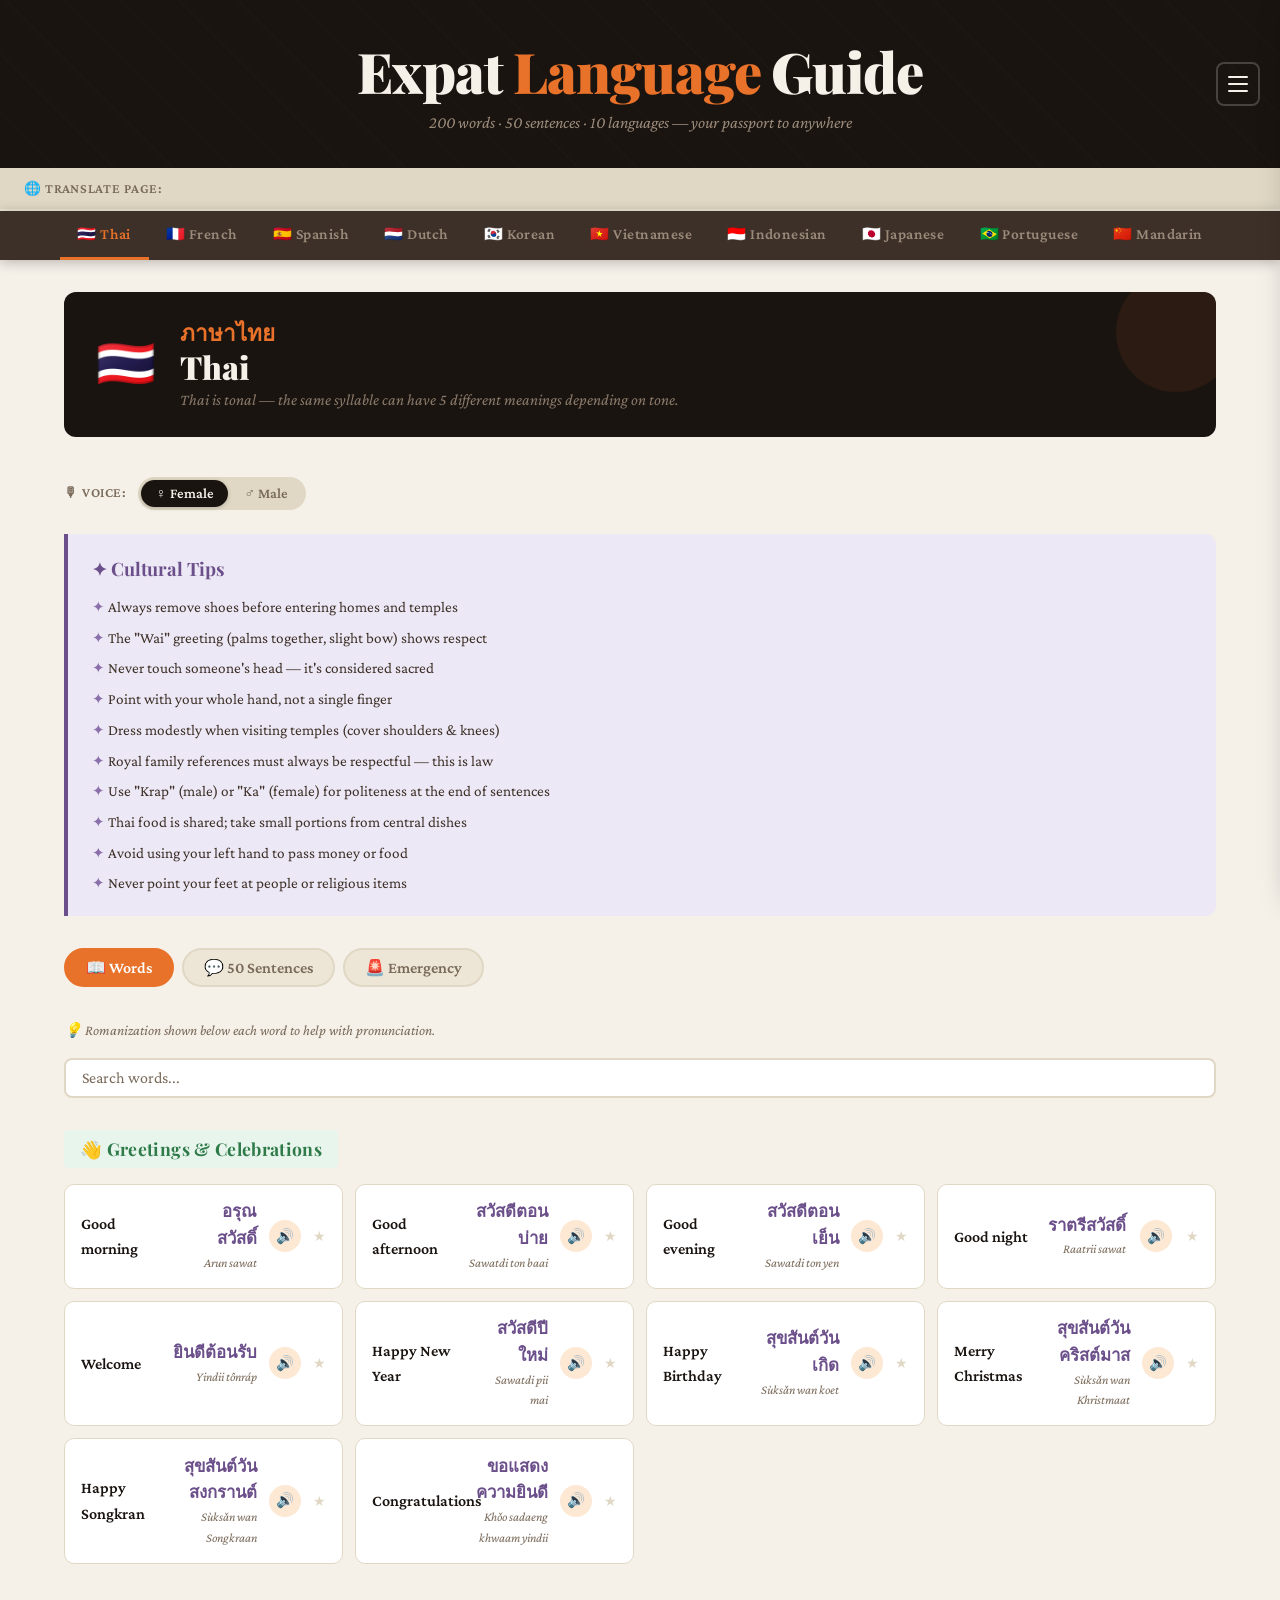
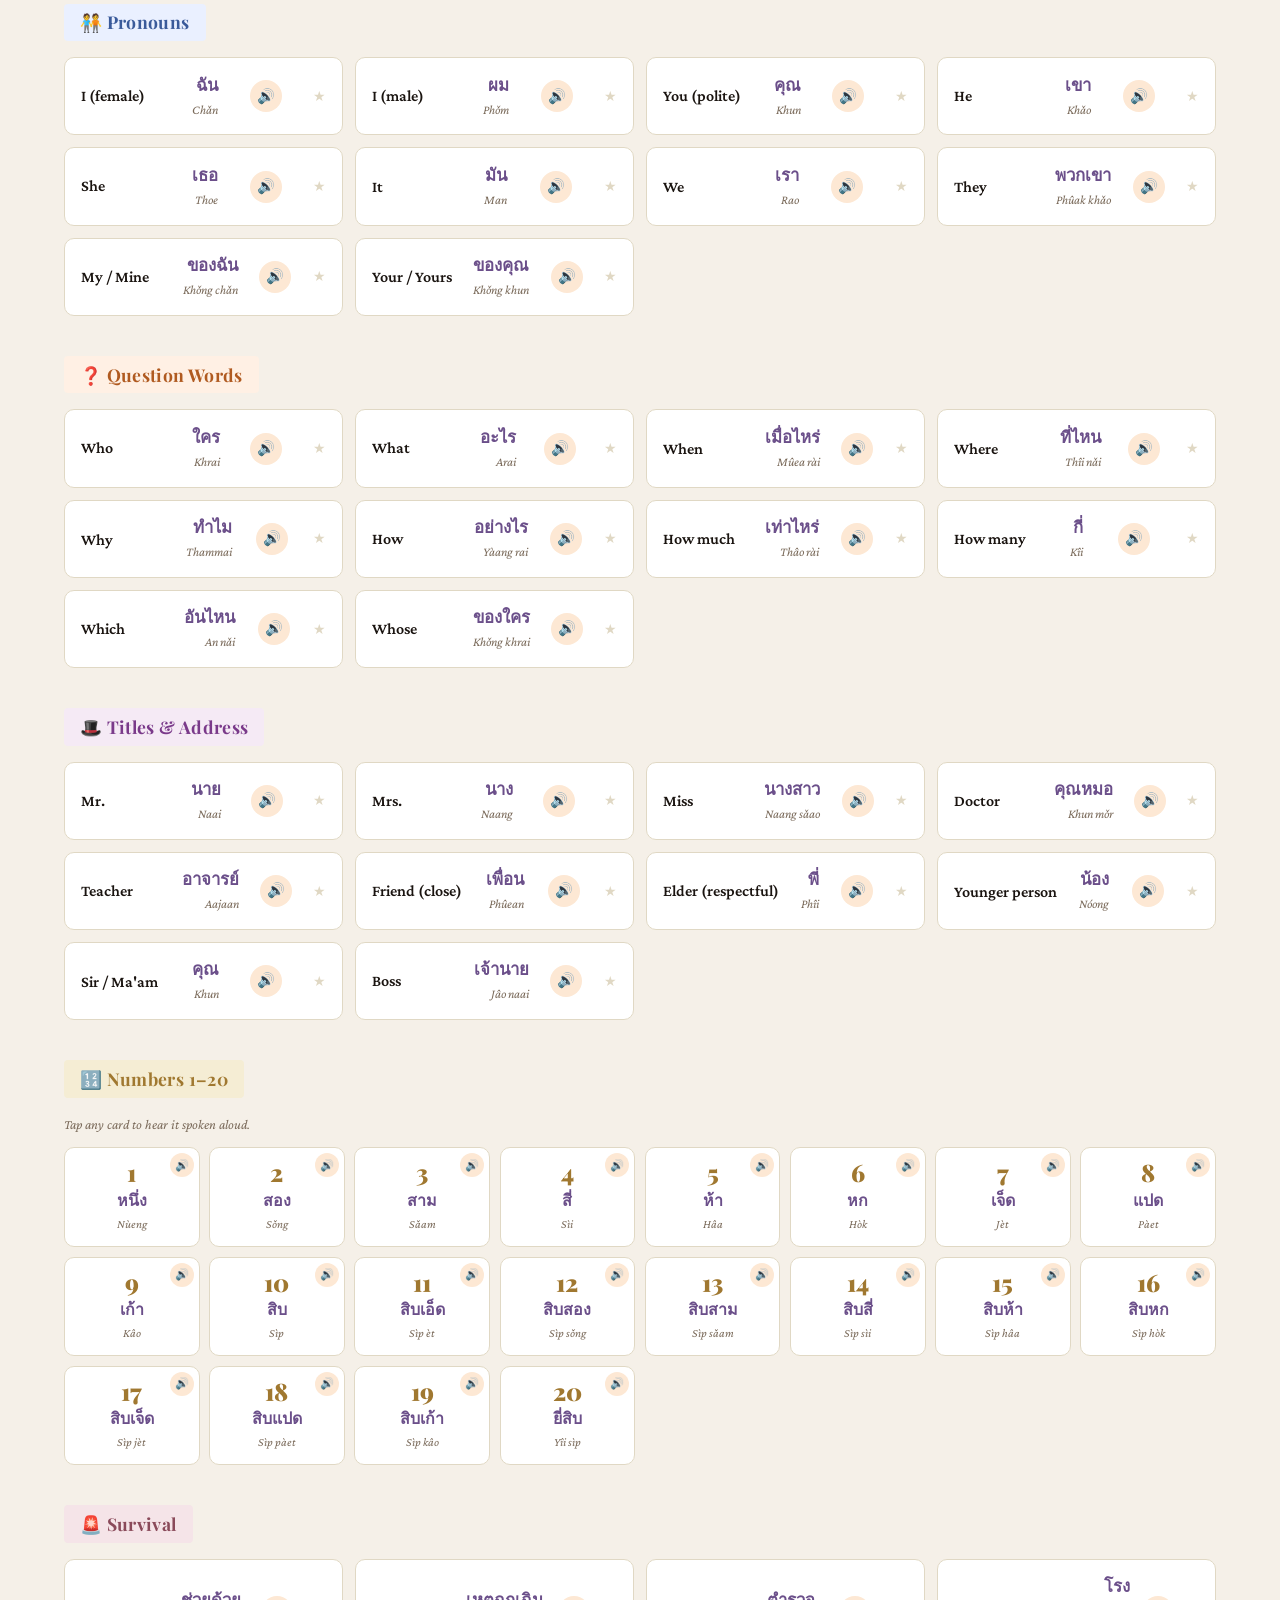
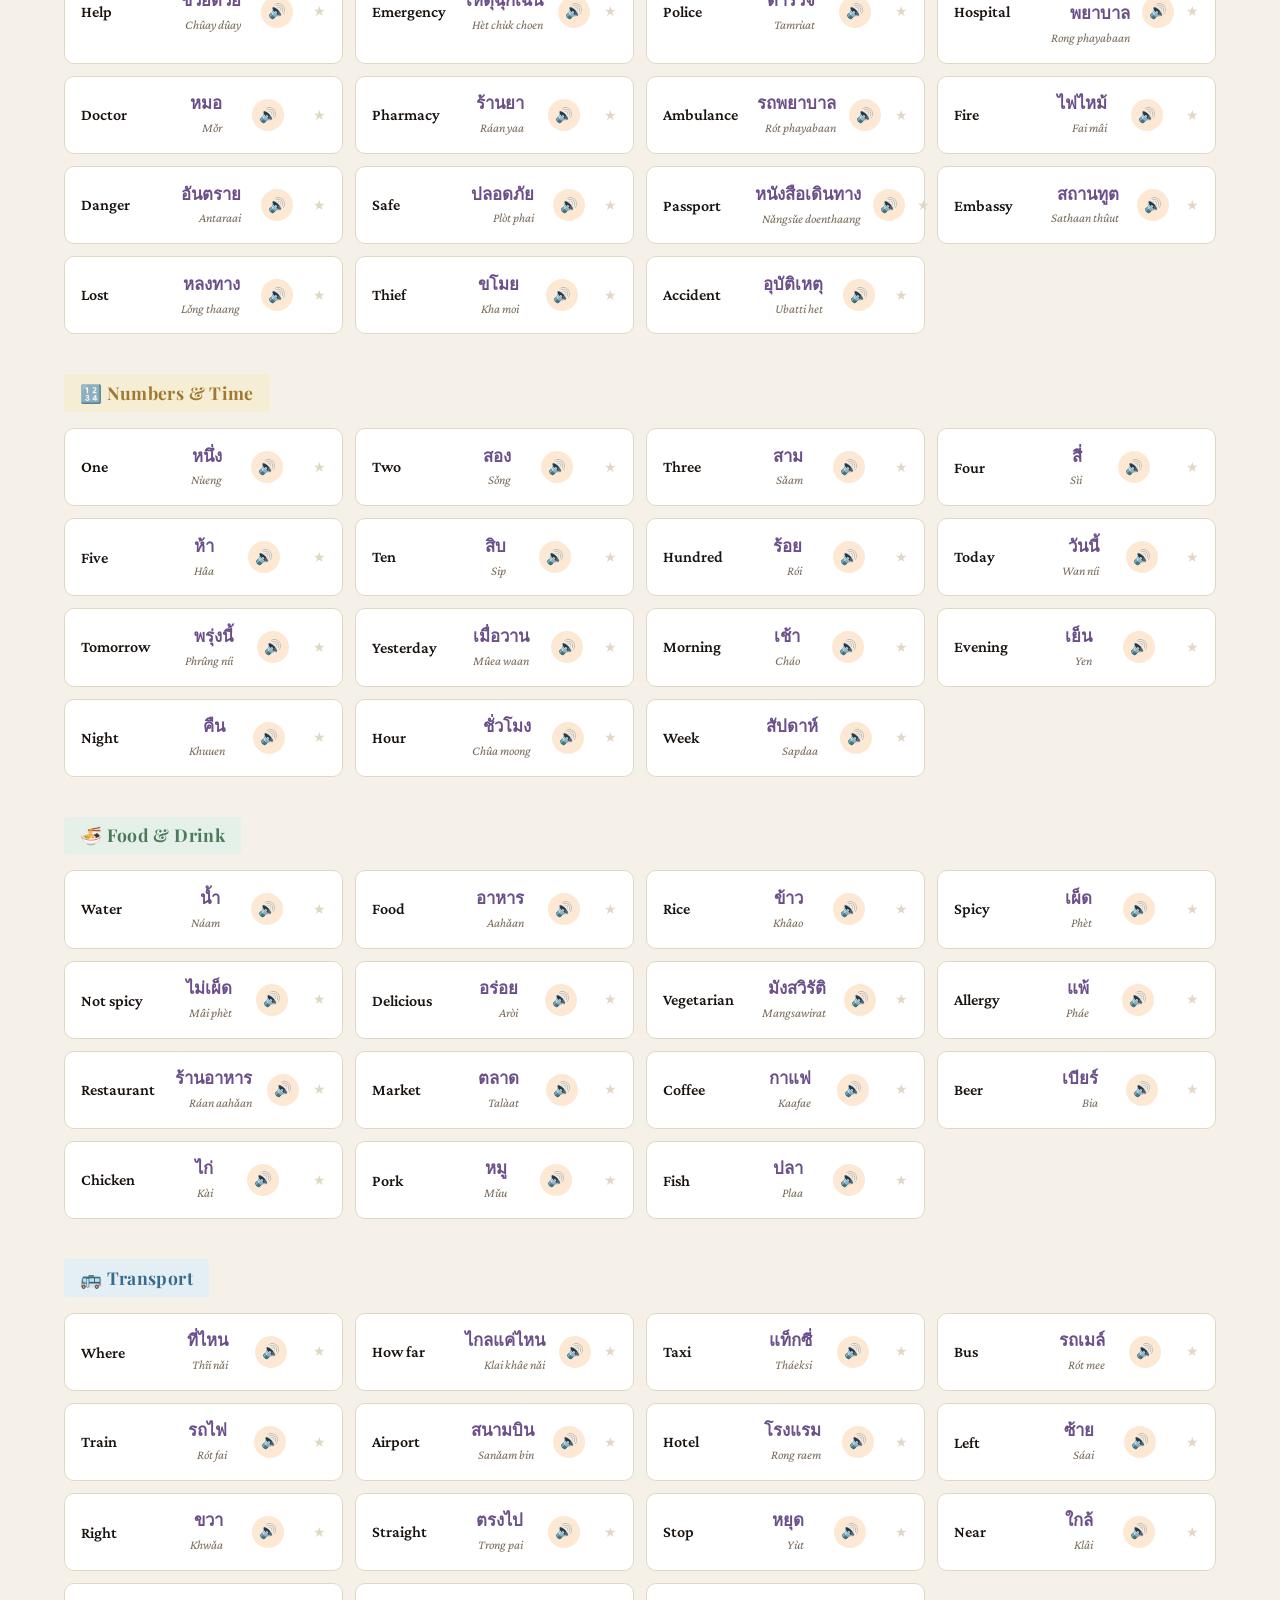
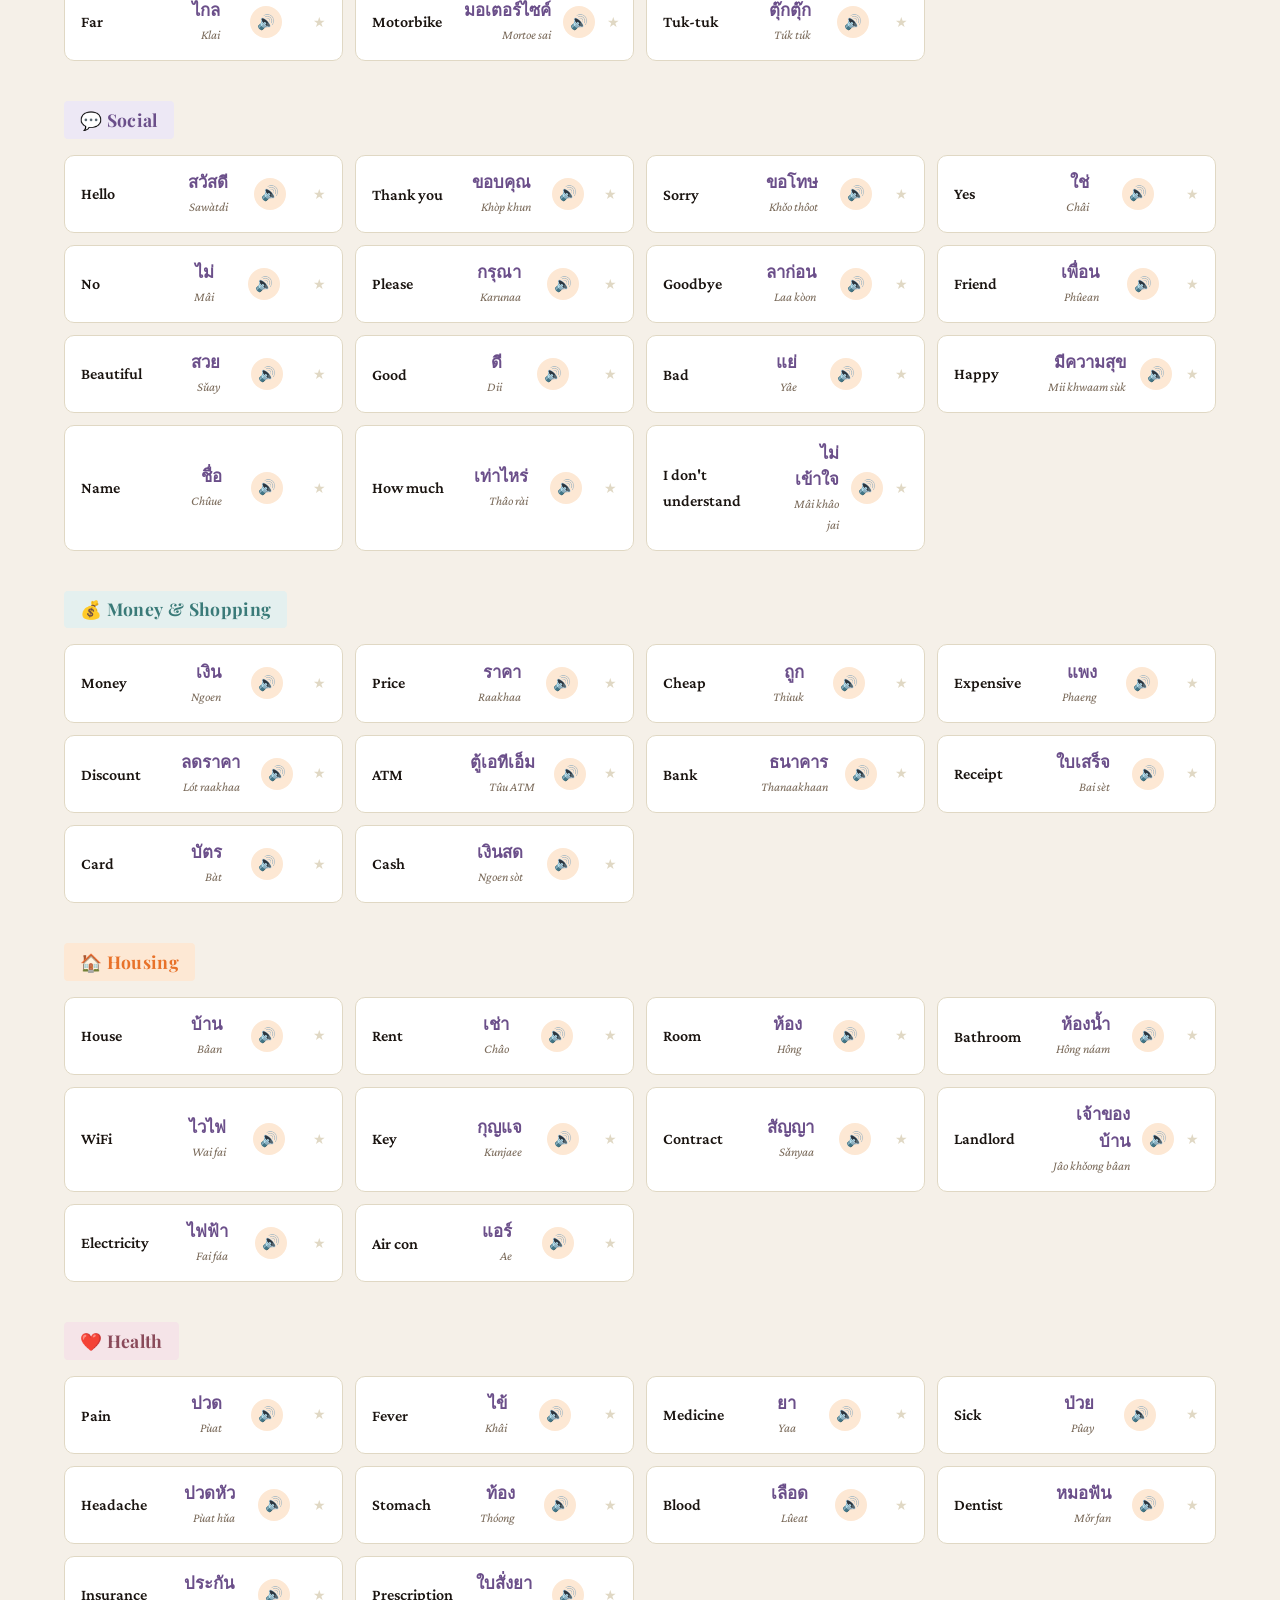
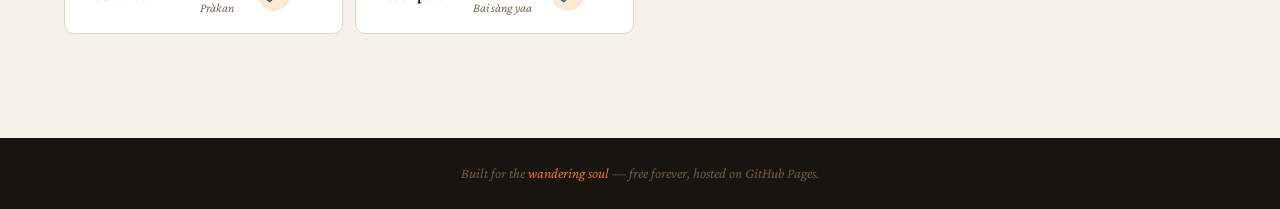
<file: index.html>
<!DOCTYPE html>
<html lang="en">
<head>
<meta charset="UTF-8">
<meta name="viewport" content="width=device-width, initial-scale=1.0">
<title>Expat Language Guide</title>
<link href="https://fonts.googleapis.com/css2?family=Playfair+Display:wght@400;700;900&family=Crimson+Pro:ital,wght@0,300;0,400;0,600;1,300&display=swap" rel="stylesheet">
<style>
  :root {
    --cream: #F5F0E8;
    --cream-dark: #EDE6D6;
    --cream-darker: #E0D8C4;
    --ink: #1A1410;
    --ink-soft: #3D3028;
    --ink-muted: #7A6A5A;
    --orange: #E8722A;
    --orange-light: #F0924A;
    --orange-pale: #FDE8D4;
    --purple: #6B4F8A;
    --purple-light: #8B6FAA;
    --purple-pale: #EDE8F5;
    --blue: #3A6B8A;
    --blue-light: #5A8BAA;
    --blue-pale: #E4EEF5;
    --green: #4A7A5A;
    --green-light: #6A9A7A;
    --green-pale: #E4F0E8;
    --teal: #3A7A78;
    --teal-pale: #E4F0EF;
    --rose: #8A4A5A;
    --rose-pale: #F5E4E8;
    --gold: #A07830;
    --gold-pale: #F5EDD4;
  }

  * { box-sizing: border-box; margin: 0; padding: 0; }

  body {
    background-color: var(--cream);
    color: var(--ink);
    font-family: 'Crimson Pro', Georgia, serif;
    font-size: 18px;
    line-height: 1.6;
    min-height: 100vh;
  }

  /* HEADER */
  header {
    background: var(--ink);
    padding: 2.5rem 2rem 2rem;
    text-align: center;
    position: relative;
    overflow: hidden;
  }
  header::before {
    content: '';
    position: absolute;
    inset: 0;
    background: repeating-linear-gradient(
      45deg,
      transparent,
      transparent 40px,
      rgba(232,114,42,0.04) 40px,
      rgba(232,114,42,0.04) 41px
    );
    pointer-events: none;
  }
  header h1 {
    font-family: 'Playfair Display', Georgia, serif;
    font-size: clamp(2rem, 5vw, 3.5rem);
    font-weight: 900;
    color: var(--cream);
    letter-spacing: -0.02em;
    line-height: 1.1;
  }
  header h1 span { color: var(--orange); }
  header p {
    color: var(--ink-muted);
    font-size: 1.05rem;
    margin-top: 0.5rem;
    font-style: italic;
    color: #9A8A7A;
  }

  /* LANGUAGE TABS */
  .lang-nav {
    background: var(--ink-soft);
    padding: 0 1rem;
    display: flex;
    flex-wrap: wrap;
    gap: 0;
    justify-content: center;
    position: sticky;
    top: 0;
    z-index: 100;
    box-shadow: 0 2px 12px rgba(0,0,0,0.25);
  }
  .lang-btn {
    background: none;
    border: none;
    color: #9A8A7A;
    font-family: 'Crimson Pro', serif;
    font-size: 0.95rem;
    font-weight: 600;
    padding: 0.85rem 1.1rem;
    cursor: pointer;
    transition: all 0.2s;
    letter-spacing: 0.03em;
    border-bottom: 3px solid transparent;
    white-space: nowrap;
  }
  .lang-btn:hover { color: var(--cream); }
  .lang-btn.active {
    color: var(--orange);
    border-bottom-color: var(--orange);
  }

  /* GOOGLE TRANSLATE BAR */
  .translate-bar {
    background: var(--cream-darker);
    border-bottom: 2px solid var(--cream-dark);
    padding: 0.6rem 1.5rem;
    display: flex;
    align-items: center;
    gap: 1rem;
    flex-wrap: wrap;
  }
  .translate-bar label {
    font-size: 0.85rem;
    font-weight: 600;
    color: var(--ink-muted);
    letter-spacing: 0.05em;
    text-transform: uppercase;
  }
  #google_translate_element { display: inline-block; }
  .goog-te-gadget-simple {
    background: white !important;
    border: 1.5px solid var(--orange) !important;
    border-radius: 4px !important;
    padding: 2px 8px !important;
    font-family: 'Crimson Pro', serif !important;
  }

  /* MAIN LAYOUT */
  main {
    max-width: 1200px;
    margin: 0 auto;
    padding: 2rem 1.5rem 4rem;
  }

  /* LANGUAGE PANEL */
  .lang-panel { display: none; }
  .lang-panel.active { display: block; }

  /* LANGUAGE HERO */
  .lang-hero {
    display: flex;
    align-items: center;
    gap: 1.5rem;
    margin-bottom: 2.5rem;
    padding: 1.5rem 2rem;
    background: var(--ink);
    border-radius: 12px;
    position: relative;
    overflow: hidden;
  }
  .lang-hero::after {
    content: '';
    position: absolute;
    right: -20px;
    top: -20px;
    width: 120px;
    height: 120px;
    border-radius: 50%;
    background: rgba(232,114,42,0.08);
  }
  .lang-flag { font-size: 3rem; line-height: 1; }
  .lang-hero-text h2 {
    font-family: 'Playfair Display', serif;
    font-size: 2rem;
    font-weight: 900;
    color: var(--cream);
    line-height: 1;
  }
  .lang-hero-text p {
    color: #8A7A6A;
    font-style: italic;
    font-size: 1rem;
    margin-top: 0.25rem;
  }
  .lang-hero-text .native-name {
    color: var(--orange);
    font-size: 1.4rem;
    font-weight: 600;
    font-style: normal;
  }

  /* SECTION TABS (Words / Sentences / Emergency) */
  .section-tabs {
    display: flex;
    gap: 0.5rem;
    margin-bottom: 2rem;
    flex-wrap: wrap;
  }
  .sec-btn {
    background: var(--cream-dark);
    border: 2px solid var(--cream-darker);
    color: var(--ink-muted);
    font-family: 'Crimson Pro', serif;
    font-size: 1rem;
    font-weight: 600;
    padding: 0.5rem 1.25rem;
    border-radius: 50px;
    cursor: pointer;
    transition: all 0.2s;
  }
  .sec-btn:hover { border-color: var(--orange); color: var(--orange); }
  .sec-btn.active {
    background: var(--orange);
    border-color: var(--orange);
    color: white;
  }

  .section-content { display: none; }
  .section-content.active { display: block; }

  /* CATEGORY LABEL */
  .category-block { margin-bottom: 2.5rem; }
  .category-label {
    display: inline-flex;
    align-items: center;
    gap: 0.5rem;
    font-family: 'Playfair Display', serif;
    font-size: 1.1rem;
    font-weight: 700;
    padding: 0.3rem 1rem;
    border-radius: 4px;
    margin-bottom: 1rem;
    letter-spacing: 0.02em;
  }

  /* CAT COLORS */
  .cat-survival  { background: var(--rose-pale);   color: var(--rose);   }
  .cat-numbers   { background: var(--gold-pale);   color: var(--gold);   }
  .cat-food      { background: var(--green-pale);  color: var(--green);  }
  .cat-transport { background: var(--blue-pale);   color: var(--blue);   }
  .cat-social    { background: var(--purple-pale); color: var(--purple); }
  .cat-money     { background: var(--teal-pale);   color: var(--teal);   }
  .cat-housing   { background: var(--orange-pale); color: var(--orange); }
  .cat-health    { background: var(--rose-pale);   color: var(--rose);   }
  .cat-time      { background: var(--gold-pale);   color: var(--gold);   }
  .cat-misc      { background: var(--cream-darker); color: var(--ink-soft); }

  /* WORD GRID */
  .word-grid {
    display: grid;
    grid-template-columns: repeat(auto-fill, minmax(260px, 1fr));
    gap: 0.75rem;
  }
  .word-card {
    background: white;
    border: 1.5px solid var(--cream-darker);
    border-radius: 10px;
    padding: 0.9rem 1rem;
    display: flex;
    align-items: center;
    justify-content: space-between;
    gap: 0.75rem;
    transition: all 0.18s;
    cursor: default;
  }
  .word-card:hover {
    border-color: var(--orange);
    box-shadow: 0 3px 12px rgba(232,114,42,0.12);
    transform: translateY(-1px);
  }
  .word-en {
    font-weight: 600;
    color: var(--ink);
    font-size: 1rem;
    min-width: 80px;
  }
  .word-translated {
    font-size: 1.05rem;
    color: var(--purple);
    font-weight: 600;
    text-align: right;
    flex: 1;
  }
  .word-roman {
    font-size: 0.8rem;
    color: var(--ink-muted);
    font-style: italic;
    text-align: right;
  }
  .word-right { text-align: right; }
  .speak-btn {
    background: var(--orange-pale);
    border: none;
    border-radius: 50%;
    width: 32px;
    height: 32px;
    cursor: pointer;
    font-size: 0.9rem;
    display: flex;
    align-items: center;
    justify-content: center;
    transition: all 0.15s;
    flex-shrink: 0;
    color: var(--orange);
  }
  .speak-btn:hover { background: var(--orange); color: white; transform: scale(1.1); }

  /* SENTENCE LIST */
  .sentence-list { display: flex; flex-direction: column; gap: 0.75rem; }
  .sentence-card {
    background: white;
    border: 1.5px solid var(--cream-darker);
    border-radius: 10px;
    padding: 1rem 1.25rem;
    display: flex;
    align-items: flex-start;
    gap: 1rem;
    transition: all 0.18s;
  }
  .sentence-card:hover {
    border-color: var(--blue);
    box-shadow: 0 3px 12px rgba(58,107,138,0.1);
  }
  .sentence-num {
    font-family: 'Playfair Display', serif;
    font-size: 1.1rem;
    font-weight: 700;
    color: var(--orange);
    min-width: 32px;
    padding-top: 2px;
  }
  .sentence-body { flex: 1; }
  .sentence-en { font-weight: 600; color: var(--ink); margin-bottom: 0.25rem; }
  .sentence-tr { color: var(--blue); font-size: 1.05rem; font-weight: 600; }
  .sentence-roman { font-size: 0.85rem; color: var(--ink-muted); font-style: italic; margin-top: 0.15rem; }

  /* EMERGENCY */
  .emergency-grid {
    display: grid;
    grid-template-columns: repeat(auto-fill, minmax(300px, 1fr));
    gap: 1rem;
  }
  .emergency-card {
    background: linear-gradient(135deg, #FFF5F0 0%, white 100%);
    border: 2px solid var(--orange);
    border-radius: 12px;
    padding: 1.1rem 1.25rem;
    transition: all 0.18s;
  }
  .emergency-card:hover { box-shadow: 0 4px 16px rgba(232,114,42,0.2); }
  .emergency-en { font-weight: 700; color: var(--ink); margin-bottom: 0.3rem; font-size: 1.05rem; }
  .emergency-tr { color: var(--orange); font-size: 1.1rem; font-weight: 700; }
  .emergency-roman { font-size: 0.85rem; color: var(--ink-muted); font-style: italic; margin-top: 0.15rem; }
  .emergency-speak {
    background: var(--orange);
    border: none;
    border-radius: 6px;
    color: white;
    font-family: 'Crimson Pro', serif;
    font-size: 0.9rem;
    font-weight: 600;
    padding: 0.3rem 0.75rem;
    cursor: pointer;
    margin-top: 0.6rem;
    transition: all 0.15s;
  }
  .emergency-speak:hover { background: var(--orange-light); transform: scale(1.02); }

  /* CULTURAL NOTES */
  .cultural-notes {
    background: var(--purple-pale);
    border-left: 4px solid var(--purple);
    border-radius: 0 10px 10px 0;
    padding: 1.25rem 1.5rem;
    margin-bottom: 2rem;
  }
  .cultural-notes h3 {
    font-family: 'Playfair Display', serif;
    font-weight: 700;
    color: var(--purple);
    margin-bottom: 0.75rem;
    font-size: 1.15rem;
  }
  .cultural-notes ul { list-style: none; display: flex; flex-direction: column; gap: 0.4rem; }
  .cultural-notes li::before { content: '✦  '; color: var(--purple-light); }
  .cultural-notes li { color: var(--ink-soft); font-size: 0.95rem; }

  /* FAVORITES */
  .fav-btn {
    background: none;
    border: none;
    cursor: pointer;
    font-size: 0.9rem;
    color: var(--cream-darker);
    transition: color 0.15s;
    padding: 0;
    line-height: 1;
  }
  .fav-btn.faved { color: var(--orange); }
  .fav-btn:hover { color: var(--orange-light); }

  /* SEARCH */
  .search-bar {
    display: flex;
    gap: 0.75rem;
    margin-bottom: 2rem;
    flex-wrap: wrap;
  }
  .search-input {
    flex: 1;
    min-width: 200px;
    background: white;
    border: 2px solid var(--cream-darker);
    border-radius: 8px;
    padding: 0.6rem 1rem;
    font-family: 'Crimson Pro', serif;
    font-size: 1rem;
    color: var(--ink);
    outline: none;
    transition: border-color 0.15s;
  }
  .search-input:focus { border-color: var(--orange); }
  .search-input::placeholder { color: var(--ink-muted); }

  /* FOOTER */
  footer {
    background: var(--ink);
    color: #6A5A4A;
    text-align: center;
    padding: 1.5rem;
    font-size: 0.9rem;
    font-style: italic;
  }
  footer span { color: var(--orange); }

  /* SCROLL ANIMATION */
  @keyframes fadeUp {
    from { opacity: 0; transform: translateY(16px); }
    to   { opacity: 1; transform: translateY(0); }
  }
  .lang-panel.active .word-card,
  .lang-panel.active .sentence-card,
  .lang-panel.active .emergency-card {
    animation: fadeUp 0.3s ease both;
  }

  @media (max-width: 600px) {
    header { padding: 1.5rem 1rem; }
    main { padding: 1.25rem 0.75rem 3rem; }
    .lang-btn { padding: 0.65rem 0.65rem; font-size: 0.82rem; }
    .word-grid { grid-template-columns: 1fr; }
  }

  /* ── HAMBURGER BUTTON ── */
  .hamburger {
    position: absolute;
    top: 50%;
    right: 1.25rem;
    transform: translateY(-50%);
    background: none;
    border: 2px solid rgba(255,255,255,0.2);
    border-radius: 8px;
    width: 44px;
    height: 44px;
    cursor: pointer;
    display: flex;
    flex-direction: column;
    align-items: center;
    justify-content: center;
    gap: 5px;
    transition: border-color 0.2s;
    z-index: 200;
  }
  .hamburger:hover { border-color: var(--orange); }
  .hamburger span {
    display: block;
    width: 20px;
    height: 2px;
    background: var(--cream);
    border-radius: 2px;
    transition: all 0.3s;
  }
  .hamburger.open span:nth-child(1) { transform: translateY(7px) rotate(45deg); }
  .hamburger.open span:nth-child(2) { opacity: 0; }
  .hamburger.open span:nth-child(3) { transform: translateY(-7px) rotate(-45deg); }

  /* ── DRAWER OVERLAY ── */
  .drawer-overlay {
    display: none;
    position: fixed;
    inset: 0;
    background: rgba(0,0,0,0.55);
    z-index: 300;
    backdrop-filter: blur(2px);
  }
  .drawer-overlay.open { display: block; }

  /* ── DRAWER PANEL ── */
  .drawer {
    position: fixed;
    top: 0;
    right: -320px;
    width: 300px;
    height: 100vh;
    background: var(--ink);
    z-index: 400;
    transition: right 0.35s cubic-bezier(0.4,0,0.2,1);
    overflow-y: auto;
    box-shadow: -4px 0 32px rgba(0,0,0,0.4);
    display: flex;
    flex-direction: column;
  }
  .drawer.open { right: 0; }
  .drawer-header {
    padding: 1.5rem 1.25rem 1rem;
    border-bottom: 1px solid rgba(255,255,255,0.08);
    display: flex;
    align-items: center;
    justify-content: space-between;
  }
  .drawer-header h3 {
    font-family: 'Playfair Display', serif;
    color: var(--cream);
    font-size: 1.2rem;
    font-weight: 700;
  }
  .drawer-close {
    background: none;
    border: none;
    color: var(--ink-muted);
    font-size: 1.4rem;
    cursor: pointer;
    line-height: 1;
    padding: 0.25rem;
    transition: color 0.15s;
  }
  .drawer-close:hover { color: var(--orange); }
  .drawer-label {
    padding: 1rem 1.25rem 0.4rem;
    font-size: 0.72rem;
    font-weight: 700;
    letter-spacing: 0.1em;
    text-transform: uppercase;
    color: var(--ink-muted);
  }
  .drawer-lang-btn {
    display: flex;
    align-items: center;
    gap: 0.75rem;
    width: 100%;
    background: none;
    border: none;
    color: #9A8A7A;
    font-family: 'Crimson Pro', serif;
    font-size: 1.05rem;
    font-weight: 600;
    padding: 0.7rem 1.25rem;
    cursor: pointer;
    transition: all 0.18s;
    text-align: left;
    border-left: 3px solid transparent;
  }
  .drawer-lang-btn:hover { background: rgba(255,255,255,0.05); color: var(--cream); }
  .drawer-lang-btn.active {
    color: var(--orange);
    border-left-color: var(--orange);
    background: rgba(232,114,42,0.08);
  }
  .drawer-lang-btn .flag { font-size: 1.3rem; }

  /* ── VOICE TOGGLE ── */
  .voice-toggle-wrap {
    display: flex;
    align-items: center;
    gap: 0.75rem;
    margin-bottom: 1.5rem;
    flex-wrap: wrap;
  }
  .voice-toggle-label {
    font-size: 0.85rem;
    font-weight: 600;
    color: var(--ink-muted);
    letter-spacing: 0.04em;
    text-transform: uppercase;
  }
  .voice-toggle {
    display: flex;
    background: var(--cream-darker);
    border-radius: 50px;
    padding: 3px;
    gap: 2px;
  }
  .voice-btn {
    background: none;
    border: none;
    border-radius: 50px;
    padding: 0.3rem 0.9rem;
    font-family: 'Crimson Pro', serif;
    font-size: 0.9rem;
    font-weight: 600;
    cursor: pointer;
    transition: all 0.2s;
    color: var(--ink-muted);
  }
  .voice-btn.active {
    background: var(--ink);
    color: var(--cream);
    box-shadow: 0 1px 4px rgba(0,0,0,0.2);
  }

  /* ── NEW CATEGORY COLORS ── */
  .cat-pronouns  { background: #EAF0FF; color: #3A5A9A; }
  .cat-questions { background: #FFF0E4; color: #B05A20; }
  .cat-greetings { background: #E8F5EC; color: #2E7A48; }
  .cat-titles    { background: #F5EAF5; color: #7A3A8A; }
  .cat-numbers20 { background: var(--gold-pale); color: var(--gold); }

  /* ── NUMBER DRILL GRID ── */
  .number-grid {
    display: grid;
    grid-template-columns: repeat(auto-fill, minmax(120px, 1fr));
    gap: 0.6rem;
  }
  .number-card {
    background: white;
    border: 1.5px solid var(--cream-darker);
    border-radius: 10px;
    padding: 0.75rem 0.5rem;
    text-align: center;
    cursor: pointer;
    transition: all 0.18s;
    position: relative;
  }
  .number-card:hover {
    border-color: var(--gold);
    box-shadow: 0 3px 10px rgba(160,120,48,0.15);
    transform: translateY(-1px);
  }
  .number-digit {
    font-family: 'Playfair Display', serif;
    font-size: 1.5rem;
    font-weight: 900;
    color: var(--gold);
    line-height: 1;
  }
  .number-tr {
    font-size: 1rem;
    font-weight: 600;
    color: var(--purple);
    margin-top: 0.2rem;
  }
  .number-rom {
    font-size: 0.75rem;
    color: var(--ink-muted);
    font-style: italic;
    margin-top: 0.1rem;
  }
  .number-card .speak-btn {
    position: absolute;
    top: 5px;
    right: 5px;
    width: 24px;
    height: 24px;
    font-size: 0.7rem;
  }

  /* ── SECTION HEADING ── */
  .subsection-title {
    font-family: 'Playfair Display', serif;
    font-size: 1.25rem;
    font-weight: 700;
    color: var(--ink);
    margin: 2rem 0 1rem;
    padding-bottom: 0.4rem;
    border-bottom: 2px solid var(--cream-darker);
    display: flex;
    align-items: center;
    gap: 0.5rem;
  }
</style>
</head>
<body>

<header>
  <h1>Expat <span>Language</span> Guide</h1>
  <p>200 words · 50 sentences · 10 languages — your passport to anywhere</p>
  <button class="hamburger" id="hamburgerBtn" onclick="toggleDrawer()" aria-label="Open language menu">
    <span></span><span></span><span></span>
  </button>
</header>

<!-- DRAWER OVERLAY -->
<div class="drawer-overlay" id="drawerOverlay" onclick="closeDrawer()"></div>

<!-- DRAWER -->
<nav class="drawer" id="drawer">
  <div class="drawer-header">
    <h3>🌏 Languages</h3>
    <button class="drawer-close" onclick="closeDrawer()">✕</button>
  </div>
  <div class="drawer-label">Choose a Language</div>
  <button class="drawer-lang-btn active" onclick="switchLang('th');closeDrawer()"><span class="flag">🇹🇭</span> Thai</button>
  <button class="drawer-lang-btn" onclick="switchLang('fr');closeDrawer()"><span class="flag">🇫🇷</span> French</button>
  <button class="drawer-lang-btn" onclick="switchLang('es');closeDrawer()"><span class="flag">🇪🇸</span> Spanish</button>
  <button class="drawer-lang-btn" onclick="switchLang('nl');closeDrawer()"><span class="flag">🇳🇱</span> Dutch</button>
  <button class="drawer-lang-btn" onclick="switchLang('ko');closeDrawer()"><span class="flag">🇰🇷</span> Korean</button>
  <button class="drawer-lang-btn" onclick="switchLang('vi');closeDrawer()"><span class="flag">🇻🇳</span> Vietnamese</button>
  <button class="drawer-lang-btn" onclick="switchLang('id');closeDrawer()"><span class="flag">🇮🇩</span> Indonesian</button>
  <button class="drawer-lang-btn" onclick="switchLang('ja');closeDrawer()"><span class="flag">🇯🇵</span> Japanese</button>
  <button class="drawer-lang-btn" onclick="switchLang('pt');closeDrawer()"><span class="flag">🇧🇷</span> Portuguese</button>
  <button class="drawer-lang-btn" onclick="switchLang('zh');closeDrawer()"><span class="flag">🇨🇳</span> Mandarin</button>
</nav>

<!-- GOOGLE TRANSLATE -->
<div class="translate-bar">
  <label>🌐 Translate Page:</label>
  <div id="google_translate_element"></div>
</div>

<!-- LANGUAGE NAV -->
<nav class="lang-nav" id="langNav">
  <button class="lang-btn active" onclick="switchLang('th')">🇹🇭 Thai</button>
  <button class="lang-btn" onclick="switchLang('fr')">🇫🇷 French</button>
  <button class="lang-btn" onclick="switchLang('es')">🇪🇸 Spanish</button>
  <button class="lang-btn" onclick="switchLang('nl')">🇳🇱 Dutch</button>
  <button class="lang-btn" onclick="switchLang('ko')">🇰🇷 Korean</button>
  <button class="lang-btn" onclick="switchLang('vi')">🇻🇳 Vietnamese</button>
  <button class="lang-btn" onclick="switchLang('id')">🇮🇩 Indonesian</button>
  <button class="lang-btn" onclick="switchLang('ja')">🇯🇵 Japanese</button>
  <button class="lang-btn" onclick="switchLang('pt')">🇧🇷 Portuguese</button>
  <button class="lang-btn" onclick="switchLang('zh')">🇨🇳 Mandarin</button>
</nav>

<main id="mainContent"></main>

<footer>Built for the <span>wandering soul</span> — free forever, hosted on GitHub Pages.</footer>

<!-- GOOGLE TRANSLATE SCRIPT -->
<script type="text/javascript">
function googleTranslateElementInit() {
  new google.translate.TranslateElement({
    pageLanguage: 'en',
    includedLanguages: 'th,fr,es,nl,ko,vi,id,ja,pt,zh-CN',
    layout: google.translate.TranslateElement.InlineLayout.SIMPLE
  }, 'google_translate_element');
}
</script>
<script src="//translate.google.com/translate_a/element.js?cb=googleTranslateElementInit"></script>

<script>
// ─────────────────────────────────────────────
// DATA
// ─────────────────────────────────────────────
const LANGS = {
  th: {
    name: 'Thai', flag: '🇹🇭', native: 'ภาษาไทย',
    voiceCode: 'th-TH',
    voiceGender: 'female',
    tip: 'Thai is tonal — the same syllable can have 5 different meanings depending on tone.',
    cultural: [
    'Always remove shoes before entering homes and temples',
      'The "Wai" greeting (palms together, slight bow) shows respect',
      'Never touch someone\'s head — it\'s considered sacred',
      'Point with your whole hand, not a single finger',
      'Dress modestly when visiting temples (cover shoulders & knees)',
      'Royal family references must always be respectful — this is law',
      'Use "Krap" (male) or "Ka" (female) for politeness at the end of sentences',
      'Thai food is shared; take small portions from central dishes',
      'Avoid using your left hand to pass money or food',
      'Never point your feet at people or religious items'
    ],
    categories: {
      '👋 Greetings & Celebrations': {cls:'cat-greetings', words:[
        {en:'Good morning',tr:'อรุณสวัสดิ์',rom:'Arun sawat'},
        {en:'Good afternoon',tr:'สวัสดีตอนบ่าย',rom:'Sawatdi ton baai'},
        {en:'Good evening',tr:'สวัสดีตอนเย็น',rom:'Sawatdi ton yen'},
        {en:'Good night',tr:'ราตรีสวัสดิ์',rom:'Raatrii sawat'},
        {en:'Welcome',tr:'ยินดีต้อนรับ',rom:'Yindii tônráp'},
        {en:'Happy New Year',tr:'สวัสดีปีใหม่',rom:'Sawatdi pii mai'},
        {en:'Happy Birthday',tr:'สุขสันต์วันเกิด',rom:'Sùksǎn wan koet'},
        {en:'Merry Christmas',tr:'สุขสันต์วันคริสต์มาส',rom:'Sùksǎn wan Khristmaat'},
        {en:'Happy Songkran',tr:'สุขสันต์วันสงกรานต์',rom:'Sùksǎn wan Songkraan'},
        {en:'Congratulations',tr:'ขอแสดงความยินดี',rom:'Khǒo sadaeng khwaam yindii'},
      ]},
      '🧑‍🤝‍🧑 Pronouns': {cls:'cat-pronouns', words:[
        {en:'I (female)',tr:'ฉัน',rom:'Chǎn'},
        {en:'I (male)',tr:'ผม',rom:'Phǒm'},
        {en:'You (polite)',tr:'คุณ',rom:'Khun'},
        {en:'He',tr:'เขา',rom:'Khǎo'},
        {en:'She',tr:'เธอ',rom:'Thoe'},
        {en:'It',tr:'มัน',rom:'Man'},
        {en:'We',tr:'เรา',rom:'Rao'},
        {en:'They',tr:'พวกเขา',rom:'Phûak khǎo'},
        {en:'My / Mine',tr:'ของฉัน',rom:'Khǒng chǎn'},
        {en:'Your / Yours',tr:'ของคุณ',rom:'Khǒng khun'},
      ]},
      '❓ Question Words': {cls:'cat-questions', words:[
        {en:'Who',tr:'ใคร',rom:'Khrai'},
        {en:'What',tr:'อะไร',rom:'Arai'},
        {en:'When',tr:'เมื่อไหร่',rom:'Mûea rài'},
        {en:'Where',tr:'ที่ไหน',rom:'Thîi nǎi'},
        {en:'Why',tr:'ทำไม',rom:'Thammai'},
        {en:'How',tr:'อย่างไร',rom:'Yàang rai'},
        {en:'How much',tr:'เท่าไหร่',rom:'Thâo rài'},
        {en:'How many',tr:'กี่',rom:'Kîi'},
        {en:'Which',tr:'อันไหน',rom:'An nǎi'},
        {en:'Whose',tr:'ของใคร',rom:'Khǒng khrai'},
      ]},
      '🎩 Titles & Address': {cls:'cat-titles', words:[
        {en:'Mr.',tr:'นาย',rom:'Naai'},
        {en:'Mrs.',tr:'นาง',rom:'Naang'},
        {en:'Miss',tr:'นางสาว',rom:'Naang sǎao'},
        {en:'Doctor',tr:'คุณหมอ',rom:'Khun mǒr'},
        {en:'Teacher',tr:'อาจารย์',rom:'Aajaan'},
        {en:'Friend (close)',tr:'เพื่อน',rom:'Phûean'},
        {en:'Elder (respectful)',tr:'พี่',rom:'Phîi'},
        {en:'Younger person',tr:'น้อง',rom:'Nóong'},
        {en:'Sir / Ma\'am',tr:'คุณ',rom:'Khun'},
        {en:'Boss',tr:'เจ้านาย',rom:'Jâo naai'},
      ]},
      '🔢 Numbers 1–20': {cls:'cat-numbers20', words:[
        {en:'1',tr:'หนึ่ง',rom:'Nùeng'},{en:'2',tr:'สอง',rom:'Sǒng'},{en:'3',tr:'สาม',rom:'Sǎam'},
        {en:'4',tr:'สี่',rom:'Sìi'},{en:'5',tr:'ห้า',rom:'Hâa'},{en:'6',tr:'หก',rom:'Hòk'},
        {en:'7',tr:'เจ็ด',rom:'Jèt'},{en:'8',tr:'แปด',rom:'Pàet'},{en:'9',tr:'เก้า',rom:'Kâo'},
        {en:'10',tr:'สิบ',rom:'Sìp'},{en:'11',tr:'สิบเอ็ด',rom:'Sìp èt'},{en:'12',tr:'สิบสอง',rom:'Sìp sǒng'},
        {en:'13',tr:'สิบสาม',rom:'Sìp sǎam'},{en:'14',tr:'สิบสี่',rom:'Sìp sìi'},{en:'15',tr:'สิบห้า',rom:'Sìp hâa'},
        {en:'16',tr:'สิบหก',rom:'Sìp hòk'},{en:'17',tr:'สิบเจ็ด',rom:'Sìp jèt'},{en:'18',tr:'สิบแปด',rom:'Sìp pàet'},
        {en:'19',tr:'สิบเก้า',rom:'Sìp kâo'},{en:'20',tr:'ยี่สิบ',rom:'Yîi sìp'},
      ]},
      '🚨 Survival': {cls:'cat-survival', words:[
        {en:'Help',tr:'ช่วยด้วย',rom:'Chûay dûay'},
        {en:'Emergency',tr:'เหตุฉุกเฉิน',rom:'Hèt chùk choen'},
        {en:'Police',tr:'ตำรวจ',rom:'Tamrùat'},
        {en:'Hospital',tr:'โรงพยาบาล',rom:'Rong phayabaan'},
        {en:'Doctor',tr:'หมอ',rom:'Mǒr'},
        {en:'Pharmacy',tr:'ร้านยา',rom:'Ráan yaa'},
        {en:'Ambulance',tr:'รถพยาบาล',rom:'Rót phayabaan'},
        {en:'Fire',tr:'ไฟไหม้',rom:'Fai mâi'},
        {en:'Danger',tr:'อันตราย',rom:'Antaraai'},
        {en:'Safe',tr:'ปลอดภัย',rom:'Plòt phai'},
        {en:'Passport',tr:'หนังสือเดินทาง',rom:'Nǎngsǔe doenthaang'},
        {en:'Embassy',tr:'สถานทูต',rom:'Sathaan thûut'},
        {en:'Lost',tr:'หลงทาง',rom:'Lǒng thaang'},
        {en:'Thief',tr:'ขโมย',rom:'Kha moi'},
        {en:'Accident',tr:'อุบัติเหตุ',rom:'Ubatti het'},
      ]},
      '🔢 Numbers & Time': {cls:'cat-numbers', words:[
        {en:'One',tr:'หนึ่ง',rom:'Nùeng'},
        {en:'Two',tr:'สอง',rom:'Sǒng'},
        {en:'Three',tr:'สาม',rom:'Sǎam'},
        {en:'Four',tr:'สี่',rom:'Sìi'},
        {en:'Five',tr:'ห้า',rom:'Hâa'},
        {en:'Ten',tr:'สิบ',rom:'Sip'},
        {en:'Hundred',tr:'ร้อย',rom:'Rói'},
        {en:'Today',tr:'วันนี้',rom:'Wan níi'},
        {en:'Tomorrow',tr:'พรุ่งนี้',rom:'Phrûng níi'},
        {en:'Yesterday',tr:'เมื่อวาน',rom:'Mûea waan'},
        {en:'Morning',tr:'เช้า',rom:'Cháo'},
        {en:'Evening',tr:'เย็น',rom:'Yen'},
        {en:'Night',tr:'คืน',rom:'Khuuen'},
        {en:'Hour',tr:'ชั่วโมง',rom:'Chûa moong'},
        {en:'Week',tr:'สัปดาห์',rom:'Sapdaa'},
      ]},
      '🍜 Food & Drink': {cls:'cat-food', words:[
        {en:'Water',tr:'น้ำ',rom:'Náam'},
        {en:'Food',tr:'อาหาร',rom:'Aahǎan'},
        {en:'Rice',tr:'ข้าว',rom:'Khâao'},
        {en:'Spicy',tr:'เผ็ด',rom:'Phèt'},
        {en:'Not spicy',tr:'ไม่เผ็ด',rom:'Mâi phèt'},
        {en:'Delicious',tr:'อร่อย',rom:'Aròi'},
        {en:'Vegetarian',tr:'มังสวิรัติ',rom:'Mangsawirat'},
        {en:'Allergy',tr:'แพ้',rom:'Pháe'},
        {en:'Restaurant',tr:'ร้านอาหาร',rom:'Ráan aahǎan'},
        {en:'Market',tr:'ตลาด',rom:'Talàat'},
        {en:'Coffee',tr:'กาแฟ',rom:'Kaafae'},
        {en:'Beer',tr:'เบียร์',rom:'Bia'},
        {en:'Chicken',tr:'ไก่',rom:'Kài'},
        {en:'Pork',tr:'หมู',rom:'Mǔu'},
        {en:'Fish',tr:'ปลา',rom:'Plaa'},
      ]},
      '🚌 Transport': {cls:'cat-transport', words:[
        {en:'Where',tr:'ที่ไหน',rom:'Thîi nǎi'},
        {en:'How far',tr:'ไกลแค่ไหน',rom:'Klai khâe nǎi'},
        {en:'Taxi',tr:'แท็กซี่',rom:'Tháeksi'},
        {en:'Bus',tr:'รถเมล์',rom:'Rót mee'},
        {en:'Train',tr:'รถไฟ',rom:'Rót fai'},
        {en:'Airport',tr:'สนามบิน',rom:'Sanǎam bin'},
        {en:'Hotel',tr:'โรงแรม',rom:'Rong raem'},
        {en:'Left',tr:'ซ้าย',rom:'Sáai'},
        {en:'Right',tr:'ขวา',rom:'Khwǎa'},
        {en:'Straight',tr:'ตรงไป',rom:'Trong pai'},
        {en:'Stop',tr:'หยุด',rom:'Yùt'},
        {en:'Near',tr:'ใกล้',rom:'Klâi'},
        {en:'Far',tr:'ไกล',rom:'Klai'},
        {en:'Motorbike',tr:'มอเตอร์ไซค์',rom:'Mortoe sai'},
        {en:'Tuk-tuk',tr:'ตุ๊กตุ๊ก',rom:'Túk túk'},
      ]},
      '💬 Social': {cls:'cat-social', words:[
        {en:'Hello',tr:'สวัสดี',rom:'Sawàtdi'},
        {en:'Thank you',tr:'ขอบคุณ',rom:'Khòp khun'},
        {en:'Sorry',tr:'ขอโทษ',rom:'Khǒo thôot'},
        {en:'Yes',tr:'ใช่',rom:'Châi'},
        {en:'No',tr:'ไม่',rom:'Mâi'},
        {en:'Please',tr:'กรุณา',rom:'Karunaa'},
        {en:'Goodbye',tr:'ลาก่อน',rom:'Laa kòon'},
        {en:'Friend',tr:'เพื่อน',rom:'Phûean'},
        {en:'Beautiful',tr:'สวย',rom:'Sǔay'},
        {en:'Good',tr:'ดี',rom:'Dii'},
        {en:'Bad',tr:'แย่',rom:'Yâe'},
        {en:'Happy',tr:'มีความสุข',rom:'Mii khwaam sùk'},
        {en:'Name',tr:'ชื่อ',rom:'Chûue'},
        {en:'How much',tr:'เท่าไหร่',rom:'Thâo rài'},
        {en:'I don\'t understand',tr:'ไม่เข้าใจ',rom:'Mâi khâo jai'},
      ]},
      '💰 Money & Shopping': {cls:'cat-money', words:[
        {en:'Money',tr:'เงิน',rom:'Ngoen'},
        {en:'Price',tr:'ราคา',rom:'Raakhaa'},
        {en:'Cheap',tr:'ถูก',rom:'Thùuk'},
        {en:'Expensive',tr:'แพง',rom:'Phaeng'},
        {en:'Discount',tr:'ลดราคา',rom:'Lót raakhaa'},
        {en:'ATM',tr:'ตู้เอทีเอ็ม',rom:'Tûu ATM'},
        {en:'Bank',tr:'ธนาคาร',rom:'Thanaakhaan'},
        {en:'Receipt',tr:'ใบเสร็จ',rom:'Bai sèt'},
        {en:'Card',tr:'บัตร',rom:'Bàt'},
        {en:'Cash',tr:'เงินสด',rom:'Ngoen sòt'},
      ]},
      '🏠 Housing': {cls:'cat-housing', words:[
        {en:'House',tr:'บ้าน',rom:'Bâan'},
        {en:'Rent',tr:'เช่า',rom:'Châo'},
        {en:'Room',tr:'ห้อง',rom:'Hông'},
        {en:'Bathroom',tr:'ห้องน้ำ',rom:'Hông náam'},
        {en:'WiFi',tr:'ไวไฟ',rom:'Wai fai'},
        {en:'Key',tr:'กุญแจ',rom:'Kunjaee'},
        {en:'Contract',tr:'สัญญา',rom:'Sǎnyaa'},
        {en:'Landlord',tr:'เจ้าของบ้าน',rom:'Jâo khǒong bâan'},
        {en:'Electricity',tr:'ไฟฟ้า',rom:'Fai fáa'},
        {en:'Air con',tr:'แอร์',rom:'Ae'},
      ]},
      '❤️ Health': {cls:'cat-health', words:[
        {en:'Pain',tr:'ปวด',rom:'Pùat'},
        {en:'Fever',tr:'ไข้',rom:'Khâi'},
        {en:'Medicine',tr:'ยา',rom:'Yaa'},
        {en:'Sick',tr:'ป่วย',rom:'Pûay'},
        {en:'Headache',tr:'ปวดหัว',rom:'Pùat hǔa'},
        {en:'Stomach',tr:'ท้อง',rom:'Thóong'},
        {en:'Blood',tr:'เลือด',rom:'Lûeat'},
        {en:'Dentist',tr:'หมอฟัน',rom:'Mǒr fan'},
        {en:'Insurance',tr:'ประกัน',rom:'Pràkan'},
        {en:'Prescription',tr:'ใบสั่งยา',rom:'Bai sàng yaa'},
      ]},
    },
    sentences: [
      {en:'Where is the nearest hospital?',tr:'โรงพยาบาลที่ใกล้ที่สุดอยู่ที่ไหน?',rom:'Rong phayabaan thîi klâi thîi sùt yùu thîi nǎi?'},
      {en:'I need a doctor.',tr:'ฉันต้องการหมอ',rom:'Chǎn tôongkaan mǒr'},
      {en:'How much does this cost?',tr:'อันนี้ราคาเท่าไหร่?',rom:'An níi raakhaa thâo rài?'},
      {en:'I would like this, please.',tr:'ฉันต้องการอันนี้',rom:'Chǎn tôongkaan an níi'},
      {en:'Can you lower the price?',tr:'ลดราคาได้ไหม?',rom:'Lót raakhaa dâi mǎi?'},
      {en:'Where is the bathroom?',tr:'ห้องน้ำอยู่ที่ไหน?',rom:'Hông náam yùu thîi nǎi?'},
      {en:'Please call the police.',tr:'กรุณาโทรเรียกตำรวจ',rom:'Karunaa thoo rîak tamrùat'},
      {en:'I am lost.',tr:'ฉันหลงทาง',rom:'Chǎn lǒng thaang'},
      {en:'Please take me to this address.',tr:'กรุณาพาฉันไปที่อยู่นี้',rom:'Karunaa phaa chǎn pai thîi yùu níi'},
      {en:'I do not eat meat.',tr:'ฉันไม่กินเนื้อ',rom:'Chǎn mâi kin núea'},
      {en:'Do you speak English?',tr:'คุณพูดภาษาอังกฤษได้ไหม?',rom:'Khun phûut phaasǎa Angkrit dâi mǎi?'},
      {en:'I don\'t understand.',tr:'ฉันไม่เข้าใจ',rom:'Chǎn mâi khâo jai'},
      {en:'Please speak slowly.',tr:'กรุณาพูดช้าๆ',rom:'Karunaa phûut cháa cháa'},
      {en:'Can you write it down?',tr:'คุณเขียนให้ฉันได้ไหม?',rom:'Khun khǐan hâi chǎn dâi mǎi?'},
      {en:'I am allergic to peanuts.',tr:'ฉันแพ้ถั่ว',rom:'Chǎn pháe thùa'},
      {en:'Where can I exchange money?',tr:'ฉันสามารถแลกเงินได้ที่ไหน?',rom:'Chǎn sǎamâat lâek ngoen dâi thîi nǎi?'},
      {en:'What is the WiFi password?',tr:'รหัสไวไฟคืออะไร?',rom:'Rahat wai fai khuue arai?'},
      {en:'I would like to rent this apartment.',tr:'ฉันต้องการเช่าอพาร์ตเมนต์นี้',rom:'Chǎn tôongkaan châo aparmentmén níi'},
      {en:'Is this price negotiable?',tr:'ราคานี้ต่อรองได้ไหม?',rom:'Raakhaa níi tòoraawng dâi mǎi?'},
      {en:'I need an ambulance.',tr:'ฉันต้องการรถพยาบาล',rom:'Chǎn tôongkaan rót phayabaan'},
      {en:'Where is the nearest ATM?',tr:'ตู้ ATM ที่ใกล้ที่สุดอยู่ที่ไหน?',rom:'Tûu ATM thîi klâi thîi sùt yùu thîi nǎi?'},
      {en:'Can I get a receipt?',tr:'ขอใบเสร็จได้ไหม?',rom:'Khǒo bai sèt dâi mǎi?'},
      {en:'What time does it open?',tr:'เปิดกี่โมง?',rom:'Pòoet kîi moong?'},
      {en:'What time does it close?',tr:'ปิดกี่โมง?',rom:'Pìt kîi moong?'},
      {en:'Do you have a menu in English?',tr:'คุณมีเมนูภาษาอังกฤษไหม?',rom:'Khun mii meenuu phaasǎa Angkrit mǎi?'},
      {en:'I would like the bill, please.',tr:'ขอบิลด้วย',rom:'Khǒo bin dûay'},
      {en:'Is there air conditioning?',tr:'มีแอร์ไหม?',rom:'Mii ae mǎi?'},
      {en:'Please turn on the AC.',tr:'กรุณาเปิดแอร์',rom:'Karunaa pòoet ae'},
      {en:'This is an emergency!',tr:'นี่คือเหตุฉุกเฉิน!',rom:'Nîi khuue hèt chùk choen!'},
      {en:'Call an ambulance!',tr:'โทรเรียกรถพยาบาล!',rom:'Thoo rîak rót phayabaan!'},
      {en:'I have a reservation.',tr:'ฉันมีการจอง',rom:'Chǎn mii kaan joong'},
      {en:'Do you accept credit cards?',tr:'รับบัตรเครดิตไหม?',rom:'Ráp bàt khredit mǎi?'},
      {en:'Where is the train station?',tr:'สถานีรถไฟอยู่ที่ไหน?',rom:'Sathǎanii rót fai yùu thîi nǎi?'},
      {en:'I want to go to the airport.',tr:'ฉันต้องการไปสนามบิน',rom:'Chǎn tôongkaan pai sanǎam bin'},
      {en:'How long will it take?',tr:'จะใช้เวลานานแค่ไหน?',rom:'Jà chái weelaa naan khâe nǎi?'},
      {en:'What is your name?',tr:'คุณชื่ออะไร?',rom:'Khun chûue arai?'},
      {en:'My name is...',tr:'ฉันชื่อ...',rom:'Chǎn chûue...'},
      {en:'Nice to meet you.',tr:'ยินดีที่ได้รู้จัก',rom:'Yindii thîi dâi rúuják'},
      {en:'I am from America.',tr:'ฉันมาจากอเมริกา',rom:'Chǎn maa jàak Amerika'},
      {en:'I live here now.',tr:'ฉันอาศัยอยู่ที่นี่',rom:'Chǎn aasǎi yùu thîi nîi'},
      {en:'Can you help me?',tr:'คุณช่วยฉันได้ไหม?',rom:'Khun chûay chǎn dâi mǎi?'},
      {en:'I need a translator.',tr:'ฉันต้องการล่าม',rom:'Chǎn tôongkaan lâam'},
      {en:'Is it safe here?',tr:'ที่นี่ปลอดภัยไหม?',rom:'Thîi nîi plòt phai mǎi?'},
      {en:'I need help with my visa.',tr:'ฉันต้องการความช่วยเหลือเรื่องวีซ่า',rom:'Chǎn tôongkaan khwaam chûuaylǔea rûeang wiisâa'},
      {en:'Where is the embassy?',tr:'สถานทูตอยู่ที่ไหน?',rom:'Sathaan thûut yùu thîi nǎi?'},
      {en:'I feel sick.',tr:'ฉันรู้สึกไม่สบาย',rom:'Chǎn rúusùk mâi sabai'},
      {en:'I have a headache.',tr:'ฉันปวดหัว',rom:'Chǎn pùat hǔa'},
      {en:'Do you have this in another size?',tr:'มีขนาดอื่นไหม?',rom:'Mii khanàat ùuen mǎi?'},
      {en:'Thank you very much.',tr:'ขอบคุณมาก',rom:'Khòp khun mâak'},
      {en:'You are very kind.',tr:'คุณใจดีมาก',rom:'Khun jai dii mâak'},
    ],
    emergency: [
      {en:'Help me!',tr:'ช่วยด้วย!',rom:'Chûay dûay!'},
      {en:'Call the police!',tr:'โทรเรียกตำรวจ!',rom:'Thoo rîak tamrùat!'},
      {en:'I am having a heart attack.',tr:'ฉันกำลังหัวใจวาย',rom:'Chǎn kamlang hǔajai waai'},
      {en:'I am lost and need help.',tr:'ฉันหลงทางและต้องการความช่วยเหลือ',rom:'Chǎn lǒng thaang láe tôongkaan khwaam chûuaylǔea'},
      {en:'Someone stole my bag.',tr:'มีคนขโมยกระเป๋าของฉัน',rom:'Mii khon kha moi krapǎo khǒong chǎn'},
      {en:'I need an ambulance now.',tr:'ฉันต้องการรถพยาบาลทันที',rom:'Chǎn tôongkaan rót phayabaan thanthi'},
      {en:'Fire! Get out!',tr:'ไฟไหม้! ออกไป!',rom:'Fai mâi! Òk pai!'},
      {en:'I am in danger.',tr:'ฉันอยู่ในอันตราย',rom:'Chǎn yùu nai antaraai'},
    ]
  },
  fr: {
    name: 'French', flag: '🇫🇷', native: 'Français',
    voiceCode: 'fr-FR',
    voiceGender: 'female',
    tip: 'French is spoken on 5 continents. Mastering it opens doors from Paris to Martinique to Senegal.',
    cultural: [
     'Greet with "Bonjour" before anything — skipping it is considered rude',
      'Cheek kisses (la bise) are a common greeting between friends',
      'Punctuality is appreciated in professional settings',
      'Bread is sacred — never waste it or place it upside down',
      'Say "Bonjour" and "Au revoir" when entering or leaving shops',
      'Sunday is family day — many businesses close',
      'Bread is often placed directly on the tablecloth, not a side plate',
      'Keep your voice low in public spaces and restaurants',
      'Service is included; "Service Compris" means no tip is required',
      'Maintain eye contact when clinking glasses for a toast'
    ],
    categories: {
      '👋 Greetings & Celebrations': {cls:'cat-greetings', words:[
        {en:'Good morning',tr:'Bonjour',rom:''},
        {en:'Good afternoon',tr:'Bon après-midi',rom:''},
        {en:'Good evening',tr:'Bonsoir',rom:''},
        {en:'Good night',tr:'Bonne nuit',rom:''},
        {en:'Welcome',tr:'Bienvenue',rom:''},
        {en:'Happy New Year',tr:'Bonne année',rom:''},
        {en:'Happy Birthday',tr:'Joyeux anniversaire',rom:''},
        {en:'Merry Christmas',tr:'Joyeux Noël',rom:''},
        {en:'Happy Easter',tr:'Joyeuses Pâques',rom:''},
        {en:'Congratulations',tr:'Félicitations',rom:''},
      ]},
      '🧑‍🤝‍🧑 Pronouns': {cls:'cat-pronouns', words:[
        {en:'I',tr:'Je',rom:''},{en:'You (informal)',tr:'Tu',rom:''},{en:'You (formal)',tr:'Vous',rom:''},
        {en:'He',tr:'Il',rom:''},{en:'She',tr:'Elle',rom:''},{en:'It',tr:'Ça',rom:''},
        {en:'We',tr:'Nous',rom:''},{en:'They (m)',tr:'Ils',rom:''},{en:'They (f)',tr:'Elles',rom:''},
        {en:'My / Mine',tr:'Mon / Ma / Mes',rom:''},
      ]},
      '❓ Question Words': {cls:'cat-questions', words:[
        {en:'Who',tr:'Qui',rom:''},{en:'What',tr:'Quoi / Que',rom:''},{en:'When',tr:'Quand',rom:''},
        {en:'Where',tr:'Où',rom:''},{en:'Why',tr:'Pourquoi',rom:''},{en:'How',tr:'Comment',rom:''},
        {en:'How much',tr:'Combien',rom:''},{en:'How many',tr:'Combien de',rom:''},
        {en:'Which',tr:'Quel / Quelle',rom:''},{en:'Whose',tr:'À qui',rom:''},
      ]},
      '🎩 Titles & Address': {cls:'cat-titles', words:[
        {en:'Mr.',tr:'Monsieur',rom:''},{en:'Mrs.',tr:'Madame',rom:''},{en:'Miss',tr:'Mademoiselle',rom:''},
        {en:'Doctor',tr:'Docteur',rom:''},{en:'Professor',tr:'Professeur',rom:''},
        {en:'Friend',tr:'Ami(e)',rom:''},{en:'Sir',tr:'Monsieur',rom:''},
        {en:'Ma\'am',tr:'Madame',rom:''},{en:'Boss',tr:'Patron(ne)',rom:''},
        {en:'Colleague',tr:'Collègue',rom:''},
      ]},
      '🔢 Numbers 1–20': {cls:'cat-numbers20', words:[
        {en:'1',tr:'Un',rom:''},{en:'2',tr:'Deux',rom:''},{en:'3',tr:'Trois',rom:''},
        {en:'4',tr:'Quatre',rom:''},{en:'5',tr:'Cinq',rom:''},{en:'6',tr:'Six',rom:''},
        {en:'7',tr:'Sept',rom:''},{en:'8',tr:'Huit',rom:''},{en:'9',tr:'Neuf',rom:''},
        {en:'10',tr:'Dix',rom:''},{en:'11',tr:'Onze',rom:''},{en:'12',tr:'Douze',rom:''},
        {en:'13',tr:'Treize',rom:''},{en:'14',tr:'Quatorze',rom:''},{en:'15',tr:'Quinze',rom:''},
        {en:'16',tr:'Seize',rom:''},{en:'17',tr:'Dix-sept',rom:''},{en:'18',tr:'Dix-huit',rom:''},
        {en:'19',tr:'Dix-neuf',rom:''},{en:'20',tr:'Vingt',rom:''},
      ]},
      '🚨 Survival': {cls:'cat-survival', words:[
        {en:'Help',tr:'Au secours',rom:''},
        {en:'Emergency',tr:'Urgence',rom:''},
        {en:'Police',tr:'Police',rom:''},
        {en:'Hospital',tr:'Hôpital',rom:''},
        {en:'Doctor',tr:'Médecin',rom:''},
        {en:'Pharmacy',tr:'Pharmacie',rom:''},
        {en:'Ambulance',tr:'Ambulance',rom:''},
        {en:'Fire',tr:'Incendie',rom:''},
        {en:'Danger',tr:'Danger',rom:''},
        {en:'Safe',tr:'En sécurité',rom:''},
        {en:'Passport',tr:'Passeport',rom:''},
        {en:'Embassy',tr:'Ambassade',rom:''},
        {en:'Lost',tr:'Perdu(e)',rom:''},
        {en:'Thief',tr:'Voleur',rom:''},
        {en:'Accident',tr:'Accident',rom:''},
      ]},
      '🔢 Numbers & Time': {cls:'cat-numbers', words:[
        {en:'One',tr:'Un',rom:''},{en:'Two',tr:'Deux',rom:''},{en:'Three',tr:'Trois',rom:''},{en:'Four',tr:'Quatre',rom:''},{en:'Five',tr:'Cinq',rom:''},
        {en:'Ten',tr:'Dix',rom:''},{en:'Hundred',tr:'Cent',rom:''},
        {en:'Today',tr:'Aujourd\'hui',rom:''},{en:'Tomorrow',tr:'Demain',rom:''},{en:'Yesterday',tr:'Hier',rom:''},
        {en:'Morning',tr:'Matin',rom:''},{en:'Evening',tr:'Soir',rom:''},{en:'Night',tr:'Nuit',rom:''},
        {en:'Hour',tr:'Heure',rom:''},{en:'Week',tr:'Semaine',rom:''},
      ]},
      '🍜 Food & Drink': {cls:'cat-food', words:[
        {en:'Water',tr:'Eau',rom:''},{en:'Food',tr:'Nourriture',rom:''},{en:'Rice',tr:'Riz',rom:''},
        {en:'Spicy',tr:'Épicé',rom:''},{en:'Not spicy',tr:'Pas épicé',rom:''},{en:'Delicious',tr:'Délicieux',rom:''},
        {en:'Vegetarian',tr:'Végétarien',rom:''},{en:'Allergy',tr:'Allergie',rom:''},
        {en:'Restaurant',tr:'Restaurant',rom:''},{en:'Market',tr:'Marché',rom:''},
        {en:'Coffee',tr:'Café',rom:''},{en:'Beer',tr:'Bière',rom:''},
        {en:'Chicken',tr:'Poulet',rom:''},{en:'Pork',tr:'Porc',rom:''},{en:'Fish',tr:'Poisson',rom:''},
      ]},
      '🚌 Transport': {cls:'cat-transport', words:[
        {en:'Where',tr:'Où',rom:''},{en:'How far',tr:'À quelle distance',rom:''},
        {en:'Taxi',tr:'Taxi',rom:''},{en:'Bus',tr:'Bus',rom:''},{en:'Train',tr:'Train',rom:''},
        {en:'Airport',tr:'Aéroport',rom:''},{en:'Hotel',tr:'Hôtel',rom:''},
        {en:'Left',tr:'Gauche',rom:''},{en:'Right',tr:'Droite',rom:''},{en:'Straight',tr:'Tout droit',rom:''},
        {en:'Stop',tr:'Arrêt',rom:''},{en:'Near',tr:'Près',rom:''},{en:'Far',tr:'Loin',rom:''},
        {en:'Subway',tr:'Métro',rom:''},{en:'Car',tr:'Voiture',rom:''},
      ]},
      '💬 Social': {cls:'cat-social', words:[
        {en:'Hello',tr:'Bonjour',rom:''},{en:'Thank you',tr:'Merci',rom:''},{en:'Sorry',tr:'Désolé(e)',rom:''},
        {en:'Yes',tr:'Oui',rom:''},{en:'No',tr:'Non',rom:''},{en:'Please',tr:'S\'il vous plaît',rom:''},
        {en:'Goodbye',tr:'Au revoir',rom:''},{en:'Friend',tr:'Ami(e)',rom:''},
        {en:'Beautiful',tr:'Beau/Belle',rom:''},{en:'Good',tr:'Bon',rom:''},
        {en:'Bad',tr:'Mauvais',rom:''},{en:'Happy',tr:'Heureux/Heureuse',rom:''},
        {en:'Name',tr:'Nom',rom:''},{en:'How much',tr:'Combien',rom:''},
        {en:'I don\'t understand',tr:'Je ne comprends pas',rom:''},
      ]},
      '💰 Money': {cls:'cat-money', words:[
        {en:'Money',tr:'Argent',rom:''},{en:'Price',tr:'Prix',rom:''},{en:'Cheap',tr:'Pas cher',rom:''},
        {en:'Expensive',tr:'Cher',rom:''},{en:'Discount',tr:'Réduction',rom:''},
        {en:'ATM',tr:'Distributeur',rom:''},{en:'Bank',tr:'Banque',rom:''},
        {en:'Receipt',tr:'Reçu',rom:''},{en:'Card',tr:'Carte',rom:''},{en:'Cash',tr:'Espèces',rom:''},
      ]},
      '🏠 Housing': {cls:'cat-housing', words:[
        {en:'House',tr:'Maison',rom:''},{en:'Rent',tr:'Loyer',rom:''},{en:'Room',tr:'Chambre',rom:''},
        {en:'Bathroom',tr:'Salle de bain',rom:''},{en:'WiFi',tr:'WiFi',rom:''},
        {en:'Key',tr:'Clé',rom:''},{en:'Contract',tr:'Contrat',rom:''},
        {en:'Landlord',tr:'Propriétaire',rom:''},{en:'Electricity',tr:'Électricité',rom:''},{en:'Air con',tr:'Climatisation',rom:''},
      ]},
      '❤️ Health': {cls:'cat-health', words:[
        {en:'Pain',tr:'Douleur',rom:''},{en:'Fever',tr:'Fièvre',rom:''},{en:'Medicine',tr:'Médicament',rom:''},
        {en:'Sick',tr:'Malade',rom:''},{en:'Headache',tr:'Mal de tête',rom:''},
        {en:'Stomach',tr:'Estomac',rom:''},{en:'Blood',tr:'Sang',rom:''},
        {en:'Dentist',tr:'Dentiste',rom:''},{en:'Insurance',tr:'Assurance',rom:''},{en:'Prescription',tr:'Ordonnance',rom:''},
      ]},
    },
    sentences: [
      {en:'Where is the nearest hospital?',tr:'Où est l\'hôpital le plus proche?',rom:''},
      {en:'I need a doctor.',tr:'J\'ai besoin d\'un médecin.',rom:''},
      {en:'How much does this cost?',tr:'Combien ça coûte?',rom:''},
      {en:'I would like this, please.',tr:'Je voudrais ceci, s\'il vous plaît.',rom:''},
      {en:'Can you lower the price?',tr:'Pouvez-vous baisser le prix?',rom:''},
      {en:'Where is the bathroom?',tr:'Où sont les toilettes?',rom:''},
      {en:'Please call the police.',tr:'Appelez la police, s\'il vous plaît.',rom:''},
      {en:'I am lost.',tr:'Je suis perdu(e).',rom:''},
      {en:'Please take me to this address.',tr:'Emmenez-moi à cette adresse, s\'il vous plaît.',rom:''},
      {en:'I do not eat meat.',tr:'Je ne mange pas de viande.',rom:''},
      {en:'Do you speak English?',tr:'Parlez-vous anglais?',rom:''},
      {en:'I don\'t understand.',tr:'Je ne comprends pas.',rom:''},
      {en:'Please speak slowly.',tr:'Parlez lentement, s\'il vous plaît.',rom:''},
      {en:'Can you write it down?',tr:'Pouvez-vous l\'écrire?',rom:''},
      {en:'I am allergic to peanuts.',tr:'Je suis allergique aux arachides.',rom:''},
      {en:'Where can I exchange money?',tr:'Où puis-je changer de l\'argent?',rom:''},
      {en:'What is the WiFi password?',tr:'Quel est le mot de passe WiFi?',rom:''},
      {en:'I would like to rent this apartment.',tr:'Je voudrais louer cet appartement.',rom:''},
      {en:'Is this price negotiable?',tr:'Ce prix est-il négociable?',rom:''},
      {en:'I need an ambulance.',tr:'J\'ai besoin d\'une ambulance.',rom:''},
      {en:'Where is the nearest ATM?',tr:'Où est le distributeur le plus proche?',rom:''},
      {en:'Can I get a receipt?',tr:'Puis-je avoir un reçu?',rom:''},
      {en:'What time does it open?',tr:'À quelle heure ça ouvre?',rom:''},
      {en:'What time does it close?',tr:'À quelle heure ça ferme?',rom:''},
      {en:'Do you have a menu in English?',tr:'Avez-vous un menu en anglais?',rom:''},
      {en:'I would like the bill, please.',tr:'L\'addition, s\'il vous plaît.',rom:''},
      {en:'Is there air conditioning?',tr:'Y a-t-il la climatisation?',rom:''},
      {en:'This is an emergency!',tr:'C\'est une urgence!',rom:''},
      {en:'Call an ambulance!',tr:'Appelez une ambulance!',rom:''},
      {en:'I have a reservation.',tr:'J\'ai une réservation.',rom:''},
      {en:'Do you accept credit cards?',tr:'Acceptez-vous les cartes de crédit?',rom:''},
      {en:'Where is the train station?',tr:'Où est la gare?',rom:''},
      {en:'I want to go to the airport.',tr:'Je veux aller à l\'aéroport.',rom:''},
      {en:'How long will it take?',tr:'Combien de temps cela prendra-t-il?',rom:''},
      {en:'What is your name?',tr:'Comment vous appelez-vous?',rom:''},
      {en:'My name is...',tr:'Je m\'appelle...',rom:''},
      {en:'Nice to meet you.',tr:'Enchanté(e).',rom:''},
      {en:'I am from America.',tr:'Je viens d\'Amérique.',rom:''},
      {en:'I live here now.',tr:'J\'habite ici maintenant.',rom:''},
      {en:'Can you help me?',tr:'Pouvez-vous m\'aider?',rom:''},
      {en:'I need a translator.',tr:'J\'ai besoin d\'un traducteur.',rom:''},
      {en:'Is it safe here?',tr:'Est-ce sûr ici?',rom:''},
      {en:'I need help with my visa.',tr:'J\'ai besoin d\'aide pour mon visa.',rom:''},
      {en:'Where is the embassy?',tr:'Où est l\'ambassade?',rom:''},
      {en:'I feel sick.',tr:'Je ne me sens pas bien.',rom:''},
      {en:'I have a headache.',tr:'J\'ai mal à la tête.',rom:''},
      {en:'Do you have this in another size?',tr:'Avez-vous ceci dans une autre taille?',rom:''},
      {en:'Thank you very much.',tr:'Merci beaucoup.',rom:''},
      {en:'You are very kind.',tr:'Vous êtes très gentil(le).',rom:''},
      {en:'Please speak more slowly.',tr:'Parlez plus lentement, s\'il vous plaît.',rom:''},
    ],
    emergency: [
      {en:'Help me!',tr:'Au secours!',rom:''},
      {en:'Call the police!',tr:'Appelez la police!',rom:''},
      {en:'I am having a heart attack.',tr:'Je fais une crise cardiaque.',rom:''},
      {en:'I am lost and need help.',tr:'Je suis perdu(e) et j\'ai besoin d\'aide.',rom:''},
      {en:'Someone stole my bag.',tr:'On m\'a volé mon sac.',rom:''},
      {en:'I need an ambulance now.',tr:'J\'ai besoin d\'une ambulance maintenant.',rom:''},
      {en:'Fire! Get out!',tr:'Feu! Sortez!',rom:''},
      {en:'I am in danger.',tr:'Je suis en danger.',rom:''},
    ]
  },
  es: {
    name: 'Spanish', flag: '🇪🇸', native: 'Español',
    voiceCode: 'es-ES',
    voiceGender: 'female',
    tip: 'Spanish is the official language of 20 countries. Learning it unlocks Latin America, Spain, and more.',
    cultural: [
     'Greet with a handshake or a single cheek kiss depending on the country',
      'Meal times run late — lunch at 2–3pm, dinner at 9–10pm in Spain',
      '"Siesta" culture means some businesses close in the afternoon',
      'Personal space is smaller — standing close is normal',
      'Family is central to social life; expect invitations to family events',
      'Saying "provecho" (enjoy your meal) to strangers eating is polite',
      'Stay for "Sobremesa" — talking at the table long after a meal',
      'It is common and polite to warmly greet or pat children on the head',
      'Tipping is minimal; locals usually just leave small change',
      'Use only the first of a person\'s two surnames in formal settings'
    ],
    categories: {
      '👋 Greetings & Celebrations': {cls:'cat-greetings', words:[
        {en:'Good morning',tr:'Buenos días',rom:''},{en:'Good afternoon',tr:'Buenas tardes',rom:''},
        {en:'Good evening',tr:'Buenas noches',rom:''},{en:'Good night',tr:'Buenas noches',rom:''},
        {en:'Welcome',tr:'Bienvenido/a',rom:''},{en:'Happy New Year',tr:'Feliz Año Nuevo',rom:''},
        {en:'Happy Birthday',tr:'Feliz cumpleaños',rom:''},{en:'Merry Christmas',tr:'Feliz Navidad',rom:''},
        {en:'Happy Easter',tr:'Felices Pascuas',rom:''},{en:'Congratulations',tr:'Felicidades',rom:''},
      ]},
      '🧑‍🤝‍🧑 Pronouns': {cls:'cat-pronouns', words:[
        {en:'I',tr:'Yo',rom:''},{en:'You (informal)',tr:'Tú',rom:''},{en:'You (formal)',tr:'Usted',rom:''},
        {en:'He',tr:'Él',rom:''},{en:'She',tr:'Ella',rom:''},{en:'It',tr:'Eso',rom:''},
        {en:'We',tr:'Nosotros',rom:''},{en:'They',tr:'Ellos/Ellas',rom:''},
        {en:'You all',tr:'Vosotros / Ustedes',rom:''},{en:'My / Mine',tr:'Mi / Mío',rom:''},
      ]},
      '❓ Question Words': {cls:'cat-questions', words:[
        {en:'Who',tr:'Quién',rom:''},{en:'What',tr:'Qué',rom:''},{en:'When',tr:'Cuándo',rom:''},
        {en:'Where',tr:'Dónde',rom:''},{en:'Why',tr:'Por qué',rom:''},{en:'How',tr:'Cómo',rom:''},
        {en:'How much',tr:'Cuánto',rom:''},{en:'How many',tr:'Cuántos',rom:''},
        {en:'Which',tr:'Cuál',rom:''},{en:'Whose',tr:'De quién',rom:''},
      ]},
      '🎩 Titles & Address': {cls:'cat-titles', words:[
        {en:'Mr.',tr:'Señor',rom:''},{en:'Mrs.',tr:'Señora',rom:''},{en:'Miss',tr:'Señorita',rom:''},
        {en:'Doctor',tr:'Doctor/Doctora',rom:''},{en:'Professor',tr:'Profesor/a',rom:''},
        {en:'Friend',tr:'Amigo/a',rom:''},{en:'Boss',tr:'Jefe/a',rom:''},
        {en:'Sir',tr:'Señor',rom:''},{en:'Ma\'am',tr:'Señora',rom:''},
        {en:'Colleague',tr:'Colega',rom:''},
      ]},
      '🔢 Numbers 1–20': {cls:'cat-numbers20', words:[
        {en:'1',tr:'Uno',rom:''},{en:'2',tr:'Dos',rom:''},{en:'3',tr:'Tres',rom:''},
        {en:'4',tr:'Cuatro',rom:''},{en:'5',tr:'Cinco',rom:''},{en:'6',tr:'Seis',rom:''},
        {en:'7',tr:'Siete',rom:''},{en:'8',tr:'Ocho',rom:''},{en:'9',tr:'Nueve',rom:''},
        {en:'10',tr:'Diez',rom:''},{en:'11',tr:'Once',rom:''},{en:'12',tr:'Doce',rom:''},
        {en:'13',tr:'Trece',rom:''},{en:'14',tr:'Catorce',rom:''},{en:'15',tr:'Quince',rom:''},
        {en:'16',tr:'Dieciséis',rom:''},{en:'17',tr:'Diecisiete',rom:''},{en:'18',tr:'Dieciocho',rom:''},
        {en:'19',tr:'Diecinueve',rom:''},{en:'20',tr:'Veinte',rom:''},
      ]},
      '🚨 Survival': {cls:'cat-survival', words:[
        {en:'Help',tr:'Ayuda',rom:''},{en:'Emergency',tr:'Emergencia',rom:''},{en:'Police',tr:'Policía',rom:''},
        {en:'Hospital',tr:'Hospital',rom:''},{en:'Doctor',tr:'Médico',rom:''},{en:'Pharmacy',tr:'Farmacia',rom:''},
        {en:'Ambulance',tr:'Ambulancia',rom:''},{en:'Fire',tr:'Fuego',rom:''},{en:'Danger',tr:'Peligro',rom:''},
        {en:'Safe',tr:'Seguro',rom:''},{en:'Passport',tr:'Pasaporte',rom:''},{en:'Embassy',tr:'Embajada',rom:''},
        {en:'Lost',tr:'Perdido/a',rom:''},{en:'Thief',tr:'Ladrón',rom:''},{en:'Accident',tr:'Accidente',rom:''},
      ]},
      '🔢 Numbers & Time': {cls:'cat-numbers', words:[
        {en:'One',tr:'Uno',rom:''},{en:'Two',tr:'Dos',rom:''},{en:'Three',tr:'Tres',rom:''},{en:'Four',tr:'Cuatro',rom:''},{en:'Five',tr:'Cinco',rom:''},
        {en:'Ten',tr:'Diez',rom:''},{en:'Hundred',tr:'Cien',rom:''},
        {en:'Today',tr:'Hoy',rom:''},{en:'Tomorrow',tr:'Mañana',rom:''},{en:'Yesterday',tr:'Ayer',rom:''},
        {en:'Morning',tr:'Mañana',rom:''},{en:'Evening',tr:'Tarde',rom:''},{en:'Night',tr:'Noche',rom:''},
        {en:'Hour',tr:'Hora',rom:''},{en:'Week',tr:'Semana',rom:''},
      ]},
      '🍜 Food & Drink': {cls:'cat-food', words:[
        {en:'Water',tr:'Agua',rom:''},{en:'Food',tr:'Comida',rom:''},{en:'Rice',tr:'Arroz',rom:''},
        {en:'Spicy',tr:'Picante',rom:''},{en:'Not spicy',tr:'Sin picante',rom:''},{en:'Delicious',tr:'Delicioso',rom:''},
        {en:'Vegetarian',tr:'Vegetariano',rom:''},{en:'Allergy',tr:'Alergia',rom:''},
        {en:'Restaurant',tr:'Restaurante',rom:''},{en:'Market',tr:'Mercado',rom:''},
        {en:'Coffee',tr:'Café',rom:''},{en:'Beer',tr:'Cerveza',rom:''},
        {en:'Chicken',tr:'Pollo',rom:''},{en:'Pork',tr:'Cerdo',rom:''},{en:'Fish',tr:'Pescado',rom:''},
      ]},
      '🚌 Transport': {cls:'cat-transport', words:[
        {en:'Where',tr:'Dónde',rom:''},{en:'How far',tr:'Qué tan lejos',rom:''},
        {en:'Taxi',tr:'Taxi',rom:''},{en:'Bus',tr:'Autobús',rom:''},{en:'Train',tr:'Tren',rom:''},
        {en:'Airport',tr:'Aeropuerto',rom:''},{en:'Hotel',tr:'Hotel',rom:''},
        {en:'Left',tr:'Izquierda',rom:''},{en:'Right',tr:'Derecha',rom:''},{en:'Straight',tr:'Recto',rom:''},
        {en:'Stop',tr:'Parada',rom:''},{en:'Near',tr:'Cerca',rom:''},{en:'Far',tr:'Lejos',rom:''},
        {en:'Subway',tr:'Metro',rom:''},{en:'Car',tr:'Coche',rom:''},
      ]},
      '💬 Social': {cls:'cat-social', words:[
        {en:'Hello',tr:'Hola',rom:''},{en:'Thank you',tr:'Gracias',rom:''},{en:'Sorry',tr:'Lo siento',rom:''},
        {en:'Yes',tr:'Sí',rom:''},{en:'No',tr:'No',rom:''},{en:'Please',tr:'Por favor',rom:''},
        {en:'Goodbye',tr:'Adiós',rom:''},{en:'Friend',tr:'Amigo/a',rom:''},
        {en:'Beautiful',tr:'Hermoso/a',rom:''},{en:'Good',tr:'Bueno',rom:''},
        {en:'Bad',tr:'Malo',rom:''},{en:'Happy',tr:'Feliz',rom:''},
        {en:'Name',tr:'Nombre',rom:''},{en:'How much',tr:'Cuánto cuesta',rom:''},
        {en:'I don\'t understand',tr:'No entiendo',rom:''},
      ]},
      '💰 Money': {cls:'cat-money', words:[
        {en:'Money',tr:'Dinero',rom:''},{en:'Price',tr:'Precio',rom:''},{en:'Cheap',tr:'Barato',rom:''},
        {en:'Expensive',tr:'Caro',rom:''},{en:'Discount',tr:'Descuento',rom:''},
        {en:'ATM',tr:'Cajero',rom:''},{en:'Bank',tr:'Banco',rom:''},
        {en:'Receipt',tr:'Recibo',rom:''},{en:'Card',tr:'Tarjeta',rom:''},{en:'Cash',tr:'Efectivo',rom:''},
      ]},
      '🏠 Housing': {cls:'cat-housing', words:[
        {en:'House',tr:'Casa',rom:''},{en:'Rent',tr:'Alquiler',rom:''},{en:'Room',tr:'Habitación',rom:''},
        {en:'Bathroom',tr:'Baño',rom:''},{en:'WiFi',tr:'WiFi',rom:''},
        {en:'Key',tr:'Llave',rom:''},{en:'Contract',tr:'Contrato',rom:''},
        {en:'Landlord',tr:'Propietario',rom:''},{en:'Electricity',tr:'Electricidad',rom:''},{en:'Air con',tr:'Aire acondicionado',rom:''},
      ]},
      '❤️ Health': {cls:'cat-health', words:[
        {en:'Pain',tr:'Dolor',rom:''},{en:'Fever',tr:'Fiebre',rom:''},{en:'Medicine',tr:'Medicina',rom:''},
        {en:'Sick',tr:'Enfermo/a',rom:''},{en:'Headache',tr:'Dolor de cabeza',rom:''},
        {en:'Stomach',tr:'Estómago',rom:''},{en:'Blood',tr:'Sangre',rom:''},
        {en:'Dentist',tr:'Dentista',rom:''},{en:'Insurance',tr:'Seguro',rom:''},{en:'Prescription',tr:'Receta',rom:''},
      ]},
    },
    sentences: [
      {en:'Where is the nearest hospital?',tr:'¿Dónde está el hospital más cercano?',rom:''},
      {en:'I need a doctor.',tr:'Necesito un médico.',rom:''},
      {en:'How much does this cost?',tr:'¿Cuánto cuesta esto?',rom:''},
      {en:'I would like this, please.',tr:'Quisiera esto, por favor.',rom:''},
      {en:'Can you lower the price?',tr:'¿Puede bajar el precio?',rom:''},
      {en:'Where is the bathroom?',tr:'¿Dónde está el baño?',rom:''},
      {en:'Please call the police.',tr:'Por favor llame a la policía.',rom:''},
      {en:'I am lost.',tr:'Estoy perdido/a.',rom:''},
      {en:'Please take me to this address.',tr:'Por favor lléveme a esta dirección.',rom:''},
      {en:'I do not eat meat.',tr:'No como carne.',rom:''},
      {en:'Do you speak English?',tr:'¿Habla inglés?',rom:''},
      {en:'I don\'t understand.',tr:'No entiendo.',rom:''},
      {en:'Please speak slowly.',tr:'Por favor hable despacio.',rom:''},
      {en:'Can you write it down?',tr:'¿Puede escribirlo?',rom:''},
      {en:'I am allergic to peanuts.',tr:'Soy alérgico/a a los cacahuetes.',rom:''},
      {en:'Where can I exchange money?',tr:'¿Dónde puedo cambiar dinero?',rom:''},
      {en:'What is the WiFi password?',tr:'¿Cuál es la contraseña del WiFi?',rom:''},
      {en:'I would like to rent this apartment.',tr:'Me gustaría alquilar este apartamento.',rom:''},
      {en:'Is this price negotiable?',tr:'¿Es negociable el precio?',rom:''},
      {en:'I need an ambulance.',tr:'Necesito una ambulancia.',rom:''},
      {en:'Where is the nearest ATM?',tr:'¿Dónde está el cajero más cercano?',rom:''},
      {en:'Can I get a receipt?',tr:'¿Me puede dar un recibo?',rom:''},
      {en:'What time does it open?',tr:'¿A qué hora abre?',rom:''},
      {en:'What time does it close?',tr:'¿A qué hora cierra?',rom:''},
      {en:'Do you have a menu in English?',tr:'¿Tiene un menú en inglés?',rom:''},
      {en:'I would like the bill, please.',tr:'La cuenta, por favor.',rom:''},
      {en:'Is there air conditioning?',tr:'¿Hay aire acondicionado?',rom:''},
      {en:'This is an emergency!',tr:'¡Esto es una emergencia!',rom:''},
      {en:'Call an ambulance!',tr:'¡Llame a una ambulancia!',rom:''},
      {en:'I have a reservation.',tr:'Tengo una reserva.',rom:''},
      {en:'Do you accept credit cards?',tr:'¿Aceptan tarjetas de crédito?',rom:''},
      {en:'Where is the train station?',tr:'¿Dónde está la estación de tren?',rom:''},
      {en:'I want to go to the airport.',tr:'Quiero ir al aeropuerto.',rom:''},
      {en:'How long will it take?',tr:'¿Cuánto tiempo tardará?',rom:''},
      {en:'What is your name?',tr:'¿Cómo se llama usted?',rom:''},
      {en:'My name is...',tr:'Me llamo...',rom:''},
      {en:'Nice to meet you.',tr:'Mucho gusto.',rom:''},
      {en:'I am from America.',tr:'Soy de América.',rom:''},
      {en:'I live here now.',tr:'Vivo aquí ahora.',rom:''},
      {en:'Can you help me?',tr:'¿Puede ayudarme?',rom:''},
      {en:'I need a translator.',tr:'Necesito un traductor.',rom:''},
      {en:'Is it safe here?',tr:'¿Es seguro aquí?',rom:''},
      {en:'I need help with my visa.',tr:'Necesito ayuda con mi visa.',rom:''},
      {en:'Where is the embassy?',tr:'¿Dónde está la embajada?',rom:''},
      {en:'I feel sick.',tr:'Me siento mal.',rom:''},
      {en:'I have a headache.',tr:'Tengo dolor de cabeza.',rom:''},
      {en:'Do you have this in another size?',tr:'¿Tiene esto en otra talla?',rom:''},
      {en:'Thank you very much.',tr:'Muchas gracias.',rom:''},
      {en:'You are very kind.',tr:'Es usted muy amable.',rom:''},
      {en:'Excuse me.',tr:'Disculpe.',rom:''},
    ],
    emergency: [
      {en:'Help me!',tr:'¡Ayúdeme!',rom:''},{en:'Call the police!',tr:'¡Llame a la policía!',rom:''},
      {en:'I am having a heart attack.',tr:'Estoy teniendo un ataque al corazón.',rom:''},
      {en:'I am lost and need help.',tr:'Estoy perdido/a y necesito ayuda.',rom:''},
      {en:'Someone stole my bag.',tr:'Alguien robó mi bolso.',rom:''},
      {en:'I need an ambulance now.',tr:'Necesito una ambulancia ahora.',rom:''},
      {en:'Fire! Get out!',tr:'¡Fuego! ¡Salgan!',rom:''},{en:'I am in danger.',tr:'Estoy en peligro.',rom:''},
    ]
  },
  nl: {
    name:'Dutch',flag:'🇳🇱',native:'Nederlands',voiceCode:'nl-NL',
    voiceGender:'female',
   tip:'Dutch is closely related to English and German — many words will look familiar!',
    cultural: [
      'Direct communication is valued — Dutch people say what they mean',
      'Going Dutch (splitting bills equally) is common and expected',
      'Cycling is a way of life — respect bike lanes',
      'Punctuality is very important for all meetings',
      'Stroopwafels on top of a hot mug to warm them is a ritual',
      'Knock before entering any room, even at home',
      'Congratulate everyone in the room at a birthday party',
      'It is polite to look away from open windows rather than staring in',
      '"Gezelligheid" (social warmth) is the heart of the culture',
      'Friends and family greet with three alternating cheek kisses'
    ],
    categories:{
      '👋 Greetings & Celebrations': {cls:'cat-greetings', words:[
        {en:'Good morning',tr:'Goedemorgen',rom:''},{en:'Good afternoon',tr:'Goedemiddag',rom:''},{en:'Good evening',tr:'Goedenavond',rom:''},
        {en:'Good night',tr:'Welterusten',rom:''},{en:'Welcome',tr:'Welkom',rom:''},{en:'Happy New Year',tr:'Gelukkig Nieuwjaar',rom:''},
        {en:'Happy Birthday',tr:'Gefeliciteerd',rom:''},{en:'Merry Christmas',tr:'Prettig Kerstfeest',rom:''},
        {en:'Happy Easter',tr:'Vrolijk Pasen',rom:''},{en:'Congratulations',tr:'Gefeliciteerd',rom:''},
      ]},
      '🧑‍🤝‍🧑 Pronouns': {cls:'cat-pronouns', words:[
        {en:'I',tr:'Ik',rom:''},{en:'You (informal)',tr:'Jij/Je',rom:''},{en:'You (formal)',tr:'U',rom:''},
        {en:'He',tr:'Hij',rom:''},{en:'She',tr:'Zij/Ze',rom:''},{en:'It',tr:'Het',rom:''},
        {en:'We',tr:'Wij/We',rom:''},{en:'They',tr:'Zij/Ze',rom:''},{en:'You all',tr:'Jullie',rom:''},
        {en:'My / Mine',tr:'Mijn',rom:''},
      ]},
      '❓ Question Words': {cls:'cat-questions', words:[
        {en:'Who',tr:'Wie',rom:''},{en:'What',tr:'Wat',rom:''},{en:'When',tr:'Wanneer',rom:''},
        {en:'Where',tr:'Waar',rom:''},{en:'Why',tr:'Waarom',rom:''},{en:'How',tr:'Hoe',rom:''},
        {en:'How much',tr:'Hoeveel',rom:''},{en:'How many',tr:'Hoeveel',rom:''},
        {en:'Which',tr:'Welk(e)',rom:''},{en:'Whose',tr:'Van wie',rom:''},
      ]},
      '🎩 Titles & Address': {cls:'cat-titles', words:[
        {en:'Mr.',tr:'De heer',rom:''},{en:'Mrs.',tr:'Mevrouw',rom:''},{en:'Miss',tr:'Juffrouw',rom:''},
        {en:'Doctor',tr:'Dokter',rom:''},{en:'Professor',tr:'Professor',rom:''},
        {en:'Friend',tr:'Vriend',rom:''},{en:'Boss',tr:'Baas',rom:''},
        {en:'Sir/Ma\'am',tr:'Meneer/Mevrouw',rom:''},{en:'Colleague',tr:'Collega',rom:''},
        {en:'Neighbour',tr:'Buurman/Buurvrouw',rom:''},
      ]},
      '🔢 Numbers 1–20': {cls:'cat-numbers20', words:[
        {en:'1',tr:'Één',rom:''},{en:'2',tr:'Twee',rom:''},{en:'3',tr:'Drie',rom:''},
        {en:'4',tr:'Vier',rom:''},{en:'5',tr:'Vijf',rom:''},{en:'6',tr:'Zes',rom:''},
        {en:'7',tr:'Zeven',rom:''},{en:'8',tr:'Acht',rom:''},{en:'9',tr:'Negen',rom:''},
        {en:'10',tr:'Tien',rom:''},{en:'11',tr:'Elf',rom:''},{en:'12',tr:'Twaalf',rom:''},
        {en:'13',tr:'Dertien',rom:''},{en:'14',tr:'Veertien',rom:''},{en:'15',tr:'Vijftien',rom:''},
        {en:'16',tr:'Zestien',rom:''},{en:'17',tr:'Zeventien',rom:''},{en:'18',tr:'Achttien',rom:''},
        {en:'19',tr:'Negentien',rom:''},{en:'20',tr:'Twintig',rom:''},
      ]},
      '🚨 Survival':{cls:'cat-survival',words:[{en:'Help',tr:'Help',rom:''},{en:'Emergency',tr:'Noodgeval',rom:''},{en:'Police',tr:'Politie',rom:''},{en:'Hospital',tr:'Ziekenhuis',rom:''},{en:'Doctor',tr:'Dokter',rom:''},{en:'Pharmacy',tr:'Apotheek',rom:''},{en:'Ambulance',tr:'Ambulance',rom:''},{en:'Fire',tr:'Brand',rom:''},{en:'Danger',tr:'Gevaar',rom:''},{en:'Safe',tr:'Veilig',rom:''},{en:'Passport',tr:'Paspoort',rom:''},{en:'Embassy',tr:'Ambassade',rom:''},{en:'Lost',tr:'Verdwaald',rom:''},{en:'Thief',tr:'Dief',rom:''},{en:'Accident',tr:'Ongeluk',rom:''}]},
      '🔢 Numbers & Time':{cls:'cat-numbers',words:[{en:'One',tr:'Één',rom:''},{en:'Two',tr:'Twee',rom:''},{en:'Three',tr:'Drie',rom:''},{en:'Four',tr:'Vier',rom:''},{en:'Five',tr:'Vijf',rom:''},{en:'Ten',tr:'Tien',rom:''},{en:'Hundred',tr:'Honderd',rom:''},{en:'Today',tr:'Vandaag',rom:''},{en:'Tomorrow',tr:'Morgen',rom:''},{en:'Yesterday',tr:'Gisteren',rom:''},{en:'Morning',tr:'Ochtend',rom:''},{en:'Evening',tr:'Avond',rom:''},{en:'Night',tr:'Nacht',rom:''},{en:'Hour',tr:'Uur',rom:''},{en:'Week',tr:'Week',rom:''}]},
      '🍜 Food & Drink':{cls:'cat-food',words:[{en:'Water',tr:'Water',rom:''},{en:'Food',tr:'Eten',rom:''},{en:'Rice',tr:'Rijst',rom:''},{en:'Spicy',tr:'Pittig',rom:''},{en:'Not spicy',tr:'Niet pittig',rom:''},{en:'Delicious',tr:'Heerlijk',rom:''},{en:'Vegetarian',tr:'Vegetarisch',rom:''},{en:'Allergy',tr:'Allergie',rom:''},{en:'Restaurant',tr:'Restaurant',rom:''},{en:'Market',tr:'Markt',rom:''},{en:'Coffee',tr:'Koffie',rom:''},{en:'Beer',tr:'Bier',rom:''},{en:'Chicken',tr:'Kip',rom:''},{en:'Pork',tr:'Varkensvlees',rom:''},{en:'Fish',tr:'Vis',rom:''}]},
      '🚌 Transport':{cls:'cat-transport',words:[{en:'Where',tr:'Waar',rom:''},{en:'How far',tr:'Hoe ver',rom:''},{en:'Taxi',tr:'Taxi',rom:''},{en:'Bus',tr:'Bus',rom:''},{en:'Train',tr:'Trein',rom:''},{en:'Airport',tr:'Vliegveld',rom:''},{en:'Hotel',tr:'Hotel',rom:''},{en:'Left',tr:'Links',rom:''},{en:'Right',tr:'Rechts',rom:''},{en:'Straight',tr:'Rechtdoor',rom:''},{en:'Stop',tr:'Stop',rom:''},{en:'Near',tr:'Dichtbij',rom:''},{en:'Far',tr:'Ver',rom:''},{en:'Subway',tr:'Metro',rom:''},{en:'Bicycle',tr:'Fiets',rom:''}]},
      '💬 Social':{cls:'cat-social',words:[{en:'Hello',tr:'Hallo',rom:''},{en:'Thank you',tr:'Dank je',rom:''},{en:'Sorry',tr:'Sorry',rom:''},{en:'Yes',tr:'Ja',rom:''},{en:'No',tr:'Nee',rom:''},{en:'Please',tr:'Alsjeblieft',rom:''},{en:'Goodbye',tr:'Tot ziens',rom:''},{en:'Friend',tr:'Vriend',rom:''},{en:'Beautiful',tr:'Mooi',rom:''},{en:'Good',tr:'Goed',rom:''},{en:'Bad',tr:'Slecht',rom:''},{en:'Happy',tr:'Blij',rom:''},{en:'Name',tr:'Naam',rom:''},{en:'How much',tr:'Hoeveel',rom:''},{en:'I don\'t understand',tr:'Ik begrijp het niet',rom:''}]},
      '💰 Money':{cls:'cat-money',words:[{en:'Money',tr:'Geld',rom:''},{en:'Price',tr:'Prijs',rom:''},{en:'Cheap',tr:'Goedkoop',rom:''},{en:'Expensive',tr:'Duur',rom:''},{en:'Discount',tr:'Korting',rom:''},{en:'ATM',tr:'Pinautomaat',rom:''},{en:'Bank',tr:'Bank',rom:''},{en:'Receipt',tr:'Bon',rom:''},{en:'Card',tr:'Kaart',rom:''},{en:'Cash',tr:'Contant',rom:''}]},
      '🏠 Housing':{cls:'cat-housing',words:[{en:'House',tr:'Huis',rom:''},{en:'Rent',tr:'Huur',rom:''},{en:'Room',tr:'Kamer',rom:''},{en:'Bathroom',tr:'Badkamer',rom:''},{en:'WiFi',tr:'WiFi',rom:''},{en:'Key',tr:'Sleutel',rom:''},{en:'Contract',tr:'Contract',rom:''},{en:'Landlord',tr:'Verhuurder',rom:''},{en:'Electricity',tr:'Elektriciteit',rom:''},{en:'Air con',tr:'Airconditioning',rom:''}]},
      '❤️ Health':{cls:'cat-health',words:[{en:'Pain',tr:'Pijn',rom:''},{en:'Fever',tr:'Koorts',rom:''},{en:'Medicine',tr:'Medicijn',rom:''},{en:'Sick',tr:'Ziek',rom:''},{en:'Headache',tr:'Hoofdpijn',rom:''},{en:'Stomach',tr:'Maag',rom:''},{en:'Blood',tr:'Bloed',rom:''},{en:'Dentist',tr:'Tandarts',rom:''},{en:'Insurance',tr:'Verzekering',rom:''},{en:'Prescription',tr:'Recept',rom:''}]},
    },
    sentences:[
      {en:'Where is the nearest hospital?',tr:'Waar is het dichtstbijzijnde ziekenhuis?',rom:''},{en:'I need a doctor.',tr:'Ik heb een dokter nodig.',rom:''},{en:'How much does this cost?',tr:'Hoeveel kost dit?',rom:''},{en:'I would like this, please.',tr:'Ik wil dit graag, alstublieft.',rom:''},{en:'Can you lower the price?',tr:'Kunt u de prijs verlagen?',rom:''},{en:'Where is the bathroom?',tr:'Waar is de badkamer?',rom:''},{en:'Please call the police.',tr:'Bel alstublieft de politie.',rom:''},{en:'I am lost.',tr:'Ik ben verdwaald.',rom:''},{en:'Please take me to this address.',tr:'Breng mij naar dit adres, alstublieft.',rom:''},{en:'I do not eat meat.',tr:'Ik eet geen vlees.',rom:''},{en:'Do you speak English?',tr:'Spreekt u Engels?',rom:''},{en:'I don\'t understand.',tr:'Ik begrijp het niet.',rom:''},{en:'Please speak slowly.',tr:'Spreek alstublieft langzaam.',rom:''},{en:'Can you write it down?',tr:'Kunt u het opschrijven?',rom:''},{en:'I am allergic to peanuts.',tr:'Ik ben allergisch voor pinda\'s.',rom:''},{en:'Where can I exchange money?',tr:'Waar kan ik geld wisselen?',rom:''},{en:'What is the WiFi password?',tr:'Wat is het WiFi wachtwoord?',rom:''},{en:'I would like to rent this apartment.',tr:'Ik zou dit appartement willen huren.',rom:''},{en:'Is this price negotiable?',tr:'Is deze prijs onderhandelbaar?',rom:''},{en:'I need an ambulance.',tr:'Ik heb een ambulance nodig.',rom:''},{en:'Where is the nearest ATM?',tr:'Waar is de dichtstbijzijnde pinautomaat?',rom:''},{en:'Can I get a receipt?',tr:'Kan ik een bon krijgen?',rom:''},{en:'What time does it open?',tr:'Hoe laat gaat het open?',rom:''},{en:'What time does it close?',tr:'Hoe laat gaat het dicht?',rom:''},{en:'Do you have a menu in English?',tr:'Heeft u een menu in het Engels?',rom:''},{en:'I would like the bill, please.',tr:'De rekening, alstublieft.',rom:''},{en:'Is there air conditioning?',tr:'Is er airconditioning?',rom:''},{en:'This is an emergency!',tr:'Dit is een noodgeval!',rom:''},{en:'Call an ambulance!',tr:'Bel een ambulance!',rom:''},{en:'I have a reservation.',tr:'Ik heb een reservering.',rom:''},{en:'Do you accept credit cards?',tr:'Accepteert u creditcards?',rom:''},{en:'Where is the train station?',tr:'Waar is het treinstation?',rom:''},{en:'I want to go to the airport.',tr:'Ik wil naar het vliegveld.',rom:''},{en:'How long will it take?',tr:'Hoe lang duurt het?',rom:''},{en:'What is your name?',tr:'Hoe heet u?',rom:''},{en:'My name is...',tr:'Ik heet...',rom:''},{en:'Nice to meet you.',tr:'Aangenaam kennis te maken.',rom:''},{en:'I am from America.',tr:'Ik kom uit Amerika.',rom:''},{en:'I live here now.',tr:'Ik woon hier nu.',rom:''},{en:'Can you help me?',tr:'Kunt u mij helpen?',rom:''},{en:'I need a translator.',tr:'Ik heb een tolk nodig.',rom:''},{en:'Is it safe here?',tr:'Is het hier veilig?',rom:''},{en:'I need help with my visa.',tr:'Ik heb hulp nodig met mijn visum.',rom:''},{en:'Where is the embassy?',tr:'Waar is de ambassade?',rom:''},{en:'I feel sick.',tr:'Ik voel me ziek.',rom:''},{en:'I have a headache.',tr:'Ik heb hoofdpijn.',rom:''},{en:'Do you have this in another size?',tr:'Heeft u dit in een andere maat?',rom:''},{en:'Thank you very much.',tr:'Hartelijk dank.',rom:''},{en:'You are very kind.',tr:'U bent erg vriendelijk.',rom:''},{en:'Excuse me.',tr:'Pardon.',rom:''}
    ],
    emergency:[{en:'Help me!',tr:'Help me!',rom:''},{en:'Call the police!',tr:'Bel de politie!',rom:''},{en:'I am having a heart attack.',tr:'Ik krijg een hartaanval.',rom:''},{en:'I am lost and need help.',tr:'Ik ben verdwaald en heb hulp nodig.',rom:''},{en:'Someone stole my bag.',tr:'Iemand heeft mijn tas gestolen.',rom:''},{en:'I need an ambulance now.',tr:'Ik heb nu een ambulance nodig.',rom:''},{en:'Fire! Get out!',tr:'Brand! Naar buiten!',rom:''},{en:'I am in danger.',tr:'Ik ben in gevaar.',rom:''}]
  },
  ko: {
    name:'Korean',flag:'🇰🇷',native:'한국어',voiceCode:'ko-KR',
    voiceGender:'female',
   tip:'Korean uses Hangul, a phonetic alphabet invented in 1443. It can be learned in a few days!',
    cultural: [
      'Bow slightly when greeting — deeper bow shows more respect',
      'Remove shoes when entering homes',
      'Elders eat and drink first — wait for the senior person',
      'Use two hands when giving or receiving items',
      'Pouring drinks for others (not yourself) is the norm',
      'Age matters — expect to be asked your age early in conversation',
      'Hold your glass with two hands when an elder pours for you',
      'Receive business cards with two hands and study them briefly',
      'Never write a living person\'s name in red ink',
      'Tipping is not expected and can cause confusion'
    ],
    categories:{
      '👋 Greetings & Celebrations': {cls:'cat-greetings', words:[
        {en:'Good morning',tr:'안녕하세요',rom:'Annyeonghaseyo'},{en:'Good evening',tr:'안녕하세요',rom:'Annyeonghaseyo'},
        {en:'Good night',tr:'잘 자요',rom:'Jal jayo'},{en:'Welcome',tr:'어서 오세요',rom:'Eoseo oseyo'},
        {en:'Happy New Year',tr:'새해 복 많이 받으세요',rom:'Saehae bok mani badeuseyo'},
        {en:'Happy Birthday',tr:'생일 축하해요',rom:'Saengil chukhahaeyo'},
        {en:'Merry Christmas',tr:'메리 크리스마스',rom:'Meri Keuriseumaseu'},
        {en:'Happy Chuseok',tr:'추석 잘 보내세요',rom:'Chuseok jal bonaeseyo'},
        {en:'Congratulations',tr:'축하합니다',rom:'Chukahamnida'},
        {en:'Happy Seollal',tr:'새해 복 많이 받으세요',rom:'Saehae bok mani badeuseyo'},
      ]},
      '🧑‍🤝‍🧑 Pronouns': {cls:'cat-pronouns', words:[
        {en:'I',tr:'저',rom:'Jeo'},{en:'You',tr:'당신',rom:'Dangsin'},
        {en:'He',tr:'그',rom:'Geu'},{en:'She',tr:'그녀',rom:'Geunyeo'},
        {en:'We',tr:'우리',rom:'Uri'},{en:'They',tr:'그들',rom:'Geudeul'},
        {en:'My',tr:'제',rom:'Je'},{en:'Your',tr:'당신의',rom:'Dangsinui'},
        {en:'This',tr:'이것',rom:'Igeot'},{en:'That',tr:'저것',rom:'Jeogeot'},
      ]},
      '❓ Question Words': {cls:'cat-questions', words:[
        {en:'Who',tr:'누구',rom:'Nugu'},{en:'What',tr:'무엇',rom:'Mueot'},{en:'When',tr:'언제',rom:'Eonje'},
        {en:'Where',tr:'어디',rom:'Eodi'},{en:'Why',tr:'왜',rom:'Wae'},{en:'How',tr:'어떻게',rom:'Eotteoke'},
        {en:'How much',tr:'얼마',rom:'Eolma'},{en:'How many',tr:'몇 개',rom:'Myeot gae'},
        {en:'Which',tr:'어느',rom:'Eoneu'},{en:'Whose',tr:'누구의',rom:'Nuguui'},
      ]},
      '🎩 Titles & Address': {cls:'cat-titles', words:[
        {en:'Mr./Ms.',tr:'씨',rom:'Ssi'},{en:'Teacher',tr:'선생님',rom:'Seonsaengnim'},
        {en:'Doctor',tr:'의사 선생님',rom:'Uisa seonsaengnim'},{en:'Boss',tr:'사장님',rom:'Sajangnim'},
        {en:'Friend',tr:'친구',rom:'Chingu'},{en:'Older (male)',tr:'형/오빠',rom:'Hyeong/Oppa'},
        {en:'Older (female)',tr:'누나/언니',rom:'Nuna/Eonni'},{en:'Senior',tr:'선배',rom:'Seonbae'},
        {en:'Junior',tr:'후배',rom:'Hubae'},{en:'Respected elder',tr:'어르신',rom:'Eoreusin'},
      ]},
      '🔢 Numbers 1–20': {cls:'cat-numbers20', words:[
        {en:'1',tr:'일',rom:'Il'},{en:'2',tr:'이',rom:'I'},{en:'3',tr:'삼',rom:'Sam'},
        {en:'4',tr:'사',rom:'Sa'},{en:'5',tr:'오',rom:'O'},{en:'6',tr:'육',rom:'Yuk'},
        {en:'7',tr:'칠',rom:'Chil'},{en:'8',tr:'팔',rom:'Pal'},{en:'9',tr:'구',rom:'Gu'},
        {en:'10',tr:'십',rom:'Sip'},{en:'11',tr:'십일',rom:'Sibil'},{en:'12',tr:'십이',rom:'Sibi'},
        {en:'13',tr:'십삼',rom:'Sipsam'},{en:'14',tr:'십사',rom:'Sipsa'},{en:'15',tr:'십오',rom:'Sibo'},
        {en:'16',tr:'십육',rom:'Simnyuk'},{en:'17',tr:'십칠',rom:'Sipchil'},{en:'18',tr:'십팔',rom:'Sippal'},
        {en:'19',tr:'십구',rom:'Sipgu'},{en:'20',tr:'이십',rom:'Isip'},
      ]},
      '🚨 Survival':{cls:'cat-survival',words:[{en:'Help',tr:'도와주세요',rom:'Dowajuseyo'},{en:'Emergency',tr:'비상사태',rom:'Bisangsatae'},{en:'Police',tr:'경찰',rom:'Gyeongchal'},{en:'Hospital',tr:'병원',rom:'Byeongwon'},{en:'Doctor',tr:'의사',rom:'Uisa'},{en:'Pharmacy',tr:'약국',rom:'Yakguk'},{en:'Ambulance',tr:'구급차',rom:'Gugeupcha'},{en:'Fire',tr:'불',rom:'Bul'},{en:'Danger',tr:'위험',rom:'Wiheom'},{en:'Safe',tr:'안전',rom:'Anjeon'},{en:'Passport',tr:'여권',rom:'Yeogwon'},{en:'Embassy',tr:'대사관',rom:'Daesagwan'},{en:'Lost',tr:'길을 잃었어요',rom:'Gireul ilh-eoss-eoyo'},{en:'Thief',tr:'도둑',rom:'Doduk'},{en:'Accident',tr:'사고',rom:'Sago'}]},
      '🔢 Numbers & Time':{cls:'cat-numbers',words:[{en:'One',tr:'일',rom:'Il'},{en:'Two',tr:'이',rom:'I'},{en:'Three',tr:'삼',rom:'Sam'},{en:'Four',tr:'사',rom:'Sa'},{en:'Five',tr:'오',rom:'O'},{en:'Ten',tr:'십',rom:'Sip'},{en:'Hundred',tr:'백',rom:'Baek'},{en:'Today',tr:'오늘',rom:'Oneul'},{en:'Tomorrow',tr:'내일',rom:'Naeil'},{en:'Yesterday',tr:'어제',rom:'Eoje'},{en:'Morning',tr:'아침',rom:'Achim'},{en:'Evening',tr:'저녁',rom:'Jeonyeok'},{en:'Night',tr:'밤',rom:'Bam'},{en:'Hour',tr:'시간',rom:'Sigan'},{en:'Week',tr:'주',rom:'Ju'}]},
      '🍜 Food & Drink':{cls:'cat-food',words:[{en:'Water',tr:'물',rom:'Mul'},{en:'Food',tr:'음식',rom:'Eumsik'},{en:'Rice',tr:'밥',rom:'Bap'},{en:'Spicy',tr:'매운',rom:'Maeun'},{en:'Not spicy',tr:'안 매운',rom:'An maeun'},{en:'Delicious',tr:'맛있어요',rom:'Masisseoyo'},{en:'Vegetarian',tr:'채식주의',rom:'Chaesikjuui'},{en:'Allergy',tr:'알레르기',rom:'Allereugi'},{en:'Restaurant',tr:'식당',rom:'Sikdang'},{en:'Market',tr:'시장',rom:'Sijang'},{en:'Coffee',tr:'커피',rom:'Keopi'},{en:'Beer',tr:'맥주',rom:'Maekju'},{en:'Chicken',tr:'닭고기',rom:'Dalgogi'},{en:'Pork',tr:'돼지고기',rom:'Dwaejigogi'},{en:'Fish',tr:'생선',rom:'Saengseon'}]},
      '🚌 Transport':{cls:'cat-transport',words:[{en:'Where',tr:'어디',rom:'Eodi'},{en:'How far',tr:'얼마나 멀어요',rom:'Eolmana meol-eoyo'},{en:'Taxi',tr:'택시',rom:'Taeksi'},{en:'Bus',tr:'버스',rom:'Beoseu'},{en:'Train',tr:'기차',rom:'Gicha'},{en:'Airport',tr:'공항',rom:'Gonghang'},{en:'Hotel',tr:'호텔',rom:'Hotel'},{en:'Left',tr:'왼쪽',rom:'Oenjjok'},{en:'Right',tr:'오른쪽',rom:'Oreunjjok'},{en:'Straight',tr:'직진',rom:'Jikjin'},{en:'Stop',tr:'정지',rom:'Jeongji'},{en:'Near',tr:'가까운',rom:'Gakkaun'},{en:'Far',tr:'먼',rom:'Meon'},{en:'Subway',tr:'지하철',rom:'Jihacheol'},{en:'Car',tr:'차',rom:'Cha'}]},
      '💬 Social':{cls:'cat-social',words:[{en:'Hello',tr:'안녕하세요',rom:'Annyeonghaseyo'},{en:'Thank you',tr:'감사합니다',rom:'Gamsahamnida'},{en:'Sorry',tr:'죄송합니다',rom:'Joesonghamnida'},{en:'Yes',tr:'네',rom:'Ne'},{en:'No',tr:'아니요',rom:'Aniyo'},{en:'Please',tr:'주세요',rom:'Juseyo'},{en:'Goodbye',tr:'안녕히 가세요',rom:'Annyeonghi gaseyo'},{en:'Friend',tr:'친구',rom:'Chingu'},{en:'Beautiful',tr:'아름다워요',rom:'Areumdawoyo'},{en:'Good',tr:'좋아요',rom:'Joayo'},{en:'Bad',tr:'나빠요',rom:'Nappayo'},{en:'Happy',tr:'행복해요',rom:'Haengbokaeyo'},{en:'Name',tr:'이름',rom:'Ireum'},{en:'How much',tr:'얼마예요',rom:'Eolmayeyo'},{en:'I don\'t understand',tr:'모르겠어요',rom:'Moreugeseoyo'}]},
      '💰 Money':{cls:'cat-money',words:[{en:'Money',tr:'돈',rom:'Don'},{en:'Price',tr:'가격',rom:'Gagyeok'},{en:'Cheap',tr:'싸요',rom:'Ssayo'},{en:'Expensive',tr:'비싸요',rom:'Bissayo'},{en:'Discount',tr:'할인',rom:'Halin'},{en:'ATM',tr:'현금기',rom:'Hyeongeumgi'},{en:'Bank',tr:'은행',rom:'Eunhaeng'},{en:'Receipt',tr:'영수증',rom:'Yeongsujeung'},{en:'Card',tr:'카드',rom:'Kadeu'},{en:'Cash',tr:'현금',rom:'Hyeongeum'}]},
      '🏠 Housing':{cls:'cat-housing',words:[{en:'House',tr:'집',rom:'Jip'},{en:'Rent',tr:'월세',rom:'Wolse'},{en:'Room',tr:'방',rom:'Bang'},{en:'Bathroom',tr:'화장실',rom:'Hwajangsil'},{en:'WiFi',tr:'와이파이',rom:'Waipai'},{en:'Key',tr:'열쇠',rom:'Yeolsoe'},{en:'Contract',tr:'계약',rom:'Gyeyak'},{en:'Landlord',tr:'집주인',rom:'Jipjuin'},{en:'Electricity',tr:'전기',rom:'Jeongi'},{en:'Air con',tr:'에어컨',rom:'Eeokon'}]},
      '❤️ Health':{cls:'cat-health',words:[{en:'Pain',tr:'통증',rom:'Tongjeung'},{en:'Fever',tr:'열',rom:'Yeol'},{en:'Medicine',tr:'약',rom:'Yak'},{en:'Sick',tr:'아파요',rom:'Apayo'},{en:'Headache',tr:'두통',rom:'Dutong'},{en:'Stomach',tr:'배',rom:'Bae'},{en:'Blood',tr:'피',rom:'Pi'},{en:'Dentist',tr:'치과',rom:'Chigwa'},{en:'Insurance',tr:'보험',rom:'Boheom'},{en:'Prescription',tr:'처방전',rom:'Cheobangjeon'}]},
    },
    sentences:[
      {en:'Where is the nearest hospital?',tr:'가장 가까운 병원이 어디 있어요?',rom:'Gajang gakkaun byeong-woni eodi isseoyo?'},{en:'I need a doctor.',tr:'의사가 필요해요.',rom:'Uisaga pil-yohaeyo.'},{en:'How much does this cost?',tr:'이게 얼마예요?',rom:'Ige eolmayeyo?'},{en:'I would like this, please.',tr:'이것 주세요.',rom:'Igeot juseyo.'},{en:'Can you lower the price?',tr:'가격을 낮춰 주실 수 있어요?',rom:'Gagyeogeul natchwo jusil su isseoyo?'},{en:'Where is the bathroom?',tr:'화장실이 어디 있어요?',rom:'Hwajangshiri eodi isseoyo?'},{en:'Please call the police.',tr:'경찰을 불러 주세요.',rom:'Gyeongchareul bulleo juseyo.'},{en:'I am lost.',tr:'길을 잃었어요.',rom:'Gireul ilh-eoss-eoyo.'},{en:'Please take me to this address.',tr:'이 주소로 데려다 주세요.',rom:'I jusoro deryeoda juseyo.'},{en:'I do not eat meat.',tr:'저는 고기를 안 먹어요.',rom:'Jeoneun gogireul an meog-eoyo.'},{en:'Do you speak English?',tr:'영어 하세요?',rom:'Yeong-eo haseyo?'},{en:'I don\'t understand.',tr:'모르겠어요.',rom:'Moreugeseoyo.'},{en:'Please speak slowly.',tr:'천천히 말해 주세요.',rom:'Cheoncheonhi malhae juseyo.'},{en:'Can you write it down?',tr:'써 주실 수 있어요?',rom:'Sseo jusil su isseoyo?'},{en:'I am allergic to peanuts.',tr:'저는 땅콩 알레르기가 있어요.',rom:'Jeoneun ttangkong allereugi-ga isseoyo.'},{en:'Where can I exchange money?',tr:'환전을 어디서 할 수 있어요?',rom:'Hwanjeon-eul eodiseo hal su isseoyo?'},{en:'What is the WiFi password?',tr:'와이파이 비밀번호가 뭐예요?',rom:'Waipai bimilbeonho-ga mwoyeyo?'},{en:'I would like to rent this apartment.',tr:'이 아파트를 빌리고 싶어요.',rom:'I apateureul billigo sipeoyo.'},{en:'Is this price negotiable?',tr:'가격 협상이 가능한가요?',rom:'Gagyeok hyeopsang-i ganeunghan-gayo?'},{en:'I need an ambulance.',tr:'구급차가 필요해요.',rom:'Gugeupcha-ga pil-yohaeyo.'},{en:'Where is the nearest ATM?',tr:'가장 가까운 현금기가 어디 있어요?',rom:'Gajang gakkaun hyeongeumgi-ga eodi isseoyo?'},{en:'Can I get a receipt?',tr:'영수증 받을 수 있어요?',rom:'Yeongsujeung badeul su isseoyo?'},{en:'What time does it open?',tr:'몇 시에 열어요?',rom:'Myeot si-e yeol-eoyo?'},{en:'What time does it close?',tr:'몇 시에 닫아요?',rom:'Myeot si-e dad-ayo?'},{en:'Do you have a menu in English?',tr:'영어 메뉴 있어요?',rom:'Yeong-eo menyu isseoyo?'},{en:'I would like the bill, please.',tr:'계산서 주세요.',rom:'Gyesanseo juseyo.'},{en:'Is there air conditioning?',tr:'에어컨 있어요?',rom:'Eeokon isseoyo?'},{en:'This is an emergency!',tr:'비상사태예요!',rom:'Bisangsataeyeyo!'},{en:'Call an ambulance!',tr:'구급차 불러주세요!',rom:'Gugeupcha bulleojuseyo!'},{en:'I have a reservation.',tr:'예약이 있어요.',rom:'Yeyak-i isseoyo.'},{en:'Do you accept credit cards?',tr:'신용카드 받아요?',rom:'Sin-yong-kadeu badayo?'},{en:'Where is the train station?',tr:'기차역이 어디 있어요?',rom:'Gichayeog-i eodi isseoyo?'},{en:'I want to go to the airport.',tr:'공항에 가고 싶어요.',rom:'Gonghang-e gago sipeoyo.'},{en:'How long will it take?',tr:'얼마나 걸려요?',rom:'Eolmana geollyeoyo?'},{en:'What is your name?',tr:'성함이 어떻게 되세요?',rom:'Seongham-i eotteoke doeseyo?'},{en:'My name is...',tr:'제 이름은...이에요.',rom:'Je ireumeun...ieyo.'},{en:'Nice to meet you.',tr:'만나서 반갑습니다.',rom:'Mannaseo bangabseumnida.'},{en:'I am from America.',tr:'저는 미국에서 왔어요.',rom:'Jeoneun migug-eseo wass-eoyo.'},{en:'I live here now.',tr:'저는 지금 여기 살아요.',rom:'Jeoneun jigeum yeogi sarayo.'},{en:'Can you help me?',tr:'도와주실 수 있어요?',rom:'Dowajusil su isseoyo?'},{en:'I need a translator.',tr:'통역사가 필요해요.',rom:'Tongyeoksa-ga pil-yohaeyo.'},{en:'Is it safe here?',tr:'여기 안전해요?',rom:'Yeogi anjeonhaeyo?'},{en:'I need help with my visa.',tr:'비자 관련 도움이 필요해요.',rom:'Bija gwanlyeon doum-i pil-yohaeyo.'},{en:'Where is the embassy?',tr:'대사관이 어디 있어요?',rom:'Daesagwan-i eodi isseoyo?'},{en:'I feel sick.',tr:'몸이 안 좋아요.',rom:'Mom-i an joayo.'},{en:'I have a headache.',tr:'두통이 있어요.',rom:'Dutong-i isseoyo.'},{en:'Do you have this in another size?',tr:'다른 사이즈 있어요?',rom:'Dareun sai-jeu isseoyo?'},{en:'Thank you very much.',tr:'정말 감사합니다.',rom:'Jeongmal gamsahamnida.'},{en:'You are very kind.',tr:'정말 친절하시네요.',rom:'Jeongmal chinjeolhasineyo.'},{en:'Excuse me.',tr:'실례합니다.',rom:'Sillyehamnida.'}
    ],
    emergency:[{en:'Help me!',tr:'도와주세요!',rom:'Dowajuseyo!'},{en:'Call the police!',tr:'경찰 불러주세요!',rom:'Gyeongchal bulleojuseyo!'},{en:'I am having a heart attack.',tr:'심장마비가 오고 있어요.',rom:'Simjangmabi-ga ogo isseoyo.'},{en:'I am lost and need help.',tr:'길을 잃어서 도움이 필요해요.',rom:'Gireul ilh-eoseo doum-i pil-yohaeyo.'},{en:'Someone stole my bag.',tr:'누가 제 가방을 훔쳤어요.',rom:'Nuga je gabang-eul humchyeosseoyo.'},{en:'I need an ambulance now.',tr:'지금 당장 구급차가 필요해요.',rom:'Jigeum dangjang gugeupcha-ga pil-yohaeyo.'},{en:'Fire! Get out!',tr:'불이야! 나가세요!',rom:'Bul-iya! Nagaseyo!'},{en:'I am in danger.',tr:'저 지금 위험해요.',rom:'Jeo jigeum wiheomhaeyo.'}]
  },
  vi: {
    name:'Vietnamese',flag:'🇻🇳',native:'Tiếng Việt',voiceCode:'vi-VN',
    voiceGender:'female',
    tip:'Vietnamese is tonal with 6 tones. The diacritics show which tone to use!',
    cultural: [
      'Greet elders with both hands and a slight bow',
      'Avoid showing the soles of your feet — it\'s disrespectful',
      'Red envelopes with money are given during Tết (New Year)',
      'Bargaining at markets is expected and fun',
      'Don\'t point your chopsticks at someone',
      'Visiting someone? Bring fruit or tea as a gift',
      'Never stick chopsticks vertically in a rice bowl',
      'A smile can indicate confusion or embarrassment over happiness',
      'Walk at a steady pace when crossing motorbike-heavy streets',
      'Always use a title (Anh, Chi, Em) before names based on age'
    ],
    categories:{
      '👋 Greetings & Celebrations': {cls:'cat-greetings', words:[
        {en:'Good morning',tr:'Chào buổi sáng',rom:'Chao buoi sang'},{en:'Good afternoon',tr:'Chào buổi chiều',rom:'Chao buoi chieu'},
        {en:'Good evening',tr:'Chào buổi tối',rom:'Chao buoi toi'},{en:'Good night',tr:'Chúc ngủ ngon',rom:'Chuc ngu ngon'},
        {en:'Welcome',tr:'Xin chào mừng',rom:'Sin chao mung'},{en:'Happy New Year (Tết)',tr:'Chúc Mừng Năm Mới',rom:'Chuc mung nam moi'},
        {en:'Happy Birthday',tr:'Chúc mừng sinh nhật',rom:'Chuc mung sinh nhat'},{en:'Merry Christmas',tr:'Giáng Sinh Vui Vẻ',rom:'Giang sinh vui ve'},
        {en:'Congratulations',tr:'Xin chúc mừng',rom:'Sin chuc mung'},{en:'Happy Mid-Autumn',tr:'Chúc Tết Trung Thu',rom:'Chuc tet trung thu'},
      ]},
      '🧑‍🤝‍🧑 Pronouns': {cls:'cat-pronouns', words:[
        {en:'I (to elder)',tr:'Con/Cháu',rom:'Kon/Chau'},{en:'I (to peer)',tr:'Tôi',rom:'Toi'},
        {en:'You (elder)',tr:'Ông/Bà',rom:'Ong/Ba'},{en:'You (peer)',tr:'Bạn',rom:'Ban'},
        {en:'He/She',tr:'Anh/Chị',rom:'Anh/Chi'},{en:'We',tr:'Chúng tôi',rom:'Chung toi'},
        {en:'They',tr:'Họ',rom:'Ho'},{en:'My',tr:'Của tôi',rom:'Cua toi'},
        {en:'This',tr:'Cái này',rom:'Kai nay'},{en:'That',tr:'Cái kia',rom:'Kai kia'},
      ]},
      '❓ Question Words': {cls:'cat-questions', words:[
        {en:'Who',tr:'Ai',rom:'Ai'},{en:'What',tr:'Gì',rom:'Gi'},{en:'When',tr:'Khi nào',rom:'Khi nao'},
        {en:'Where',tr:'Ở đâu',rom:'O dau'},{en:'Why',tr:'Tại sao',rom:'Tai sao'},{en:'How',tr:'Như thế nào',rom:'Nhu the nao'},
        {en:'How much',tr:'Bao nhiêu',rom:'Bao nhieu'},{en:'How many',tr:'Bao nhiêu cái',rom:'Bao nhieu kai'},
        {en:'Which',tr:'Cái nào',rom:'Kai nao'},{en:'Whose',tr:'Của ai',rom:'Cua ai'},
      ]},
      '🎩 Titles & Address': {cls:'cat-titles', words:[
        {en:'Sir/Uncle',tr:'Chú',rom:'Chu'},{en:'Ma\'am/Aunt',tr:'Cô',rom:'Ko'},
        {en:'Grandfather',tr:'Ông',rom:'Ong'},{en:'Grandmother',tr:'Bà',rom:'Ba'},
        {en:'Older brother',tr:'Anh',rom:'Anh'},{en:'Older sister',tr:'Chị',rom:'Chi'},
        {en:'Friend (peer)',tr:'Bạn',rom:'Ban'},{en:'Doctor',tr:'Bác sĩ',rom:'Bak si'},
        {en:'Teacher',tr:'Thầy/Cô giáo',rom:'Thay/Ko giao'},{en:'Boss',tr:'Sếp',rom:'Sep'},
      ]},
      '🔢 Numbers 1–20': {cls:'cat-numbers20', words:[
        {en:'1',tr:'Một',rom:'Mot'},{en:'2',tr:'Hai',rom:'Hai'},{en:'3',tr:'Ba',rom:'Ba'},
        {en:'4',tr:'Bốn',rom:'Bon'},{en:'5',tr:'Năm',rom:'Nam'},{en:'6',tr:'Sáu',rom:'Sau'},
        {en:'7',tr:'Bảy',rom:'Bay'},{en:'8',tr:'Tám',rom:'Tam'},{en:'9',tr:'Chín',rom:'Chin'},
        {en:'10',tr:'Mười',rom:'Muoi'},{en:'11',tr:'Mười một',rom:'Muoi mot'},{en:'12',tr:'Mười hai',rom:'Muoi hai'},
        {en:'13',tr:'Mười ba',rom:'Muoi ba'},{en:'14',tr:'Mười bốn',rom:'Muoi bon'},{en:'15',tr:'Mười lăm',rom:'Muoi lam'},
        {en:'16',tr:'Mười sáu',rom:'Muoi sau'},{en:'17',tr:'Mười bảy',rom:'Muoi bay'},{en:'18',tr:'Mười tám',rom:'Muoi tam'},
        {en:'19',tr:'Mười chín',rom:'Muoi chin'},{en:'20',tr:'Hai mươi',rom:'Hai muoi'},
      ]},
      '🚨 Survival':{cls:'cat-survival',words:[{en:'Help',tr:'Cứu tôi với',rom:'Kuu toi voi'},{en:'Emergency',tr:'Khẩn cấp',rom:'Khahn cap'},{en:'Police',tr:'Cảnh sát',rom:'Kanh sat'},{en:'Hospital',tr:'Bệnh viện',rom:'Benh vien'},{en:'Doctor',tr:'Bác sĩ',rom:'Bak si'},{en:'Pharmacy',tr:'Hiệu thuốc',rom:'Hieu thuoc'},{en:'Ambulance',tr:'Xe cấp cứu',rom:'Se cap cuu'},{en:'Fire',tr:'Cháy',rom:'Chay'},{en:'Danger',tr:'Nguy hiểm',rom:'Nguy hiem'},{en:'Safe',tr:'An toàn',rom:'An toan'},{en:'Passport',tr:'Hộ chiếu',rom:'Ho chieu'},{en:'Embassy',tr:'Đại sứ quán',rom:'Dai su quan'},{en:'Lost',tr:'Lạc đường',rom:'Lac duong'},{en:'Thief',tr:'Kẻ trộm',rom:'Ke trom'},{en:'Accident',tr:'Tai nạn',rom:'Tai nan'}]},
      '🔢 Numbers & Time':{cls:'cat-numbers',words:[{en:'One',tr:'Một',rom:'Mot'},{en:'Two',tr:'Hai',rom:'Hai'},{en:'Three',tr:'Ba',rom:'Ba'},{en:'Four',tr:'Bốn',rom:'Bon'},{en:'Five',tr:'Năm',rom:'Nam'},{en:'Ten',tr:'Mười',rom:'Muoi'},{en:'Hundred',tr:'Trăm',rom:'Tram'},{en:'Today',tr:'Hôm nay',rom:'Hom nay'},{en:'Tomorrow',tr:'Ngày mai',rom:'Ngay mai'},{en:'Yesterday',tr:'Hôm qua',rom:'Hom qua'},{en:'Morning',tr:'Buổi sáng',rom:'Buoi sang'},{en:'Evening',tr:'Buổi tối',rom:'Buoi toi'},{en:'Night',tr:'Đêm',rom:'Dem'},{en:'Hour',tr:'Giờ',rom:'Gio'},{en:'Week',tr:'Tuần',rom:'Tuan'}]},
      '🍜 Food & Drink':{cls:'cat-food',words:[{en:'Water',tr:'Nước',rom:'Nuoc'},{en:'Food',tr:'Đồ ăn',rom:'Do an'},{en:'Rice',tr:'Cơm',rom:'Com'},{en:'Spicy',tr:'Cay',rom:'Kay'},{en:'Not spicy',tr:'Không cay',rom:'Khong kay'},{en:'Delicious',tr:'Ngon',rom:'Ngon'},{en:'Vegetarian',tr:'Ăn chay',rom:'An chay'},{en:'Allergy',tr:'Dị ứng',rom:'Di ung'},{en:'Restaurant',tr:'Nhà hàng',rom:'Nha hang'},{en:'Market',tr:'Chợ',rom:'Cho'},{en:'Coffee',tr:'Cà phê',rom:'Ca phe'},{en:'Beer',tr:'Bia',rom:'Bia'},{en:'Chicken',tr:'Gà',rom:'Ga'},{en:'Pork',tr:'Thịt lợn',rom:'Thit lon'},{en:'Fish',tr:'Cá',rom:'Ka'}]},
      '🚌 Transport':{cls:'cat-transport',words:[{en:'Where',tr:'Ở đâu',rom:'O dau'},{en:'How far',tr:'Bao xa',rom:'Bao sa'},{en:'Taxi',tr:'Taxi',rom:'Taxi'},{en:'Bus',tr:'Xe buýt',rom:'Se buyt'},{en:'Train',tr:'Xe lửa',rom:'Se lua'},{en:'Airport',tr:'Sân bay',rom:'San bay'},{en:'Hotel',tr:'Khách sạn',rom:'Khach san'},{en:'Left',tr:'Trái',rom:'Trai'},{en:'Right',tr:'Phải',rom:'Phai'},{en:'Straight',tr:'Thẳng',rom:'Thang'},{en:'Stop',tr:'Dừng lại',rom:'Dung lai'},{en:'Near',tr:'Gần',rom:'Gan'},{en:'Far',tr:'Xa',rom:'Sa'},{en:'Motorbike',tr:'Xe máy',rom:'Se may'},{en:'Car',tr:'Ô tô',rom:'O to'}]},
      '💬 Social':{cls:'cat-social',words:[{en:'Hello',tr:'Xin chào',rom:'Sin chao'},{en:'Thank you',tr:'Cảm ơn',rom:'Kam on'},{en:'Sorry',tr:'Xin lỗi',rom:'Sin loi'},{en:'Yes',tr:'Vâng',rom:'Vang'},{en:'No',tr:'Không',rom:'Khong'},{en:'Please',tr:'Làm ơn',rom:'Lam on'},{en:'Goodbye',tr:'Tạm biệt',rom:'Tam biet'},{en:'Friend',tr:'Bạn',rom:'Ban'},{en:'Beautiful',tr:'Đẹp',rom:'Dep'},{en:'Good',tr:'Tốt',rom:'Tot'},{en:'Bad',tr:'Xấu',rom:'Sau'},{en:'Happy',tr:'Vui',rom:'Vui'},{en:'Name',tr:'Tên',rom:'Ten'},{en:'How much',tr:'Bao nhiêu tiền',rom:'Bao nhieu tien'},{en:'I don\'t understand',tr:'Tôi không hiểu',rom:'Toi khong hieu'}]},
      '💰 Money':{cls:'cat-money',words:[{en:'Money',tr:'Tiền',rom:'Tien'},{en:'Price',tr:'Giá',rom:'Gia'},{en:'Cheap',tr:'Rẻ',rom:'Re'},{en:'Expensive',tr:'Đắt',rom:'Dat'},{en:'Discount',tr:'Giảm giá',rom:'Giam gia'},{en:'ATM',tr:'Máy ATM',rom:'May ATM'},{en:'Bank',tr:'Ngân hàng',rom:'Ngan hang'},{en:'Receipt',tr:'Hóa đơn',rom:'Hoa don'},{en:'Card',tr:'Thẻ',rom:'The'},{en:'Cash',tr:'Tiền mặt',rom:'Tien mat'}]},
      '🏠 Housing':{cls:'cat-housing',words:[{en:'House',tr:'Nhà',rom:'Nha'},{en:'Rent',tr:'Thuê',rom:'Thue'},{en:'Room',tr:'Phòng',rom:'Phong'},{en:'Bathroom',tr:'Phòng tắm',rom:'Phong tam'},{en:'WiFi',tr:'WiFi',rom:'WiFi'},{en:'Key',tr:'Chìa khóa',rom:'Chia khoa'},{en:'Contract',tr:'Hợp đồng',rom:'Hop dong'},{en:'Landlord',tr:'Chủ nhà',rom:'Chu nha'},{en:'Electricity',tr:'Điện',rom:'Dien'},{en:'Air con',tr:'Máy lạnh',rom:'May lanh'}]},
      '❤️ Health':{cls:'cat-health',words:[{en:'Pain',tr:'Đau',rom:'Dau'},{en:'Fever',tr:'Sốt',rom:'Sot'},{en:'Medicine',tr:'Thuốc',rom:'Thuoc'},{en:'Sick',tr:'Ốm',rom:'Om'},{en:'Headache',tr:'Đau đầu',rom:'Dau dau'},{en:'Stomach',tr:'Bụng',rom:'Bung'},{en:'Blood',tr:'Máu',rom:'Mau'},{en:'Dentist',tr:'Nha sĩ',rom:'Nha si'},{en:'Insurance',tr:'Bảo hiểm',rom:'Bao hiem'},{en:'Prescription',tr:'Đơn thuốc',rom:'Don thuoc'}]},
    },
    sentences:[
      {en:'Where is the nearest hospital?',tr:'Bệnh viện gần nhất ở đâu?',rom:'Benh vien gan nhat o dau?'},{en:'I need a doctor.',tr:'Tôi cần gặp bác sĩ.',rom:'Toi can gap bak si.'},{en:'How much does this cost?',tr:'Cái này giá bao nhiêu?',rom:'Kai nay gia bao nhieu?'},{en:'I would like this, please.',tr:'Cho tôi cái này.',rom:'Cho toi kai nay.'},{en:'Can you lower the price?',tr:'Bạn có thể giảm giá không?',rom:'Ban co the giam gia khong?'},{en:'Where is the bathroom?',tr:'Nhà vệ sinh ở đâu?',rom:'Nha ve sinh o dau?'},{en:'Please call the police.',tr:'Làm ơn gọi cảnh sát.',rom:'Lam on goi kanh sat.'},{en:'I am lost.',tr:'Tôi bị lạc đường.',rom:'Toi bi lac duong.'},{en:'Please take me to this address.',tr:'Làm ơn đưa tôi đến địa chỉ này.',rom:'Lam on dua toi den dia chi nay.'},{en:'I do not eat meat.',tr:'Tôi không ăn thịt.',rom:'Toi khong an thit.'},{en:'Do you speak English?',tr:'Bạn có nói tiếng Anh không?',rom:'Ban co noi tieng Anh khong?'},{en:'I don\'t understand.',tr:'Tôi không hiểu.',rom:'Toi khong hieu.'},{en:'Please speak slowly.',tr:'Làm ơn nói chậm lại.',rom:'Lam on noi cham lai.'},{en:'Can you write it down?',tr:'Bạn có thể viết ra không?',rom:'Ban co the viet ra khong?'},{en:'I am allergic to peanuts.',tr:'Tôi bị dị ứng với lạc.',rom:'Toi bi di ung voi lac.'},{en:'Where can I exchange money?',tr:'Tôi có thể đổi tiền ở đâu?',rom:'Toi co the doi tien o dau?'},{en:'What is the WiFi password?',tr:'Mật khẩu WiFi là gì?',rom:'Mat khau WiFi la gi?'},{en:'I would like to rent this apartment.',tr:'Tôi muốn thuê căn hộ này.',rom:'Toi muon thue can ho nay.'},{en:'Is this price negotiable?',tr:'Giá này có thể thương lượng không?',rom:'Gia nay co the thuong luong khong?'},{en:'I need an ambulance.',tr:'Tôi cần xe cấp cứu.',rom:'Toi can se cap cuu.'},{en:'Where is the nearest ATM?',tr:'Máy ATM gần nhất ở đâu?',rom:'May ATM gan nhat o dau?'},{en:'Can I get a receipt?',tr:'Tôi có thể lấy hóa đơn không?',rom:'Toi co the lay hoa don khong?'},{en:'What time does it open?',tr:'Mấy giờ mở cửa?',rom:'May gio mo cua?'},{en:'What time does it close?',tr:'Mấy giờ đóng cửa?',rom:'May gio dong cua?'},{en:'Do you have a menu in English?',tr:'Bạn có thực đơn bằng tiếng Anh không?',rom:'Ban co thuc don bang tieng Anh khong?'},{en:'I would like the bill, please.',tr:'Cho tôi hóa đơn.',rom:'Cho toi hoa don.'},{en:'Is there air conditioning?',tr:'Có máy lạnh không?',rom:'Co may lanh khong?'},{en:'This is an emergency!',tr:'Đây là tình huống khẩn cấp!',rom:'Day la tinh huong khan cap!'},{en:'Call an ambulance!',tr:'Gọi xe cấp cứu!',rom:'Goi se cap cuu!'},{en:'I have a reservation.',tr:'Tôi có đặt trước.',rom:'Toi co dat truoc.'},{en:'Do you accept credit cards?',tr:'Bạn có nhận thẻ tín dụng không?',rom:'Ban co nhan the tin dung khong?'},{en:'Where is the train station?',tr:'Ga xe lửa ở đâu?',rom:'Ga se lua o dau?'},{en:'I want to go to the airport.',tr:'Tôi muốn đến sân bay.',rom:'Toi muon den san bay.'},{en:'How long will it take?',tr:'Mất bao lâu?',rom:'Mat bao lau?'},{en:'What is your name?',tr:'Bạn tên là gì?',rom:'Ban ten la gi?'},{en:'My name is...',tr:'Tên tôi là...',rom:'Ten toi la...'},{en:'Nice to meet you.',tr:'Rất vui được gặp bạn.',rom:'Rat vui duoc gap ban.'},{en:'I am from America.',tr:'Tôi đến từ Mỹ.',rom:'Toi den tu My.'},{en:'I live here now.',tr:'Tôi đang sống ở đây.',rom:'Toi dang song o day.'},{en:'Can you help me?',tr:'Bạn có thể giúp tôi không?',rom:'Ban co the giup toi khong?'},{en:'I need a translator.',tr:'Tôi cần phiên dịch.',rom:'Toi can phien dich.'},{en:'Is it safe here?',tr:'Đây có an toàn không?',rom:'Day co an toan khong?'},{en:'I need help with my visa.',tr:'Tôi cần giúp đỡ về visa.',rom:'Toi can giup do ve visa.'},{en:'Where is the embassy?',tr:'Đại sứ quán ở đâu?',rom:'Dai su quan o dau?'},{en:'I feel sick.',tr:'Tôi cảm thấy không khỏe.',rom:'Toi cam thay khong khoe.'},{en:'I have a headache.',tr:'Tôi bị đau đầu.',rom:'Toi bi dau dau.'},{en:'Do you have this in another size?',tr:'Bạn có size khác không?',rom:'Ban co size khac khong?'},{en:'Thank you very much.',tr:'Cảm ơn rất nhiều.',rom:'Kam on rat nhieu.'},{en:'You are very kind.',tr:'Bạn thật tử tế.',rom:'Ban that tu te.'},{en:'Excuse me.',tr:'Xin lỗi.',rom:'Sin loi.'}
    ],
    emergency:[{en:'Help me!',tr:'Cứu tôi với!',rom:'Kuu toi voi!'},{en:'Call the police!',tr:'Gọi cảnh sát!',rom:'Goi kanh sat!'},{en:'I am having a heart attack.',tr:'Tôi đang bị đau tim.',rom:'Toi dang bi dau tim.'},{en:'I am lost and need help.',tr:'Tôi bị lạc và cần giúp đỡ.',rom:'Toi bi lac va can giup do.'},{en:'Someone stole my bag.',tr:'Có người trộm túi của tôi.',rom:'Co nguoi trom tui cua toi.'},{en:'I need an ambulance now.',tr:'Tôi cần xe cấp cứu ngay.',rom:'Toi can se cap cuu ngay.'},{en:'Fire! Get out!',tr:'Cháy! Chạy ra ngoài!',rom:'Chay! Chay ra ngoai!'},{en:'I am in danger.',tr:'Tôi đang gặp nguy hiểm.',rom:'Toi dang gap nguy hiem.'}]
  },
  id: {
    name:'Indonesian',flag:'🇮🇩',native:'Bahasa Indonesia',voiceCode:'id-ID',
    voiceGender:'female',
   tip:'Indonesian (Bahasa) has no tones or verb conjugations. Very beginner friendly!',
    cultural: [
      'Use your right hand for giving and receiving',
      'Dress modestly, especially outside of Bali tourist areas',
      'Remove shoes before entering homes and mosques',
      'Bargaining is normal and expected at markets',
      'Respect Ramadan fasting hours in this Muslim-majority country',
      'Always greet with "Selamat" + time of day',
      '"Jam Karet" (Rubber Time) means punctuality is often relaxed',
      'Avoid heavy public displays of affection like kissing',
      'The head is sacred; do not touch an adult\'s head',
      'Friendly personal questions about marriage or travel are common'
    ],
    categories:{
      '👋 Greetings & Celebrations': {cls:'cat-greetings', words:[
        {en:'Good morning',tr:'Selamat pagi',rom:''},{en:'Good afternoon',tr:'Selamat siang',rom:''},
        {en:'Good evening',tr:'Selamat malam',rom:''},{en:'Good night',tr:'Selamat tidur',rom:''},
        {en:'Welcome',tr:'Selamat datang',rom:''},{en:'Happy New Year',tr:'Selamat Tahun Baru',rom:''},
        {en:'Happy Birthday',tr:'Selamat ulang tahun',rom:''},{en:'Merry Christmas',tr:'Selamat Natal',rom:''},
        {en:'Happy Eid',tr:'Selamat Hari Raya',rom:''},{en:'Congratulations',tr:'Selamat',rom:''},
      ]},
      '🧑‍🤝‍🧑 Pronouns': {cls:'cat-pronouns', words:[
        {en:'I',tr:'Saya/Aku',rom:''},{en:'You (polite)',tr:'Anda',rom:''},{en:'You (casual)',tr:'Kamu',rom:''},
        {en:'He/She',tr:'Dia',rom:''},{en:'We (excl.)',tr:'Kami',rom:''},{en:'We (incl.)',tr:'Kita',rom:''},
        {en:'They',tr:'Mereka',rom:''},{en:'My',tr:'Saya punya',rom:''},
        {en:'This',tr:'Ini',rom:''},{en:'That',tr:'Itu',rom:''},
      ]},
      '❓ Question Words': {cls:'cat-questions', words:[
        {en:'Who',tr:'Siapa',rom:''},{en:'What',tr:'Apa',rom:''},{en:'When',tr:'Kapan',rom:''},
        {en:'Where',tr:'Di mana',rom:''},{en:'Why',tr:'Kenapa',rom:''},{en:'How',tr:'Bagaimana',rom:''},
        {en:'How much',tr:'Berapa',rom:''},{en:'How many',tr:'Berapa banyak',rom:''},
        {en:'Which',tr:'Yang mana',rom:''},{en:'Whose',tr:'Punya siapa',rom:''},
      ]},
      '🎩 Titles & Address': {cls:'cat-titles', words:[
        {en:'Mr.',tr:'Bapak/Pak',rom:''},{en:'Mrs./Ms.',tr:'Ibu/Bu',rom:''},
        {en:'Doctor',tr:'Dokter',rom:''},{en:'Teacher',tr:'Guru/Pak Guru',rom:''},
        {en:'Friend',tr:'Teman',rom:''},{en:'Boss',tr:'Bos',rom:''},
        {en:'Sir (elder)',tr:'Bapak',rom:''},{en:'Ma\'am (elder)',tr:'Ibu',rom:''},
        {en:'Brother/Sister',tr:'Mas/Mbak',rom:''},{en:'Young person',tr:'Adik',rom:''},
      ]},
      '🔢 Numbers 1–20': {cls:'cat-numbers20', words:[
        {en:'1',tr:'Satu',rom:''},{en:'2',tr:'Dua',rom:''},{en:'3',tr:'Tiga',rom:''},
        {en:'4',tr:'Empat',rom:''},{en:'5',tr:'Lima',rom:''},{en:'6',tr:'Enam',rom:''},
        {en:'7',tr:'Tujuh',rom:''},{en:'8',tr:'Delapan',rom:''},{en:'9',tr:'Sembilan',rom:''},
        {en:'10',tr:'Sepuluh',rom:''},{en:'11',tr:'Sebelas',rom:''},{en:'12',tr:'Dua belas',rom:''},
        {en:'13',tr:'Tiga belas',rom:''},{en:'14',tr:'Empat belas',rom:''},{en:'15',tr:'Lima belas',rom:''},
        {en:'16',tr:'Enam belas',rom:''},{en:'17',tr:'Tujuh belas',rom:''},{en:'18',tr:'Delapan belas',rom:''},
        {en:'19',tr:'Sembilan belas',rom:''},{en:'20',tr:'Dua puluh',rom:''},
      ]},
      '🚨 Survival':{cls:'cat-survival',words:[{en:'Help',tr:'Tolong',rom:''},{en:'Emergency',tr:'Darurat',rom:''},{en:'Police',tr:'Polisi',rom:''},{en:'Hospital',tr:'Rumah sakit',rom:''},{en:'Doctor',tr:'Dokter',rom:''},{en:'Pharmacy',tr:'Apotek',rom:''},{en:'Ambulance',tr:'Ambulans',rom:''},{en:'Fire',tr:'Kebakaran',rom:''},{en:'Danger',tr:'Bahaya',rom:''},{en:'Safe',tr:'Aman',rom:''},{en:'Passport',tr:'Paspor',rom:''},{en:'Embassy',tr:'Kedutaan',rom:''},{en:'Lost',tr:'Tersesat',rom:''},{en:'Thief',tr:'Maling',rom:''},{en:'Accident',tr:'Kecelakaan',rom:''}]},
      '🔢 Numbers & Time':{cls:'cat-numbers',words:[{en:'One',tr:'Satu',rom:''},{en:'Two',tr:'Dua',rom:''},{en:'Three',tr:'Tiga',rom:''},{en:'Four',tr:'Empat',rom:''},{en:'Five',tr:'Lima',rom:''},{en:'Ten',tr:'Sepuluh',rom:''},{en:'Hundred',tr:'Seratus',rom:''},{en:'Today',tr:'Hari ini',rom:''},{en:'Tomorrow',tr:'Besok',rom:''},{en:'Yesterday',tr:'Kemarin',rom:''},{en:'Morning',tr:'Pagi',rom:''},{en:'Evening',tr:'Sore',rom:''},{en:'Night',tr:'Malam',rom:''},{en:'Hour',tr:'Jam',rom:''},{en:'Week',tr:'Minggu',rom:''}]},
      '🍜 Food & Drink':{cls:'cat-food',words:[{en:'Water',tr:'Air',rom:''},{en:'Food',tr:'Makanan',rom:''},{en:'Rice',tr:'Nasi',rom:''},{en:'Spicy',tr:'Pedas',rom:''},{en:'Not spicy',tr:'Tidak pedas',rom:''},{en:'Delicious',tr:'Enak',rom:''},{en:'Vegetarian',tr:'Vegetarian',rom:''},{en:'Allergy',tr:'Alergi',rom:''},{en:'Restaurant',tr:'Restoran',rom:''},{en:'Market',tr:'Pasar',rom:''},{en:'Coffee',tr:'Kopi',rom:''},{en:'Beer',tr:'Bir',rom:''},{en:'Chicken',tr:'Ayam',rom:''},{en:'Pork',tr:'Babi',rom:''},{en:'Fish',tr:'Ikan',rom:''}]},
      '🚌 Transport':{cls:'cat-transport',words:[{en:'Where',tr:'Di mana',rom:''},{en:'How far',tr:'Seberapa jauh',rom:''},{en:'Taxi',tr:'Taksi',rom:''},{en:'Bus',tr:'Bus',rom:''},{en:'Train',tr:'Kereta',rom:''},{en:'Airport',tr:'Bandara',rom:''},{en:'Hotel',tr:'Hotel',rom:''},{en:'Left',tr:'Kiri',rom:''},{en:'Right',tr:'Kanan',rom:''},{en:'Straight',tr:'Lurus',rom:''},{en:'Stop',tr:'Berhenti',rom:''},{en:'Near',tr:'Dekat',rom:''},{en:'Far',tr:'Jauh',rom:''},{en:'Ojek',tr:'Ojek',rom:''},{en:'Car',tr:'Mobil',rom:''}]},
      '💬 Social':{cls:'cat-social',words:[{en:'Hello',tr:'Halo',rom:''},{en:'Thank you',tr:'Terima kasih',rom:''},{en:'Sorry',tr:'Maaf',rom:''},{en:'Yes',tr:'Ya',rom:''},{en:'No',tr:'Tidak',rom:''},{en:'Please',tr:'Tolong',rom:''},{en:'Goodbye',tr:'Sampai jumpa',rom:''},{en:'Friend',tr:'Teman',rom:''},{en:'Beautiful',tr:'Cantik/Indah',rom:''},{en:'Good',tr:'Bagus',rom:''},{en:'Bad',tr:'Buruk',rom:''},{en:'Happy',tr:'Senang',rom:''},{en:'Name',tr:'Nama',rom:''},{en:'How much',tr:'Berapa harganya',rom:''},{en:'I don\'t understand',tr:'Saya tidak mengerti',rom:''}]},
      '💰 Money':{cls:'cat-money',words:[{en:'Money',tr:'Uang',rom:''},{en:'Price',tr:'Harga',rom:''},{en:'Cheap',tr:'Murah',rom:''},{en:'Expensive',tr:'Mahal',rom:''},{en:'Discount',tr:'Diskon',rom:''},{en:'ATM',tr:'ATM',rom:''},{en:'Bank',tr:'Bank',rom:''},{en:'Receipt',tr:'Kwitansi',rom:''},{en:'Card',tr:'Kartu',rom:''},{en:'Cash',tr:'Tunai',rom:''}]},
      '🏠 Housing':{cls:'cat-housing',words:[{en:'House',tr:'Rumah',rom:''},{en:'Rent',tr:'Sewa',rom:''},{en:'Room',tr:'Kamar',rom:''},{en:'Bathroom',tr:'Kamar mandi',rom:''},{en:'WiFi',tr:'WiFi',rom:''},{en:'Key',tr:'Kunci',rom:''},{en:'Contract',tr:'Kontrak',rom:''},{en:'Landlord',tr:'Pemilik',rom:''},{en:'Electricity',tr:'Listrik',rom:''},{en:'Air con',tr:'AC',rom:''}]},
      '❤️ Health':{cls:'cat-health',words:[{en:'Pain',tr:'Sakit',rom:''},{en:'Fever',tr:'Demam',rom:''},{en:'Medicine',tr:'Obat',rom:''},{en:'Sick',tr:'Sakit',rom:''},{en:'Headache',tr:'Sakit kepala',rom:''},{en:'Stomach',tr:'Perut',rom:''},{en:'Blood',tr:'Darah',rom:''},{en:'Dentist',tr:'Dokter gigi',rom:''},{en:'Insurance',tr:'Asuransi',rom:''},{en:'Prescription',tr:'Resep',rom:''}]},
    },
    sentences:[
      {en:'Where is the nearest hospital?',tr:'Di mana rumah sakit terdekat?',rom:''},{en:'I need a doctor.',tr:'Saya butuh dokter.',rom:''},{en:'How much does this cost?',tr:'Berapa harganya?',rom:''},{en:'I would like this, please.',tr:'Saya mau ini.',rom:''},{en:'Can you lower the price?',tr:'Bisa kurangi harganya?',rom:''},{en:'Where is the bathroom?',tr:'Di mana kamar mandi?',rom:''},{en:'Please call the police.',tr:'Tolong panggil polisi.',rom:''},{en:'I am lost.',tr:'Saya tersesat.',rom:''},{en:'Please take me to this address.',tr:'Tolong antar saya ke alamat ini.',rom:''},{en:'I do not eat meat.',tr:'Saya tidak makan daging.',rom:''},{en:'Do you speak English?',tr:'Apakah Anda bisa berbahasa Inggris?',rom:''},{en:'I don\'t understand.',tr:'Saya tidak mengerti.',rom:''},{en:'Please speak slowly.',tr:'Tolong bicara pelan-pelan.',rom:''},{en:'Can you write it down?',tr:'Bisa tuliskan?',rom:''},{en:'I am allergic to peanuts.',tr:'Saya alergi kacang.',rom:''},{en:'Where can I exchange money?',tr:'Di mana saya bisa tukar uang?',rom:''},{en:'What is the WiFi password?',tr:'Apa password WiFi-nya?',rom:''},{en:'I would like to rent this apartment.',tr:'Saya ingin menyewa apartemen ini.',rom:''},{en:'Is this price negotiable?',tr:'Harganya bisa ditawar?',rom:''},{en:'I need an ambulance.',tr:'Saya butuh ambulans.',rom:''},{en:'Where is the nearest ATM?',tr:'Di mana ATM terdekat?',rom:''},{en:'Can I get a receipt?',tr:'Bisa minta kwitansi?',rom:''},{en:'What time does it open?',tr:'Jam berapa buka?',rom:''},{en:'What time does it close?',tr:'Jam berapa tutup?',rom:''},{en:'Do you have a menu in English?',tr:'Ada menu dalam bahasa Inggris?',rom:''},{en:'I would like the bill, please.',tr:'Minta tagihan.',rom:''},{en:'Is there air conditioning?',tr:'Ada AC-nya?',rom:''},{en:'This is an emergency!',tr:'Ini darurat!',rom:''},{en:'Call an ambulance!',tr:'Panggil ambulans!',rom:''},{en:'I have a reservation.',tr:'Saya punya reservasi.',rom:''},{en:'Do you accept credit cards?',tr:'Terima kartu kredit?',rom:''},{en:'Where is the train station?',tr:'Di mana stasiun kereta?',rom:''},{en:'I want to go to the airport.',tr:'Saya mau ke bandara.',rom:''},{en:'How long will it take?',tr:'Berapa lama?',rom:''},{en:'What is your name?',tr:'Siapa nama Anda?',rom:''},{en:'My name is...',tr:'Nama saya...',rom:''},{en:'Nice to meet you.',tr:'Senang bertemu dengan Anda.',rom:''},{en:'I am from America.',tr:'Saya dari Amerika.',rom:''},{en:'I live here now.',tr:'Saya tinggal di sini sekarang.',rom:''},{en:'Can you help me?',tr:'Bisa bantu saya?',rom:''},{en:'I need a translator.',tr:'Saya butuh penerjemah.',rom:''},{en:'Is it safe here?',tr:'Apakah di sini aman?',rom:''},{en:'I need help with my visa.',tr:'Saya butuh bantuan untuk visa saya.',rom:''},{en:'Where is the embassy?',tr:'Di mana kedutaan?',rom:''},{en:'I feel sick.',tr:'Saya merasa sakit.',rom:''},{en:'I have a headache.',tr:'Saya sakit kepala.',rom:''},{en:'Do you have this in another size?',tr:'Ada ukuran lain?',rom:''},{en:'Thank you very much.',tr:'Terima kasih banyak.',rom:''},{en:'You are very kind.',tr:'Anda sangat baik.',rom:''},{en:'Excuse me.',tr:'Permisi.',rom:''}
    ],
    emergency:[{en:'Help me!',tr:'Tolong saya!',rom:''},{en:'Call the police!',tr:'Panggil polisi!',rom:''},{en:'I am having a heart attack.',tr:'Saya sedang serangan jantung.',rom:''},{en:'I am lost and need help.',tr:'Saya tersesat dan butuh bantuan.',rom:''},{en:'Someone stole my bag.',tr:'Tas saya dicuri.',rom:''},{en:'I need an ambulance now.',tr:'Saya butuh ambulans sekarang.',rom:''},{en:'Fire! Get out!',tr:'Kebakaran! Keluar!',rom:''},{en:'I am in danger.',tr:'Saya dalam bahaya.',rom:''}]
  },
  ja: {
    name:'Japanese',flag:'🇯🇵',native:'日本語',voiceCode:'ja-JP',
    voiceGender:'female',
   tip:'Japanese has 3 writing systems. The phonetic systems can be learned in 2 weeks.',
    cultural: [
      'Bow to greet — deeper bow equals more respect',
      'Never tip in restaurants; it can be considered rude',
      'Remove shoes before entering homes',
      'Queue patiently — cutting in line is a serious offence',
      'Speak quietly in public transport',
      'Exchange business cards (meishi) with both hands',
      'Bring wrapped food gifts (Omiyage) when returning from trips',
      'Stand on one side of the escalator to let others pass',
      'It is considered impolite to eat or drink while walking',
      'Keep phones on silent and avoid calls on public transport'
    ],
    categories:{
      '👋 Greetings & Celebrations': {cls:'cat-greetings', words:[
        {en:'Good morning',tr:'おはようございます',rom:'Ohayou gozaimasu'},{en:'Good afternoon',tr:'こんにちは',rom:'Konnichiwa'},
        {en:'Good evening',tr:'こんばんは',rom:'Konbanwa'},{en:'Good night',tr:'おやすみなさい',rom:'Oyasuminasai'},
        {en:'Welcome',tr:'いらっしゃいませ',rom:'Irasshaimase'},{en:'Happy New Year',tr:'あけましておめでとう',rom:'Akemashite omedetou'},
        {en:'Happy Birthday',tr:'お誕生日おめでとう',rom:'Otanjoubi omedetou'},{en:'Merry Christmas',tr:'メリークリスマス',rom:'Merii Kurisumasu'},
        {en:'Congratulations',tr:'おめでとうございます',rom:'Omedetou gozaimasu'},{en:'Happy Obon',tr:'よいお盆を',rom:'Yoi obon wo'},
      ]},
      '🧑‍🤝‍🧑 Pronouns': {cls:'cat-pronouns', words:[
        {en:'I (formal)',tr:'私',rom:'Watashi'},{en:'I (casual male)',tr:'僕',rom:'Boku'},
        {en:'You',tr:'あなた',rom:'Anata'},{en:'He',tr:'彼',rom:'Kare'},
        {en:'She',tr:'彼女',rom:'Kanojo'},{en:'We',tr:'私たち',rom:'Watashitachi'},
        {en:'They',tr:'彼ら',rom:'Karera'},{en:'My',tr:'私の',rom:'Watashi no'},
        {en:'This',tr:'これ',rom:'Kore'},{en:'That',tr:'それ',rom:'Sore'},
      ]},
      '❓ Question Words': {cls:'cat-questions', words:[
        {en:'Who',tr:'だれ',rom:'Dare'},{en:'What',tr:'なに',rom:'Nani'},{en:'When',tr:'いつ',rom:'Itsu'},
        {en:'Where',tr:'どこ',rom:'Doko'},{en:'Why',tr:'なぜ',rom:'Naze'},{en:'How',tr:'どうやって',rom:'Douyatte'},
        {en:'How much',tr:'いくら',rom:'Ikura'},{en:'How many',tr:'いくつ',rom:'Ikutsu'},
        {en:'Which',tr:'どれ',rom:'Dore'},{en:'Whose',tr:'だれの',rom:'Dare no'},
      ]},
      '🎩 Titles & Address': {cls:'cat-titles', words:[
        {en:'Mr./Ms. (suffix)',tr:'〜さん',rom:'~San'},{en:'Respect (suffix)',tr:'〜様',rom:'~Sama'},
        {en:'Doctor',tr:'先生',rom:'Sensei'},{en:'Teacher',tr:'先生',rom:'Sensei'},
        {en:'Boss',tr:'上司',rom:'Joushi'},{en:'Friend',tr:'友達',rom:'Tomodachi'},
        {en:'Junior (suffix)',tr:'〜くん',rom:'~Kun'},{en:'Senior',tr:'先輩',rom:'Senpai'},
        {en:'Junior',tr:'後輩',rom:'Kouhai'},{en:'Elder',tr:'目上の人',rom:'Meue no hito'},
      ]},
      '🔢 Numbers 1–20': {cls:'cat-numbers20', words:[
        {en:'1',tr:'一',rom:'Ichi'},{en:'2',tr:'二',rom:'Ni'},{en:'3',tr:'三',rom:'San'},
        {en:'4',tr:'四',rom:'Yon'},{en:'5',tr:'五',rom:'Go'},{en:'6',tr:'六',rom:'Roku'},
        {en:'7',tr:'七',rom:'Nana'},{en:'8',tr:'八',rom:'Hachi'},{en:'9',tr:'九',rom:'Kyuu'},
        {en:'10',tr:'十',rom:'Juu'},{en:'11',tr:'十一',rom:'Juuichi'},{en:'12',tr:'十二',rom:'Juuni'},
        {en:'13',tr:'十三',rom:'Juusan'},{en:'14',tr:'十四',rom:'Juushi'},{en:'15',tr:'十五',rom:'Juugo'},
        {en:'16',tr:'十六',rom:'Juuroku'},{en:'17',tr:'十七',rom:'Juunana'},{en:'18',tr:'十八',rom:'Juuhachi'},
        {en:'19',tr:'十九',rom:'Juukyuu'},{en:'20',tr:'二十',rom:'Nijuu'},
      ]},
      '🚨 Survival':{cls:'cat-survival',words:[{en:'Help',tr:'助けて',rom:'Tasukete'},{en:'Emergency',tr:'緊急',rom:'Kinkyuu'},{en:'Police',tr:'警察',rom:'Keisatsu'},{en:'Hospital',tr:'病院',rom:'Byouin'},{en:'Doctor',tr:'医者',rom:'Isha'},{en:'Pharmacy',tr:'薬局',rom:'Yakkyoku'},{en:'Ambulance',tr:'救急車',rom:'Kyuukyuusha'},{en:'Fire',tr:'火事',rom:'Kaji'},{en:'Danger',tr:'危険',rom:'Kiken'},{en:'Safe',tr:'安全',rom:'Anzen'},{en:'Passport',tr:'パスポート',rom:'Pasupooto'},{en:'Embassy',tr:'大使館',rom:'Taishikan'},{en:'Lost',tr:'迷子',rom:'Maigo'},{en:'Thief',tr:'泥棒',rom:'Dorobou'},{en:'Accident',tr:'事故',rom:'Jiko'}]},
      '🔢 Numbers & Time':{cls:'cat-numbers',words:[{en:'One',tr:'一',rom:'Ichi'},{en:'Two',tr:'二',rom:'Ni'},{en:'Three',tr:'三',rom:'San'},{en:'Four',tr:'四',rom:'Shi/Yon'},{en:'Five',tr:'五',rom:'Go'},{en:'Ten',tr:'十',rom:'Juu'},{en:'Hundred',tr:'百',rom:'Hyaku'},{en:'Today',tr:'今日',rom:'Kyou'},{en:'Tomorrow',tr:'明日',rom:'Ashita'},{en:'Yesterday',tr:'昨日',rom:'Kinou'},{en:'Morning',tr:'朝',rom:'Asa'},{en:'Evening',tr:'夕方',rom:'Yuugata'},{en:'Night',tr:'夜',rom:'Yoru'},{en:'Hour',tr:'時間',rom:'Jikan'},{en:'Week',tr:'週間',rom:'Shuukan'}]},
      '🍜 Food & Drink':{cls:'cat-food',words:[{en:'Water',tr:'水',rom:'Mizu'},{en:'Food',tr:'食べ物',rom:'Tabemono'},{en:'Rice',tr:'ご飯',rom:'Gohan'},{en:'Spicy',tr:'辛い',rom:'Karai'},{en:'Not spicy',tr:'辛くない',rom:'Karakunai'},{en:'Delicious',tr:'おいしい',rom:'Oishii'},{en:'Vegetarian',tr:'ベジタリアン',rom:'Bejiterian'},{en:'Allergy',tr:'アレルギー',rom:'Arerugi'},{en:'Restaurant',tr:'レストラン',rom:'Resutoran'},{en:'Market',tr:'市場',rom:'Ichiba'},{en:'Coffee',tr:'コーヒー',rom:'Koohii'},{en:'Beer',tr:'ビール',rom:'Biiru'},{en:'Chicken',tr:'鶏肉',rom:'Toriniku'},{en:'Pork',tr:'豚肉',rom:'Butaniku'},{en:'Fish',tr:'魚',rom:'Sakana'}]},
      '🚌 Transport':{cls:'cat-transport',words:[{en:'Where',tr:'どこ',rom:'Doko'},{en:'How far',tr:'どのくらい遠い',rom:'Dono kurai tooi'},{en:'Taxi',tr:'タクシー',rom:'Takushii'},{en:'Bus',tr:'バス',rom:'Basu'},{en:'Train',tr:'電車',rom:'Densha'},{en:'Airport',tr:'空港',rom:'Kuukou'},{en:'Hotel',tr:'ホテル',rom:'Hoteru'},{en:'Left',tr:'左',rom:'Hidari'},{en:'Right',tr:'右',rom:'Migi'},{en:'Straight',tr:'まっすぐ',rom:'Massugu'},{en:'Stop',tr:'止まる',rom:'Tomaru'},{en:'Near',tr:'近い',rom:'Chikai'},{en:'Far',tr:'遠い',rom:'Tooi'},{en:'Subway',tr:'地下鉄',rom:'Chikatetsu'},{en:'Car',tr:'車',rom:'Kuruma'}]},
      '💬 Social':{cls:'cat-social',words:[{en:'Hello',tr:'こんにちは',rom:'Konnichiwa'},{en:'Thank you',tr:'ありがとう',rom:'Arigatou'},{en:'Sorry',tr:'すみません',rom:'Sumimasen'},{en:'Yes',tr:'はい',rom:'Hai'},{en:'No',tr:'いいえ',rom:'Iie'},{en:'Please',tr:'お願いします',rom:'Onegaishimasu'},{en:'Goodbye',tr:'さようなら',rom:'Sayounara'},{en:'Friend',tr:'友達',rom:'Tomodachi'},{en:'Beautiful',tr:'きれい',rom:'Kirei'},{en:'Good',tr:'いい',rom:'Ii'},{en:'Bad',tr:'悪い',rom:'Warui'},{en:'Happy',tr:'嬉しい',rom:'Ureshii'},{en:'Name',tr:'名前',rom:'Namae'},{en:'How much',tr:'いくらですか',rom:'Ikura desu ka'},{en:'I don\'t understand',tr:'わかりません',rom:'Wakarimasen'}]},
      '💰 Money':{cls:'cat-money',words:[{en:'Money',tr:'お金',rom:'Okane'},{en:'Price',tr:'値段',rom:'Nedan'},{en:'Cheap',tr:'安い',rom:'Yasui'},{en:'Expensive',tr:'高い',rom:'Takai'},{en:'Discount',tr:'割引',rom:'Waribiki'},{en:'ATM',tr:'ATM',rom:'ATM'},{en:'Bank',tr:'銀行',rom:'Ginkou'},{en:'Receipt',tr:'領収書',rom:'Ryoushuusho'},{en:'Card',tr:'カード',rom:'Kaado'},{en:'Cash',tr:'現金',rom:'Genkin'}]},
      '🏠 Housing':{cls:'cat-housing',words:[{en:'House',tr:'家',rom:'Ie'},{en:'Rent',tr:'家賃',rom:'Yachin'},{en:'Room',tr:'部屋',rom:'Heya'},{en:'Bathroom',tr:'お風呂',rom:'Ofuro'},{en:'WiFi',tr:'WiFi',rom:'Waifai'},{en:'Key',tr:'鍵',rom:'Kagi'},{en:'Contract',tr:'契約',rom:'Keiyaku'},{en:'Landlord',tr:'大家',rom:'Ooya'},{en:'Electricity',tr:'電気',rom:'Denki'},{en:'Air con',tr:'エアコン',rom:'Eakon'}]},
      '❤️ Health':{cls:'cat-health',words:[{en:'Pain',tr:'痛み',rom:'Itami'},{en:'Fever',tr:'熱',rom:'Netsu'},{en:'Medicine',tr:'薬',rom:'Kusuri'},{en:'Sick',tr:'病気',rom:'Byouki'},{en:'Headache',tr:'頭痛',rom:'Zutsuu'},{en:'Stomach',tr:'お腹',rom:'Onaka'},{en:'Blood',tr:'血',rom:'Chi'},{en:'Dentist',tr:'歯医者',rom:'Haisha'},{en:'Insurance',tr:'保険',rom:'Hoken'},{en:'Prescription',tr:'処方箋',rom:'Shohousen'}]},
    },
    sentences:[
      {en:'Where is the nearest hospital?',tr:'一番近い病院はどこですか？',rom:'Ichiban chikai byouin wa doko desu ka?'},{en:'I need a doctor.',tr:'医者が必要です。',rom:'Isha ga hitsuyou desu.'},{en:'How much does this cost?',tr:'これはいくらですか？',rom:'Kore wa ikura desu ka?'},{en:'I would like this, please.',tr:'これをください。',rom:'Kore wo kudasai.'},{en:'Can you lower the price?',tr:'値段を下げてもらえますか？',rom:'Nedan wo sagete moraemasu ka?'},{en:'Where is the bathroom?',tr:'トイレはどこですか？',rom:'Toire wa doko desu ka?'},{en:'Please call the police.',tr:'警察を呼んでください。',rom:'Keisatsu wo yonde kudasai.'},{en:'I am lost.',tr:'迷子になりました。',rom:'Maigo ni narimashita.'},{en:'Please take me to this address.',tr:'この住所に連れて行ってください。',rom:'Kono juusho ni tsurete itte kudasai.'},{en:'I do not eat meat.',tr:'私は肉を食べません。',rom:'Watashi wa niku wo tabemasen.'},{en:'Do you speak English?',tr:'英語を話しますか？',rom:'Eigo wo hanashimasu ka?'},{en:'I don\'t understand.',tr:'わかりません。',rom:'Wakarimasen.'},{en:'Please speak slowly.',tr:'ゆっくり話してください。',rom:'Yukkuri hanashite kudasai.'},{en:'Can you write it down?',tr:'書いてもらえますか？',rom:'Kaite moraemasu ka?'},{en:'I am allergic to peanuts.',tr:'ピーナッツアレルギーがあります。',rom:'Piinattsu arerugi ga arimasu.'},{en:'Where can I exchange money?',tr:'どこで両替できますか？',rom:'Doko de ryougae dekimasu ka?'},{en:'What is the WiFi password?',tr:'WiFiのパスワードは何ですか？',rom:'WiFi no pasuwaado wa nan desu ka?'},{en:'I would like to rent this apartment.',tr:'このアパートを借りたいです。',rom:'Kono apaato wo karitai desu.'},{en:'Is this price negotiable?',tr:'値段の交渉はできますか？',rom:'Nedan no koushou wa dekimasu ka?'},{en:'I need an ambulance.',tr:'救急車が必要です。',rom:'Kyuukyuusha ga hitsuyou desu.'},{en:'Where is the nearest ATM?',tr:'一番近いATMはどこですか？',rom:'Ichiban chikai ATM wa doko desu ka?'},{en:'Can I get a receipt?',tr:'領収書をもらえますか？',rom:'Ryoushuusho wo moraemasu ka?'},{en:'What time does it open?',tr:'何時に開きますか？',rom:'Nanji ni akimasu ka?'},{en:'What time does it close?',tr:'何時に閉まりますか？',rom:'Nanji ni shimarimasu ka?'},{en:'Do you have a menu in English?',tr:'英語のメニューはありますか？',rom:'Eigo no menyu wa arimasu ka?'},{en:'I would like the bill, please.',tr:'お会計をお願いします。',rom:'Okaikei wo onegaishimasu.'},{en:'Is there air conditioning?',tr:'エアコンはありますか？',rom:'Eakon wa arimasu ka?'},{en:'This is an emergency!',tr:'緊急事態です！',rom:'Kinkyuu jitai desu!'},{en:'Call an ambulance!',tr:'救急車を呼んでください！',rom:'Kyuukyuusha wo yonde kudasai!'},{en:'I have a reservation.',tr:'予約があります。',rom:'Yoyaku ga arimasu.'},{en:'Do you accept credit cards?',tr:'クレジットカードは使えますか？',rom:'Kurejitto kaado wa tsukaemasu ka?'},{en:'Where is the train station?',tr:'電車の駅はどこですか？',rom:'Densha no eki wa doko desu ka?'},{en:'I want to go to the airport.',tr:'空港に行きたいです。',rom:'Kuukou ni ikitai desu.'},{en:'How long will it take?',tr:'どのくらい時間がかかりますか？',rom:'Dono kurai jikan ga kakarimasu ka?'},{en:'What is your name?',tr:'お名前は何ですか？',rom:'Onamae wa nan desu ka?'},{en:'My name is...',tr:'私の名前は...です。',rom:'Watashi no namae wa ... desu.'},{en:'Nice to meet you.',tr:'よろしくお願いします。',rom:'Yoroshiku onegaishimasu.'},{en:'I am from America.',tr:'私はアメリカ出身です。',rom:'Watashi wa Amerika shusshin desu.'},{en:'I live here now.',tr:'今はここに住んでいます。',rom:'Ima wa koko ni sunde imasu.'},{en:'Can you help me?',tr:'手伝ってもらえますか？',rom:'Tetsudatte moraemasu ka?'},{en:'I need a translator.',tr:'通訳が必要です。',rom:'Tsuuyaku ga hitsuyou desu.'},{en:'Is it safe here?',tr:'ここは安全ですか？',rom:'Koko wa anzen desu ka?'},{en:'I need help with my visa.',tr:'ビザについて助けが必要です。',rom:'Biza ni tsuite tasuke ga hitsuyou desu.'},{en:'Where is the embassy?',tr:'大使館はどこですか？',rom:'Taishikan wa doko desu ka?'},{en:'I feel sick.',tr:'気分が悪いです。',rom:'Kibun ga warui desu.'},{en:'I have a headache.',tr:'頭が痛いです。',rom:'Atama ga itai desu.'},{en:'Do you have this in another size?',tr:'別のサイズはありますか？',rom:'Betsu no saizu wa arimasu ka?'},{en:'Thank you very much.',tr:'どうもありがとうございます。',rom:'Doumo arigatou gozaimasu.'},{en:'You are very kind.',tr:'ご親切にありがとうございます。',rom:'Goshinsetsu ni arigatou gozaimasu.'},{en:'Excuse me.',tr:'すみません。',rom:'Sumimasen.'}
    ],
    emergency:[{en:'Help me!',tr:'助けてください！',rom:'Tasukete kudasai!'},{en:'Call the police!',tr:'警察を呼んでください！',rom:'Keisatsu wo yonde kudasai!'},{en:'I am having a heart attack.',tr:'心臓発作が起きています。',rom:'Shinzou hossa ga okite imasu.'},{en:'I am lost and need help.',tr:'迷子になって助けが必要です。',rom:'Maigo ni natte tasuke ga hitsuyou desu.'},{en:'Someone stole my bag.',tr:'バッグを盗まれました。',rom:'Baggu wo nusumaremashita.'},{en:'I need an ambulance now.',tr:'今すぐ救急車が必要です。',rom:'Ima sugu kyuukyuusha ga hitsuyou desu.'},{en:'Fire! Get out!',tr:'火事だ！逃げてください！',rom:'Kaji da! Nigete kudasai!'},{en:'I am in danger.',tr:'危険な状況にいます。',rom:'Kiken na joukyou ni imasu.'}]
  },
  pt: {
    name:'Portuguese',flag:'🇧🇷',native:'Português',voiceCode:'pt-BR',
    voiceGender:'female',
   tip:'Brazilian Portuguese focuses on warmth and physical expression.',
    cultural: [
      'Brazilians are warm — hugs and cheek kisses are common',
      'Personal space is smaller than in the US or Europe',
      'Never refuse food offered at someone\'s home',
      'Punctuality is flexible for social events (15–30 mins late is normal)',
      'Carnaval is sacred — plan your schedule around it',
      'Beach culture is central — swimwear is often appropriate locally',
      'Use a napkin or utensils to eat "finger foods" like pizza',
      'Avoid the "OK" hand gesture; it is very offensive in Brazil',
      'Hygiene is a priority; locals often brush teeth at work after lunch',
      'Light touching on the arm during conversation is a sign of warmth'
    ],
    categories:{
      '👋 Greetings & Celebrations': {cls:'cat-greetings', words:[
        {en:'Good morning',tr:'Bom dia',rom:''},{en:'Good afternoon',tr:'Boa tarde',rom:''},
        {en:'Good evening',tr:'Boa noite',rom:''},{en:'Good night',tr:'Boa noite',rom:''},
        {en:'Welcome',tr:'Bem-vindo/a',rom:''},{en:'Happy New Year',tr:'Feliz Ano Novo',rom:''},
        {en:'Happy Birthday',tr:'Feliz aniversário',rom:''},{en:'Merry Christmas',tr:'Feliz Natal',rom:''},
        {en:'Happy Carnival',tr:'Bom Carnaval',rom:''},{en:'Congratulations',tr:'Parabéns',rom:''},
      ]},
      '🧑‍🤝‍🧑 Pronouns': {cls:'cat-pronouns', words:[
        {en:'I',tr:'Eu',rom:''},{en:'You (informal)',tr:'Você',rom:''},{en:'You (formal)',tr:'O senhor/A senhora',rom:''},
        {en:'He',tr:'Ele',rom:''},{en:'She',tr:'Ela',rom:''},{en:'We',tr:'Nós/A gente',rom:''},
        {en:'They',tr:'Eles/Elas',rom:''},{en:'My',tr:'Meu/Minha',rom:''},
        {en:'This',tr:'Este/Esta',rom:''},{en:'That',tr:'Esse/Essa',rom:''},
      ]},
      '❓ Question Words': {cls:'cat-questions', words:[
        {en:'Who',tr:'Quem',rom:''},{en:'What',tr:'O quê',rom:''},{en:'When',tr:'Quando',rom:''},
        {en:'Where',tr:'Onde',rom:''},{en:'Why',tr:'Por quê',rom:''},{en:'How',tr:'Como',rom:''},
        {en:'How much',tr:'Quanto',rom:''},{en:'How many',tr:'Quantos',rom:''},
        {en:'Which',tr:'Qual',rom:''},{en:'Whose',tr:'De quem',rom:''},
      ]},
      '🎩 Titles & Address': {cls:'cat-titles', words:[
        {en:'Mr.',tr:'Senhor',rom:''},{en:'Mrs.',tr:'Senhora',rom:''},{en:'Miss',tr:'Senhorita',rom:''},
        {en:'Doctor',tr:'Doutor/Doutora',rom:''},{en:'Professor',tr:'Professor/a',rom:''},
        {en:'Friend',tr:'Amigo/a',rom:''},{en:'Boss',tr:'Chefe',rom:''},
        {en:'Sir/Ma\'am',tr:'Senhor/Senhora',rom:''},{en:'Colleague',tr:'Colega',rom:''},
        {en:'Neighbour',tr:'Vizinho/a',rom:''},
      ]},
      '🔢 Numbers 1–20': {cls:'cat-numbers20', words:[
        {en:'1',tr:'Um/Uma',rom:''},{en:'2',tr:'Dois/Duas',rom:''},{en:'3',tr:'Três',rom:''},
        {en:'4',tr:'Quatro',rom:''},{en:'5',tr:'Cinco',rom:''},{en:'6',tr:'Seis',rom:''},
        {en:'7',tr:'Sete',rom:''},{en:'8',tr:'Oito',rom:''},{en:'9',tr:'Nove',rom:''},
        {en:'10',tr:'Dez',rom:''},{en:'11',tr:'Onze',rom:''},{en:'12',tr:'Doze',rom:''},
        {en:'13',tr:'Treze',rom:''},{en:'14',tr:'Quatorze',rom:''},{en:'15',tr:'Quinze',rom:''},
        {en:'16',tr:'Dezesseis',rom:''},{en:'17',tr:'Dezessete',rom:''},{en:'18',tr:'Dezoito',rom:''},
        {en:'19',tr:'Dezenove',rom:''},{en:'20',tr:'Vinte',rom:''},
      ]},
      '🚨 Survival':{cls:'cat-survival',words:[{en:'Help',tr:'Socorro',rom:''},{en:'Emergency',tr:'Emergência',rom:''},{en:'Police',tr:'Polícia',rom:''},{en:'Hospital',tr:'Hospital',rom:''},{en:'Doctor',tr:'Médico',rom:''},{en:'Pharmacy',tr:'Farmácia',rom:''},{en:'Ambulance',tr:'Ambulância',rom:''},{en:'Fire',tr:'Incêndio',rom:''},{en:'Danger',tr:'Perigo',rom:''},{en:'Safe',tr:'Seguro',rom:''},{en:'Passport',tr:'Passaporte',rom:''},{en:'Embassy',tr:'Embaixada',rom:''},{en:'Lost',tr:'Perdido/a',rom:''},{en:'Thief',tr:'Ladrão',rom:''},{en:'Accident',tr:'Acidente',rom:''}]},
      '🔢 Numbers & Time':{cls:'cat-numbers',words:[{en:'One',tr:'Um/Uma',rom:''},{en:'Two',tr:'Dois/Duas',rom:''},{en:'Three',tr:'Três',rom:''},{en:'Four',tr:'Quatro',rom:''},{en:'Five',tr:'Cinco',rom:''},{en:'Ten',tr:'Dez',rom:''},{en:'Hundred',tr:'Cem',rom:''},{en:'Today',tr:'Hoje',rom:''},{en:'Tomorrow',tr:'Amanhã',rom:''},{en:'Yesterday',tr:'Ontem',rom:''},{en:'Morning',tr:'Manhã',rom:''},{en:'Evening',tr:'Tarde',rom:''},{en:'Night',tr:'Noite',rom:''},{en:'Hour',tr:'Hora',rom:''},{en:'Week',tr:'Semana',rom:''}]},
      '🍜 Food & Drink':{cls:'cat-food',words:[{en:'Water',tr:'Água',rom:''},{en:'Food',tr:'Comida',rom:''},{en:'Rice',tr:'Arroz',rom:''},{en:'Spicy',tr:'Picante',rom:''},{en:'Not spicy',tr:'Sem pimenta',rom:''},{en:'Delicious',tr:'Delicioso',rom:''},{en:'Vegetarian',tr:'Vegetariano',rom:''},{en:'Allergy',tr:'Alergia',rom:''},{en:'Restaurant',tr:'Restaurante',rom:''},{en:'Market',tr:'Mercado',rom:''},{en:'Coffee',tr:'Café',rom:''},{en:'Beer',tr:'Cerveja',rom:''},{en:'Chicken',tr:'Frango',rom:''},{en:'Pork',tr:'Porco',rom:''},{en:'Fish',tr:'Peixe',rom:''}]},
      '🚌 Transport':{cls:'cat-transport',words:[{en:'Where',tr:'Onde',rom:''},{en:'How far',tr:'Qual a distância',rom:''},{en:'Taxi',tr:'Táxi',rom:''},{en:'Bus',tr:'Ônibus',rom:''},{en:'Train',tr:'Trem',rom:''},{en:'Airport',tr:'Aeroporto',rom:''},{en:'Hotel',tr:'Hotel',rom:''},{en:'Left',tr:'Esquerda',rom:''},{en:'Right',tr:'Direita',rom:''},{en:'Straight',tr:'Em frente',rom:''},{en:'Stop',tr:'Parar',rom:''},{en:'Near',tr:'Perto',rom:''},{en:'Far',tr:'Longe',rom:''},{en:'Subway',tr:'Metrô',rom:''},{en:'Car',tr:'Carro',rom:''}]},
      '💬 Social':{cls:'cat-social',words:[{en:'Hello',tr:'Olá',rom:''},{en:'Thank you',tr:'Obrigado/a',rom:''},{en:'Sorry',tr:'Desculpe',rom:''},{en:'Yes',tr:'Sim',rom:''},{en:'No',tr:'Não',rom:''},{en:'Please',tr:'Por favor',rom:''},{en:'Goodbye',tr:'Tchau',rom:''},{en:'Friend',tr:'Amigo/a',rom:''},{en:'Beautiful',tr:'Bonito/a',rom:''},{en:'Good',tr:'Bom/Boa',rom:''},{en:'Bad',tr:'Ruim',rom:''},{en:'Happy',tr:'Feliz',rom:''},{en:'Name',tr:'Nome',rom:''},{en:'How much',tr:'Quanto custa',rom:''},{en:'I don\'t understand',tr:'Não entendo',rom:''}]},
      '💰 Money':{cls:'cat-money',words:[{en:'Money',tr:'Dinheiro',rom:''},{en:'Price',tr:'Preço',rom:''},{en:'Cheap',tr:'Barato',rom:''},{en:'Expensive',tr:'Caro',rom:''},{en:'Discount',tr:'Desconto',rom:''},{en:'ATM',tr:'Caixa eletrônico',rom:''},{en:'Bank',tr:'Banco',rom:''},{en:'Receipt',tr:'Recibo',rom:''},{en:'Card',tr:'Cartão',rom:''},{en:'Cash',tr:'Dinheiro vivo',rom:''}]},
      '🏠 Housing':{cls:'cat-housing',words:[{en:'House',tr:'Casa',rom:''},{en:'Rent',tr:'Aluguel',rom:''},{en:'Room',tr:'Quarto',rom:''},{en:'Bathroom',tr:'Banheiro',rom:''},{en:'WiFi',tr:'WiFi',rom:''},{en:'Key',tr:'Chave',rom:''},{en:'Contract',tr:'Contrato',rom:''},{en:'Landlord',tr:'Proprietário',rom:''},{en:'Electricity',tr:'Eletricidade',rom:''},{en:'Air con',tr:'Ar condicionado',rom:''}]},
      '❤️ Health':{cls:'cat-health',words:[{en:'Pain',tr:'Dor',rom:''},{en:'Fever',tr:'Febre',rom:''},{en:'Medicine',tr:'Remédio',rom:''},{en:'Sick',tr:'Doente',rom:''},{en:'Headache',tr:'Dor de cabeça',rom:''},{en:'Stomach',tr:'Estômago',rom:''},{en:'Blood',tr:'Sangue',rom:''},{en:'Dentist',tr:'Dentista',rom:''},{en:'Insurance',tr:'Seguro',rom:''},{en:'Prescription',tr:'Receita',rom:''}]},
    },
    sentences:[
      {en:'Where is the nearest hospital?',tr:'Onde fica o hospital mais próximo?',rom:''},{en:'I need a doctor.',tr:'Preciso de um médico.',rom:''},{en:'How much does this cost?',tr:'Quanto custa isso?',rom:''},{en:'I would like this, please.',tr:'Quero isso, por favor.',rom:''},{en:'Can you lower the price?',tr:'Pode baixar o preço?',rom:''},{en:'Where is the bathroom?',tr:'Onde fica o banheiro?',rom:''},{en:'Please call the police.',tr:'Por favor, chame a polícia.',rom:''},{en:'I am lost.',tr:'Estou perdido/a.',rom:''},{en:'Please take me to this address.',tr:'Por favor, me leve a esse endereço.',rom:''},{en:'I do not eat meat.',tr:'Não como carne.',rom:''},{en:'Do you speak English?',tr:'Você fala inglês?',rom:''},{en:'I don\'t understand.',tr:'Não entendo.',rom:''},{en:'Please speak slowly.',tr:'Por favor, fale devagar.',rom:''},{en:'Can you write it down?',tr:'Pode escrever?',rom:''},{en:'I am allergic to peanuts.',tr:'Sou alérgico/a a amendoim.',rom:''},{en:'Where can I exchange money?',tr:'Onde posso trocar dinheiro?',rom:''},{en:'What is the WiFi password?',tr:'Qual é a senha do WiFi?',rom:''},{en:'I would like to rent this apartment.',tr:'Gostaria de alugar este apartamento.',rom:''},{en:'Is this price negotiable?',tr:'O preço é negociável?',rom:''},{en:'I need an ambulance.',tr:'Preciso de uma ambulância.',rom:''},{en:'Where is the nearest ATM?',tr:'Onde fica o caixa eletrônico mais próximo?',rom:''},{en:'Can I get a receipt?',tr:'Posso ter um recibo?',rom:''},{en:'What time does it open?',tr:'A que horas abre?',rom:''},{en:'What time does it close?',tr:'A que horas fecha?',rom:''},{en:'Do you have a menu in English?',tr:'Tem cardápio em inglês?',rom:''},{en:'I would like the bill, please.',tr:'A conta, por favor.',rom:''},{en:'Is there air conditioning?',tr:'Tem ar condicionado?',rom:''},{en:'This is an emergency!',tr:'É uma emergência!',rom:''},{en:'Call an ambulance!',tr:'Chame uma ambulância!',rom:''},{en:'I have a reservation.',tr:'Tenho uma reserva.',rom:''},{en:'Do you accept credit cards?',tr:'Aceitam cartão de crédito?',rom:''},{en:'Where is the train station?',tr:'Onde fica a estação de trem?',rom:''},{en:'I want to go to the airport.',tr:'Quero ir para o aeroporto.',rom:''},{en:'How long will it take?',tr:'Quanto tempo vai demorar?',rom:''},{en:'What is your name?',tr:'Qual é o seu nome?',rom:''},{en:'My name is...',tr:'Meu nome é...',rom:''},{en:'Nice to meet you.',tr:'Muito prazer.',rom:''},{en:'I am from America.',tr:'Sou dos Estados Unidos.',rom:''},{en:'I live here now.',tr:'Moro aqui agora.',rom:''},{en:'Can you help me?',tr:'Pode me ajudar?',rom:''},{en:'I need a translator.',tr:'Preciso de um tradutor.',rom:''},{en:'Is it safe here?',tr:'É seguro aqui?',rom:''},{en:'I need help with my visa.',tr:'Preciso de ajuda com meu visto.',rom:''},{en:'Where is the embassy?',tr:'Onde fica a embaixada?',rom:''},{en:'I feel sick.',tr:'Estou me sentindo mal.',rom:''},{en:'I have a headache.',tr:'Estou com dor de cabeça.',rom:''},{en:'Do you have this in another size?',tr:'Tem em outro tamanho?',rom:''},{en:'Thank you very much.',tr:'Muito obrigado/a.',rom:''},{en:'You are very kind.',tr:'Você é muito gentil.',rom:''},{en:'Excuse me.',tr:'Com licença.',rom:''}
    ],
    emergency:[{en:'Help me!',tr:'Me ajuda!',rom:''},{en:'Call the police!',tr:'Chame a polícia!',rom:''},{en:'I am having a heart attack.',tr:'Estou tendo um ataque cardíaco.',rom:''},{en:'I am lost and need help.',tr:'Estou perdido/a e preciso de ajuda.',rom:''},{en:'Someone stole my bag.',tr:'Alguém roubou minha bolsa.',rom:''},{en:'I need an ambulance now.',tr:'Preciso de uma ambulância agora.',rom:''},{en:'Fire! Get out!',tr:'Fogo! Saiam!',rom:''},{en:'I am in danger.',tr:'Estou em perigo.',rom:''}]
  },
  zh: {
    name:'Mandarin',flag:'🇨🇳',native:'普通话',voiceCode:'zh-CN',
    voiceGender:'female',
   tip:'Mandarin is tonal (4 tones). Pinyin romanization helps you get started.',
    cultural: [
      'Greet with a nod or handshake — hugs are uncommon with strangers',
      'Avoid giving clocks as gifts (associated with death)',
      'Red is lucky — great for gifts and celebrations',
      'Slurping noodles and soup shows you are enjoying the meal',
      'Business cards are presented and received with both hands',
      'Bargaining is expected in markets, but not in malls',
      'It is customary to politely refuse a gift before accepting',
      'Hold your glass lower than a senior person\'s when toasting',
      'Avoid public criticism to help others "save face"',
      'Leaving a tiny bit of food on your plate shows the host provided plenty'
    ],
    categories:{
      '👋 Greetings & Celebrations': {cls:'cat-greetings', words:[
        {en:'Good morning',tr:'早上好',rom:'Zǎoshang hǎo'},{en:'Good afternoon',tr:'下午好',rom:'Xiàwǔ hǎo'},
        {en:'Good evening',tr:'晚上好',rom:'Wǎnshang hǎo'},{en:'Good night',tr:'晚安',rom:'Wǎn\'ān'},
        {en:'Welcome',tr:'欢迎',rom:'Huānyíng'},{en:'Happy New Year (Lunar)',tr:'新年快乐',rom:'Xīnnián kuàilè'},
        {en:'Happy Birthday',tr:'生日快乐',rom:'Shēngrì kuàilè'},{en:'Merry Christmas',tr:'圣诞快乐',rom:'Shèngdàn kuàilè'},
        {en:'Happy Mid-Autumn',tr:'中秋节快乐',rom:'Zhōngqiūjié kuàilè'},{en:'Congratulations',tr:'恭喜',rom:'Gōngxǐ'},
      ]},
      '🧑‍🤝‍🧑 Pronouns': {cls:'cat-pronouns', words:[
        {en:'I',tr:'我',rom:'Wǒ'},{en:'You',tr:'你',rom:'Nǐ'},{en:'You (formal)',tr:'您',rom:'Nín'},
        {en:'He',tr:'他',rom:'Tā'},{en:'She',tr:'她',rom:'Tā'},{en:'It',tr:'它',rom:'Tā'},
        {en:'We',tr:'我们',rom:'Wǒmen'},{en:'They',tr:'他们',rom:'Tāmen'},
        {en:'My',tr:'我的',rom:'Wǒ de'},{en:'Your',tr:'你的',rom:'Nǐ de'},
      ]},
      '❓ Question Words': {cls:'cat-questions', words:[
        {en:'Who',tr:'谁',rom:'Shéi'},{en:'What',tr:'什么',rom:'Shénme'},{en:'When',tr:'什么时候',rom:'Shénme shíhou'},
        {en:'Where',tr:'哪里',rom:'Nǎlǐ'},{en:'Why',tr:'为什么',rom:'Wèishénme'},{en:'How',tr:'怎么',rom:'Zěnme'},
        {en:'How much',tr:'多少钱',rom:'Duōshǎo qián'},{en:'How many',tr:'多少',rom:'Duōshǎo'},
        {en:'Which',tr:'哪个',rom:'Nǎge'},{en:'Whose',tr:'谁的',rom:'Shéi de'},
      ]},
      '🎩 Titles & Address': {cls:'cat-titles', words:[
        {en:'Mr.',tr:'先生',rom:'Xiānsheng'},{en:'Mrs.',tr:'太太',rom:'Tàitai'},{en:'Ms.',tr:'女士',rom:'Nǚshì'},
        {en:'Doctor',tr:'医生',rom:'Yīshēng'},{en:'Teacher',tr:'老师',rom:'Lǎoshī'},
        {en:'Boss',tr:'老板',rom:'Lǎobǎn'},{en:'Friend',tr:'朋友',rom:'Péngyǒu'},
        {en:'Elder (respected)',tr:'长辈',rom:'Zhǎngbèi'},{en:'Colleague',tr:'同事',rom:'Tóngshì'},
        {en:'Sir/Ma\'am',tr:'您',rom:'Nín'},
      ]},
      '🔢 Numbers 1–20': {cls:'cat-numbers20', words:[
        {en:'1',tr:'一',rom:'Yī'},{en:'2',tr:'二',rom:'Èr'},{en:'3',tr:'三',rom:'Sān'},
        {en:'4',tr:'四',rom:'Sì'},{en:'5',tr:'五',rom:'Wǔ'},{en:'6',tr:'六',rom:'Liù'},
        {en:'7',tr:'七',rom:'Qī'},{en:'8',tr:'八',rom:'Bā'},{en:'9',tr:'九',rom:'Jiǔ'},
        {en:'10',tr:'十',rom:'Shí'},{en:'11',tr:'十一',rom:'Shíyī'},{en:'12',tr:'十二',rom:'Shíèr'},
        {en:'13',tr:'十三',rom:'Shísān'},{en:'14',tr:'十四',rom:'Shísì'},{en:'15',tr:'十五',rom:'Shíwǔ'},
        {en:'16',tr:'十六',rom:'Shíliù'},{en:'17',tr:'十七',rom:'Shíqī'},{en:'18',tr:'十八',rom:'Shíbā'},
        {en:'19',tr:'十九',rom:'Shíjiǔ'},{en:'20',tr:'二十',rom:'Èrshí'},
      ]},
      '🚨 Survival':{cls:'cat-survival',words:[{en:'Help',tr:'救命',rom:'Jiùmìng'},{en:'Emergency',tr:'紧急情况',rom:'Jǐnjí qíngkuàng'},{en:'Police',tr:'警察',rom:'Jǐngchá'},{en:'Hospital',tr:'医院',rom:'Yīyuàn'},{en:'Doctor',tr:'医生',rom:'Yīshēng'},{en:'Pharmacy',tr:'药店',rom:'Yàodiàn'},{en:'Ambulance',tr:'救护车',rom:'Jiùhùchē'},{en:'Fire',tr:'火灾',rom:'Huǒzāi'},{en:'Danger',tr:'危险',rom:'Wēixiǎn'},{en:'Safe',tr:'安全',rom:'Ānquán'},{en:'Passport',tr:'护照',rom:'Hùzhào'},{en:'Embassy',tr:'大使馆',rom:'Dàshǐguǎn'},{en:'Lost',tr:'迷路了',rom:'Mí lù le'},{en:'Thief',tr:'小偷',rom:'Xiǎotōu'},{en:'Accident',tr:'事故',rom:'Shìgù'}]},
      '🔢 Numbers & Time':{cls:'cat-numbers',words:[{en:'One',tr:'一',rom:'Yī'},{en:'Two',tr:'二',rom:'Èr'},{en:'Three',tr:'三',rom:'Sān'},{en:'Four',tr:'四',rom:'Sì'},{en:'Five',tr:'五',rom:'Wǔ'},{en:'Ten',tr:'十',rom:'Shí'},{en:'Hundred',tr:'百',rom:'Bǎi'},{en:'Today',tr:'今天',rom:'Jīntiān'},{en:'Tomorrow',tr:'明天',rom:'Míngtiān'},{en:'Yesterday',tr:'昨天',rom:'Zuótiān'},{en:'Morning',tr:'早上',rom:'Zǎoshang'},{en:'Evening',tr:'晚上',rom:'Wǎnshang'},{en:'Night',tr:'夜晚',rom:'Yèwǎn'},{en:'Hour',tr:'小时',rom:'Xiǎoshí'},{en:'Week',tr:'星期',rom:'Xīngqī'}]},
      '🍜 Food & Drink':{cls:'cat-food',words:[{en:'Water',tr:'水',rom:'Shuǐ'},{en:'Food',tr:'食物',rom:'Shíwù'},{en:'Rice',tr:'米饭',rom:'Mǐfàn'},{en:'Spicy',tr:'辣',rom:'Là'},{en:'Not spicy',tr:'不辣',rom:'Bù là'},{en:'Delicious',tr:'好吃',rom:'Hǎochī'},{en:'Vegetarian',tr:'素食',rom:'Sùshí'},{en:'Allergy',tr:'过敏',rom:'Guòmǐn'},{en:'Restaurant',tr:'餐厅',rom:'Cāntīng'},{en:'Market',tr:'市场',rom:'Shìchǎng'},{en:'Coffee',tr:'咖啡',rom:'Kāfēi'},{en:'Beer',tr:'啤酒',rom:'Píjiǔ'},{en:'Chicken',tr:'鸡肉',rom:'Jīròu'},{en:'Pork',tr:'猪肉',rom:'Zhūròu'},{en:'Fish',tr:'鱼',rom:'Yú'}]},
      '🚌 Transport':{cls:'cat-transport',words:[{en:'Where',tr:'哪里',rom:'Nǎlǐ'},{en:'How far',tr:'多远',rom:'Duō yuǎn'},{en:'Taxi',tr:'出租车',rom:'Chūzūchē'},{en:'Bus',tr:'公交车',rom:'Gōngjiāochē'},{en:'Train',tr:'火车',rom:'Huǒchē'},{en:'Airport',tr:'机场',rom:'Jīchǎng'},{en:'Hotel',tr:'酒店',rom:'Jiǔdiàn'},{en:'Left',tr:'左',rom:'Zuǒ'},{en:'Right',tr:'右',rom:'Yòu'},{en:'Straight',tr:'直走',rom:'Zhí zǒu'},{en:'Stop',tr:'停',rom:'Tíng'},{en:'Near',tr:'近',rom:'Jìn'},{en:'Far',tr:'远',rom:'Yuǎn'},{en:'Subway',tr:'地铁',rom:'Dìtiě'},{en:'Car',tr:'汽车',rom:'Qìchē'}]},
      '💬 Social':{cls:'cat-social',words:[{en:'Hello',tr:'你好',rom:'Nǐ hǎo'},{en:'Thank you',tr:'谢谢',rom:'Xièxiè'},{en:'Sorry',tr:'对不起',rom:'Duìbuqǐ'},{en:'Yes',tr:'是',rom:'Shì'},{en:'No',tr:'不',rom:'Bù'},{en:'Please',tr:'请',rom:'Qǐng'},{en:'Goodbye',tr:'再见',rom:'Zàijiàn'},{en:'Friend',tr:'朋友',rom:'Péngyǒu'},{en:'Beautiful',tr:'漂亮',rom:'Piàoliang'},{en:'Good',tr:'好',rom:'Hǎo'},{en:'Bad',tr:'坏',rom:'Huài'},{en:'Happy',tr:'高兴',rom:'Gāoxìng'},{en:'Name',tr:'名字',rom:'Míngzì'},{en:'How much',tr:'多少钱',rom:'Duōshǎo qián'},{en:'I don\'t understand',tr:'我不明白',rom:'Wǒ bù míngbái'}]},
      '💰 Money':{cls:'cat-money',words:[{en:'Money',tr:'钱',rom:'Qián'},{en:'Price',tr:'价格',rom:'Jiàgé'},{en:'Cheap',tr:'便宜',rom:'Piányí'},{en:'Expensive',tr:'贵',rom:'Guì'},{en:'Discount',tr:'打折',rom:'Dǎzhé'},{en:'ATM',tr:'ATM机',rom:'ATM jī'},{en:'Bank',tr:'银行',rom:'Yínháng'},{en:'Receipt',tr:'收据',rom:'Shōujù'},{en:'Card',tr:'卡',rom:'Kǎ'},{en:'Cash',tr:'现金',rom:'Xiànjīn'}]},
      '🏠 Housing':{cls:'cat-housing',words:[{en:'House',tr:'房子',rom:'Fángzi'},{en:'Rent',tr:'租金',rom:'Zūjīn'},{en:'Room',tr:'房间',rom:'Fángjiān'},{en:'Bathroom',tr:'浴室',rom:'Yùshì'},{en:'WiFi',tr:'无线网络',rom:'Wúxiàn wǎngluò'},{en:'Key',tr:'钥匙',rom:'Yàoshi'},{en:'Contract',tr:'合同',rom:'Hétong'},{en:'Landlord',tr:'房东',rom:'Fángdōng'},{en:'Electricity',tr:'电',rom:'Diàn'},{en:'Air con',tr:'空调',rom:'Kōngtiáo'}]},
      '❤️ Health':{cls:'cat-health',words:[{en:'Pain',tr:'疼',rom:'Téng'},{en:'Fever',tr:'发烧',rom:'Fāshāo'},{en:'Medicine',tr:'药',rom:'Yào'},{en:'Sick',tr:'生病',rom:'Shēngbìng'},{en:'Headache',tr:'头疼',rom:'Tóuténg'},{en:'Stomach',tr:'胃',rom:'Wèi'},{en:'Blood',tr:'血',rom:'Xuè'},{en:'Dentist',tr:'牙医',rom:'Yáyī'},{en:'Insurance',tr:'保险',rom:'Bǎoxiǎn'},{en:'Prescription',tr:'处方',rom:'Chǔfāng'}]},
    },
    sentences:[
      {en:'Where is the nearest hospital?',tr:'最近的医院在哪里？',rom:'Zuìjìn de yīyuàn zài nǎlǐ?'},{en:'I need a doctor.',tr:'我需要看医生。',rom:'Wǒ xūyào kàn yīshēng.'},{en:'How much does this cost?',tr:'这个多少钱？',rom:'Zhège duōshǎo qián?'},{en:'I would like this, please.',tr:'我要这个。',rom:'Wǒ yào zhège.'},{en:'Can you lower the price?',tr:'能便宜一点吗？',rom:'Néng piányí yīdiǎn ma?'},{en:'Where is the bathroom?',tr:'卫生间在哪里？',rom:'Wèishēngjiān zài nǎlǐ?'},{en:'Please call the police.',tr:'请帮我叫警察。',rom:'Qǐng bāng wǒ jiào jǐngchá.'},{en:'I am lost.',tr:'我迷路了。',rom:'Wǒ mí lù le.'},{en:'Please take me to this address.',tr:'请带我去这个地址。',rom:'Qǐng dài wǒ qù zhège dìzhǐ.'},{en:'I do not eat meat.',tr:'我不吃肉。',rom:'Wǒ bù chī ròu.'},{en:'Do you speak English?',tr:'你会说英语吗？',rom:'Nǐ huì shuō Yīngyǔ ma?'},{en:'I don\'t understand.',tr:'我不明白。',rom:'Wǒ bù míngbái.'},{en:'Please speak slowly.',tr:'请说慢一点。',rom:'Qǐng shuō màn yīdiǎn.'},{en:'Can you write it down?',tr:'能写下来吗？',rom:'Néng xiě xiàlái ma?'},{en:'I am allergic to peanuts.',tr:'我对花生过敏。',rom:'Wǒ duì huāshēng guòmǐn.'},{en:'Where can I exchange money?',tr:'在哪里可以换钱？',rom:'Zài nǎlǐ kěyǐ huàn qián?'},{en:'What is the WiFi password?',tr:'WiFi密码是什么？',rom:'WiFi mìmǎ shì shénme?'},{en:'I would like to rent this apartment.',tr:'我想租这套公寓。',rom:'Wǒ xiǎng zū zhè tào gōngyù.'},{en:'Is this price negotiable?',tr:'价格可以商量吗？',rom:'Jiàgé kěyǐ shāngliang ma?'},{en:'I need an ambulance.',tr:'我需要救护车。',rom:'Wǒ xūyào jiùhùchē.'},{en:'Where is the nearest ATM?',tr:'最近的ATM在哪里？',rom:'Zuìjìn de ATM zài nǎlǐ?'},{en:'Can I get a receipt?',tr:'可以给我收据吗？',rom:'Kěyǐ gěi wǒ shōujù ma?'},{en:'What time does it open?',tr:'几点开门？',rom:'Jǐ diǎn kāimén?'},{en:'What time does it close?',tr:'几点关门？',rom:'Jǐ diǎn guānmén?'},{en:'Do you have a menu in English?',tr:'有英文菜单吗？',rom:'Yǒu Yīngwén càidān ma?'},{en:'I would like the bill, please.',tr:'请给我账单。',rom:'Qǐng gěi wǒ zhàngdān.'},{en:'Is there air conditioning?',tr:'有空调吗？',rom:'Yǒu kōngtiáo ma?'},{en:'This is an emergency!',tr:'这是紧急情况！',rom:'Zhè shì jǐnjí qíngkuàng!'},{en:'Call an ambulance!',tr:'快叫救护车！',rom:'Kuài jiào jiùhùchē!'},{en:'I have a reservation.',tr:'我有预订。',rom:'Wǒ yǒu yùdìng.'},{en:'Do you accept credit cards?',tr:'可以刷信用卡吗？',rom:'Kěyǐ shuā xìnyòngkǎ ma?'},{en:'Where is the train station?',tr:'火车站在哪里？',rom:'Huǒchēzhàn zài nǎlǐ?'},{en:'I want to go to the airport.',tr:'我想去机场。',rom:'Wǒ xiǎng qù jīchǎng.'},{en:'How long will it take?',tr:'需要多长时间？',rom:'Xūyào duō cháng shíjiān?'},{en:'What is your name?',tr:'你叫什么名字？',rom:'Nǐ jiào shénme míngzì?'},{en:'My name is...',tr:'我叫...',rom:'Wǒ jiào...'},{en:'Nice to meet you.',tr:'很高兴认识你。',rom:'Hěn gāoxìng rènshi nǐ.'},{en:'I am from America.',tr:'我来自美国。',rom:'Wǒ láizì Měiguó.'},{en:'I live here now.',tr:'我现在住在这里。',rom:'Wǒ xiànzài zhù zài zhèlǐ.'},{en:'Can you help me?',tr:'你能帮我吗？',rom:'Nǐ néng bāng wǒ ma?'},{en:'I need a translator.',tr:'我需要翻译。',rom:'Wǒ xūyào fānyì.'},{en:'Is it safe here?',tr:'这里安全吗？',rom:'Zhèlǐ ānquán ma?'},{en:'I need help with my visa.',tr:'我需要签证方面的帮助。',rom:'Wǒ xūyào qiānzhèng fāngmiàn de bāngzhù.'},{en:'Where is the embassy?',tr:'大使馆在哪里？',rom:'Dàshǐguǎn zài nǎlǐ?'},{en:'I feel sick.',tr:'我感觉不舒服。',rom:'Wǒ gǎnjué bù shūfú.'},{en:'I have a headache.',tr:'我头疼。',rom:'Wǒ tóuténg.'},{en:'Do you have this in another size?',tr:'有其他尺寸吗？',rom:'Yǒu qítā chǐcùn ma?'},{en:'Thank you very much.',tr:'非常感谢。',rom:'Fēicháng gǎnxiè.'},{en:'You are very kind.',tr:'您太好了。',rom:'Nín tài hǎo le.'},{en:'Excuse me.',tr:'打扰一下。',rom:'Dǎrǎo yīxià.'}
    ],
    emergency:[{en:'Help me!',tr:'救命！',rom:'Jiùmìng!'},{en:'Call the police!',tr:'快叫警察！',rom:'Kuài jiào jǐngchá!'},{en:'I am having a heart attack.',tr:'我心脏病发作了。',rom:'Wǒ xīnzàngbìng fāzuò le.'},{en:'I am lost and need help.',tr:'我迷路了，需要帮助。',rom:'Wǒ mí lù le, xūyào bāngzhù.'},{en:'Someone stole my bag.',tr:'有人偷了我的包。',rom:'Yǒurén tōu le wǒ de bāo.'},{en:'I need an ambulance now.',tr:'我现在需要救护车。',rom:'Wǒ xiànzài xūyào jiùhùchē.'},{en:'Fire! Get out!',tr:'着火了！快跑！',rom:'Zháohuǒ le! Kuài pǎo!'},{en:'I am in danger.',tr:'我有危险。',rom:'Wǒ yǒu wēixiǎn.'}]
  }
};

// ─────────────────────────────────────────────
// FAVORITES
// ─────────────────────────────────────────────
let favorites = JSON.parse(localStorage.getItem('expatFavs') || '{}');
function saveFavs() { localStorage.setItem('expatFavs', JSON.stringify(favorites)); }
function toggleFav(id, btn) {
  favorites[id] = !favorites[id];
  if (!favorites[id]) delete favorites[id];
  btn.classList.toggle('faved', !!favorites[id]);
  btn.title = favorites[id] ? 'Unfavorite' : 'Favorite';
  saveFavs();
}

// ─────────────────────────────────────────────
// VOICE GENDER STATE
// ─────────────────────────────────────────────
const voicePrefs = {};  // { langCode: 'male'|'female' }

function speak(text, langCode) {
  if (!window.speechSynthesis) return;
  const u = new SpeechSynthesisUtterance(text);
  u.lang = langCode;
  u.rate = 0.85;

  const gender = voicePrefs[langCode] || LANGS[Object.keys(LANGS).find(k=>LANGS[k].voiceCode===langCode)]?.voiceGender || 'female';
  const voices = window.speechSynthesis.getVoices();
  if (voices.length) {
    const langVoices = voices.filter(v => v.lang.startsWith(langCode.split('-')[0]));
    if (langVoices.length) {
      const preferred = langVoices.find(v => {
        const n = v.name.toLowerCase();
        return gender === 'female' ? (n.includes('female') || n.includes('woman') || n.includes('girl') || n.match(/\b(f)\b/)) : (n.includes('male') || n.includes('man') || n.includes('boy'));
      }) || langVoices[gender === 'female' ? 0 : langVoices.length - 1];
      u.voice = preferred;
    }
  }

  window.speechSynthesis.cancel();
  window.speechSynthesis.speak(u);
}

function setVoiceGender(langCode, gender, btn) {
  voicePrefs[langCode] = gender;
  const wrap = btn.closest('.voice-toggle');
  wrap.querySelectorAll('.voice-btn').forEach(b => b.classList.remove('active'));
  btn.classList.add('active');
}

// ─────────────────────────────────────────────
// HAMBURGER DRAWER
// ─────────────────────────────────────────────
function toggleDrawer() {
  const drawer = document.getElementById('drawer');
  const overlay = document.getElementById('drawerOverlay');
  const btn = document.getElementById('hamburgerBtn');
  const isOpen = drawer.classList.contains('open');
  if (isOpen) {
    closeDrawer();
  } else {
    drawer.classList.add('open');
    overlay.classList.add('open');
    btn.classList.add('open');
  }
}

function closeDrawer() {
  document.getElementById('drawer').classList.remove('open');
  document.getElementById('drawerOverlay').classList.remove('open');
  document.getElementById('hamburgerBtn').classList.remove('open');
}

// ─────────────────────────────────────────────
// SEARCH FILTER
// ─────────────────────────────────────────────
function filterWords(langCode, query) {
  const panel = document.getElementById('panel-' + langCode);
  if (!panel) return;
  const cards = panel.querySelectorAll('.word-card');
  const q = query.toLowerCase();
  cards.forEach(card => {
    const text = card.textContent.toLowerCase();
    card.style.display = (!q || text.includes(q)) ? '' : 'none';
  });
}

// ─────────────────────────────────────────────
// BUILD HTML
// ─────────────────────────────────────────────
function buildPanel(code) {
  const L = LANGS[code];
  const defaultGender = L.voiceGender || 'female';

  const catHtml = Object.entries(L.categories).map(([catName, catData]) => {
    // Numbers 1-20: special drill grid
    if (catName === '🔢 Numbers 1–20') {
      const numHtml = catData.words.map(w => {
        const romanRow = w.rom ? `<div class="number-rom">${w.rom}</div>` : '';
        return `<div class="number-card" onclick="speak('${w.tr.replace(/'/g,"\\'")}','${L.voiceCode}')">
          <button class="speak-btn" onclick="event.stopPropagation();speak('${w.tr.replace(/'/g,"\\'")}','${L.voiceCode}')">🔊</button>
          <div class="number-digit">${w.en}</div>
          <div class="number-tr">${w.tr}</div>
          ${romanRow}
        </div>`;
      }).join('');
      return `<div class="category-block">
        <div class="category-label ${catData.cls}">${catName}</div>
        <p style="font-size:0.85rem;color:var(--ink-muted);margin-bottom:0.75rem;font-style:italic;">Tap any card to hear it spoken aloud.</p>
        <div class="number-grid">${numHtml}</div>
      </div>`;
    }

    const wordsHtml = catData.words.map((w, i) => {
      const id = `${code}-${catName}-${i}`;
      const isFaved = !!favorites[id];
      const romanRow = w.rom ? `<div class="word-roman">${w.rom}</div>` : '';
      return `<div class="word-card">
        <span class="word-en">${w.en}</span>
        <div class="word-right">
          <div class="word-translated">${w.tr}</div>
          ${romanRow}
        </div>
        <button class="speak-btn" onclick="speak('${w.tr.replace(/'/g,"\\'")}','${L.voiceCode}')" title="Pronounce">🔊</button>
        <button class="fav-btn ${isFaved?'faved':''}" onclick="toggleFav('${id}',this)" title="${isFaved?'Unfavorite':'Favorite'}">★</button>
      </div>`;
    }).join('');
    return `<div class="category-block">
      <div class="category-label ${catData.cls}">${catName}</div>
      <div class="word-grid">${wordsHtml}</div>
    </div>`;
  }).join('');

  const sentHtml = L.sentences.map((s, i) => {
    const romanRow = s.rom ? `<div class="sentence-roman">${s.rom}</div>` : '';
    return `<div class="sentence-card">
      <div class="sentence-num">${String(i+1).padStart(2,'0')}</div>
      <div class="sentence-body">
        <div class="sentence-en">${s.en}</div>
        <div class="sentence-tr">${s.tr}</div>
        ${romanRow}
      </div>
      <button class="speak-btn" onclick="speak('${s.tr.replace(/'/g,"\\'")}','${L.voiceCode}')" title="Pronounce">🔊</button>
    </div>`;
  }).join('');

  const emergHtml = L.emergency.map(e => {
    const romanRow = e.rom ? `<div class="emergency-roman">${e.rom}</div>` : '';
    return `<div class="emergency-card">
      <div class="emergency-en">${e.en}</div>
      <div class="emergency-tr">${e.tr}</div>
      ${romanRow}
      <button class="emergency-speak" onclick="speak('${e.tr.replace(/'/g,"\\'")}','${L.voiceCode}')">🔊 Say it</button>
    </div>`;
  }).join('');

  const needsRoman = ['th','ko','ja','zh','vi'].includes(code);
  const romanNote = needsRoman ? `<p style="color:var(--ink-muted);font-style:italic;font-size:0.9rem;margin-bottom:1rem;">💡 Romanization shown below each word to help with pronunciation.</p>` : '';

  return `<div id="panel-${code}" class="lang-panel${code==='th'?' active':''}">
    <div class="lang-hero">
      <div class="lang-flag">${L.flag}</div>
      <div class="lang-hero-text">
        <div class="native-name">${L.native}</div>
        <h2>${L.name}</h2>
        <p>${L.tip}</p>
      </div>
    </div>

    <div class="voice-toggle-wrap">
      <span class="voice-toggle-label">🎙 Voice:</span>
      <div class="voice-toggle">
        <button class="voice-btn ${defaultGender==='female'?'active':''}" onclick="setVoiceGender('${L.voiceCode}','female',this)">♀ Female</button>
        <button class="voice-btn ${defaultGender==='male'?'active':''}" onclick="setVoiceGender('${L.voiceCode}','male',this)">♂ Male</button>
      </div>
    </div>

    <div class="cultural-notes">
      <h3>✦ Cultural Tips</h3>
      <ul>${L.cultural.map(c=>`<li>${c}</li>`).join('')}</ul>
    </div>

    <div class="section-tabs">
      <button class="sec-btn active" onclick="switchSection('${code}','words',this)">📖 Words</button>
      <button class="sec-btn" onclick="switchSection('${code}','sentences',this)">💬 50 Sentences</button>
      <button class="sec-btn" onclick="switchSection('${code}','emergency',this)">🚨 Emergency</button>
    </div>

    <div id="sec-${code}-words" class="section-content active">
      ${romanNote}
      <div class="search-bar">
        <input class="search-input" type="text" placeholder="Search words..." oninput="filterWords('${code}',this.value)">
      </div>
      ${catHtml}
    </div>

    <div id="sec-${code}-sentences" class="section-content">
      <div class="sentence-list">${sentHtml}</div>
    </div>

    <div id="sec-${code}-emergency" class="section-content">
      <p style="color:var(--rose);font-weight:700;margin-bottom:1rem;font-size:1.05rem;">⚠️ Save this page offline for emergencies. Tap 🔊 to hear the phrase spoken aloud.</p>
      <div class="emergency-grid">${emergHtml}</div>
    </div>
  </div>`;
}

// Render all panels
const main = document.getElementById('mainContent');
main.innerHTML = Object.keys(LANGS).map(buildPanel).join('');

// ─────────────────────────────────────────────
// SWITCH LANGUAGE
// ─────────────────────────────────────────────
function switchLang(code) {
  document.querySelectorAll('.lang-panel').forEach(p => p.classList.remove('active'));
  document.querySelectorAll('.lang-btn').forEach(b => b.classList.remove('active'));
  document.querySelectorAll('.drawer-lang-btn').forEach(b => b.classList.remove('active'));
  document.getElementById('panel-'+code).classList.add('active');
  const keys = Object.keys(LANGS);
  const idx = keys.indexOf(code);
  document.querySelectorAll('.lang-btn')[idx]?.classList.add('active');
  document.querySelectorAll('.drawer-lang-btn')[idx]?.classList.add('active');
  window.scrollTo({top:0,behavior:'smooth'});
}

// ─────────────────────────────────────────────
// SWITCH SECTION
// ─────────────────────────────────────────────
function switchSection(code, sec, btn) {
  const panel = document.getElementById('panel-'+code);
  panel.querySelectorAll('.section-content').forEach(s => s.classList.remove('active'));
  panel.querySelectorAll('.sec-btn').forEach(b => b.classList.remove('active'));
  document.getElementById(`sec-${code}-${sec}`).classList.add('active');
  btn.classList.add('active');
}
</script>
</body>
</html>
</file>
